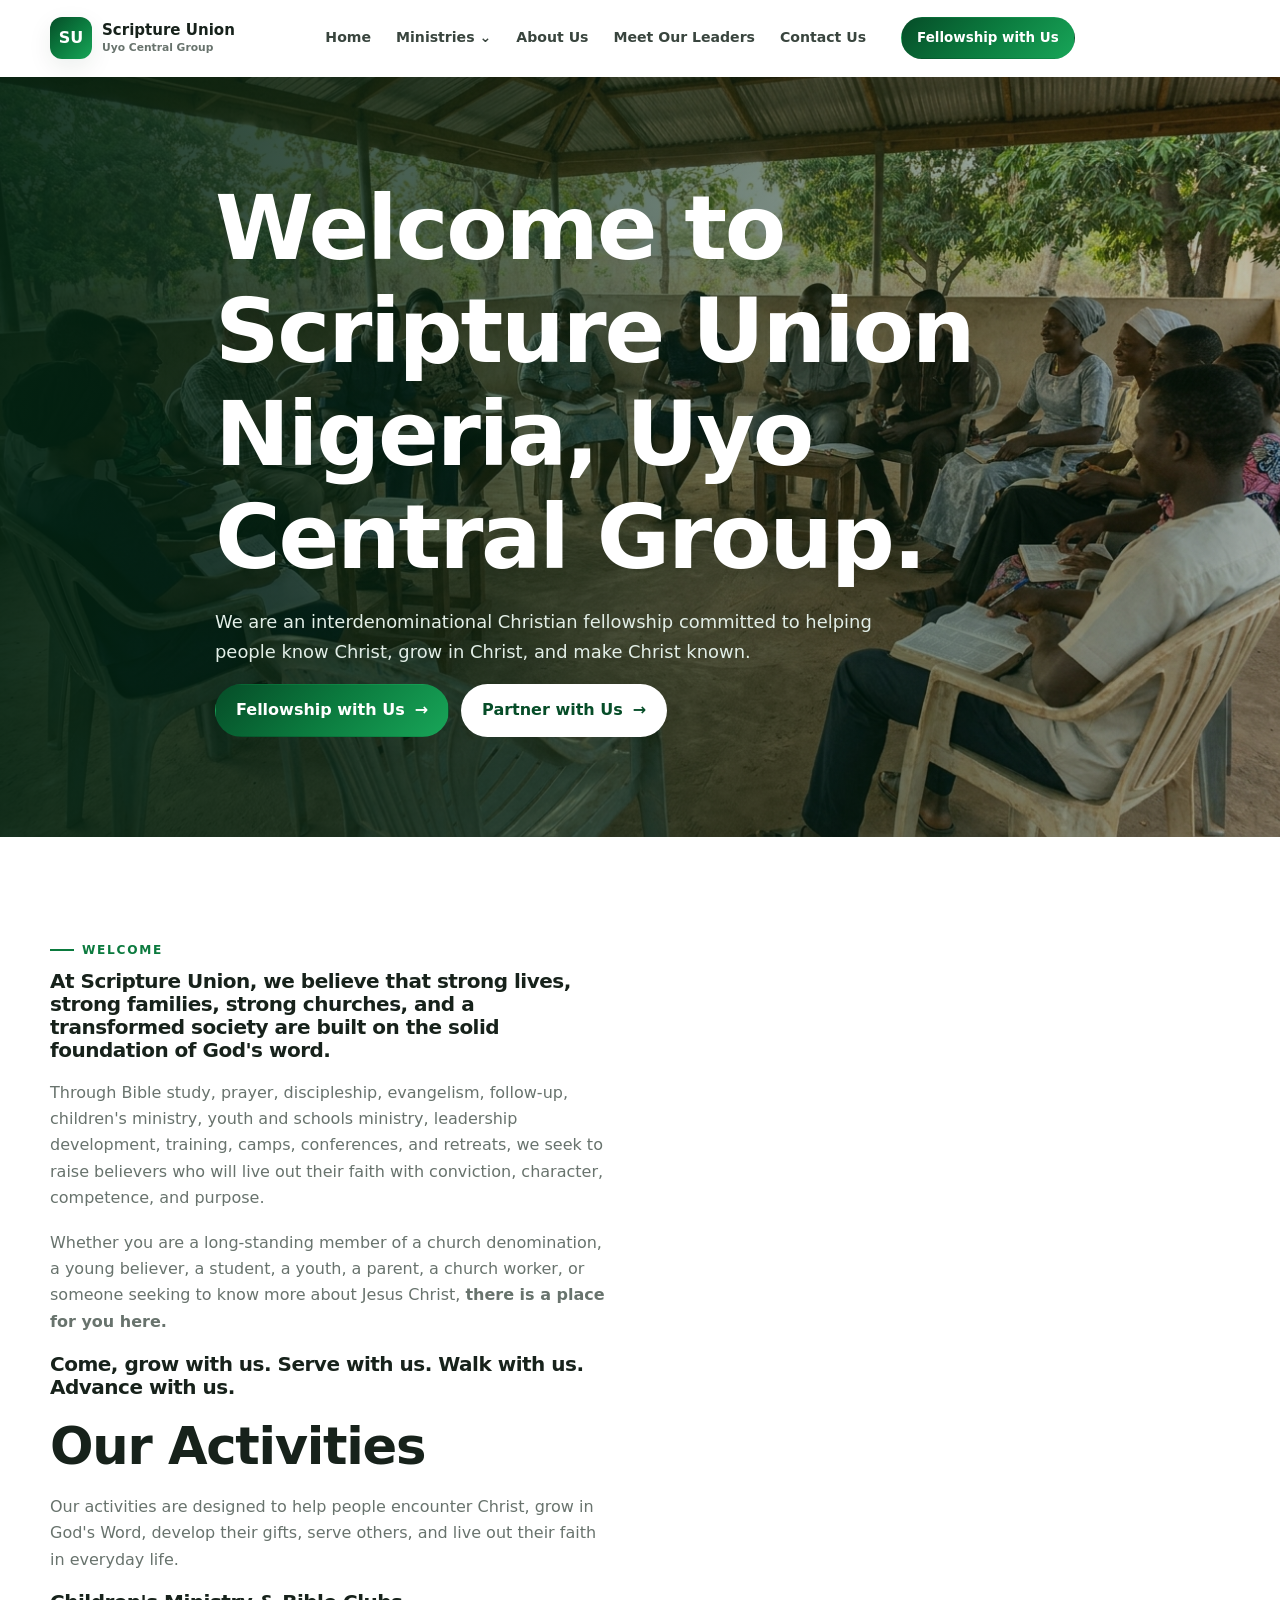
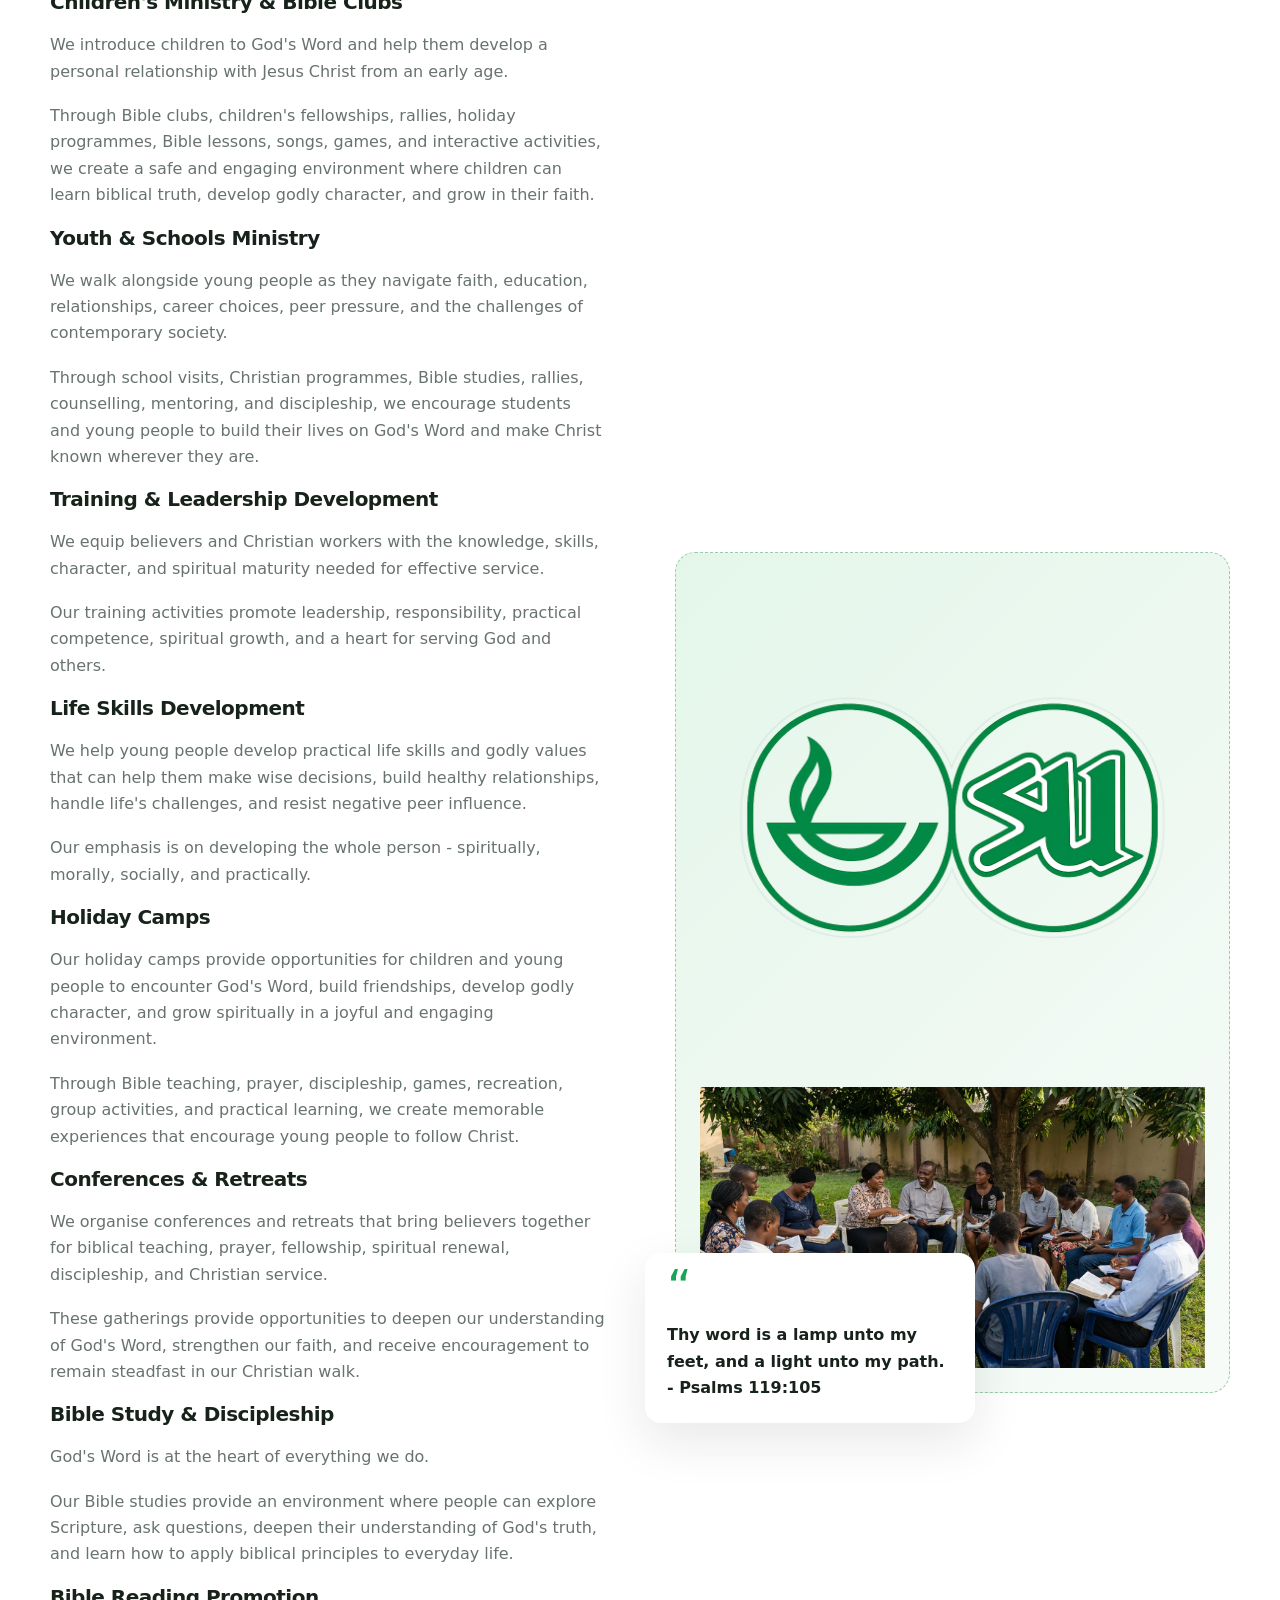
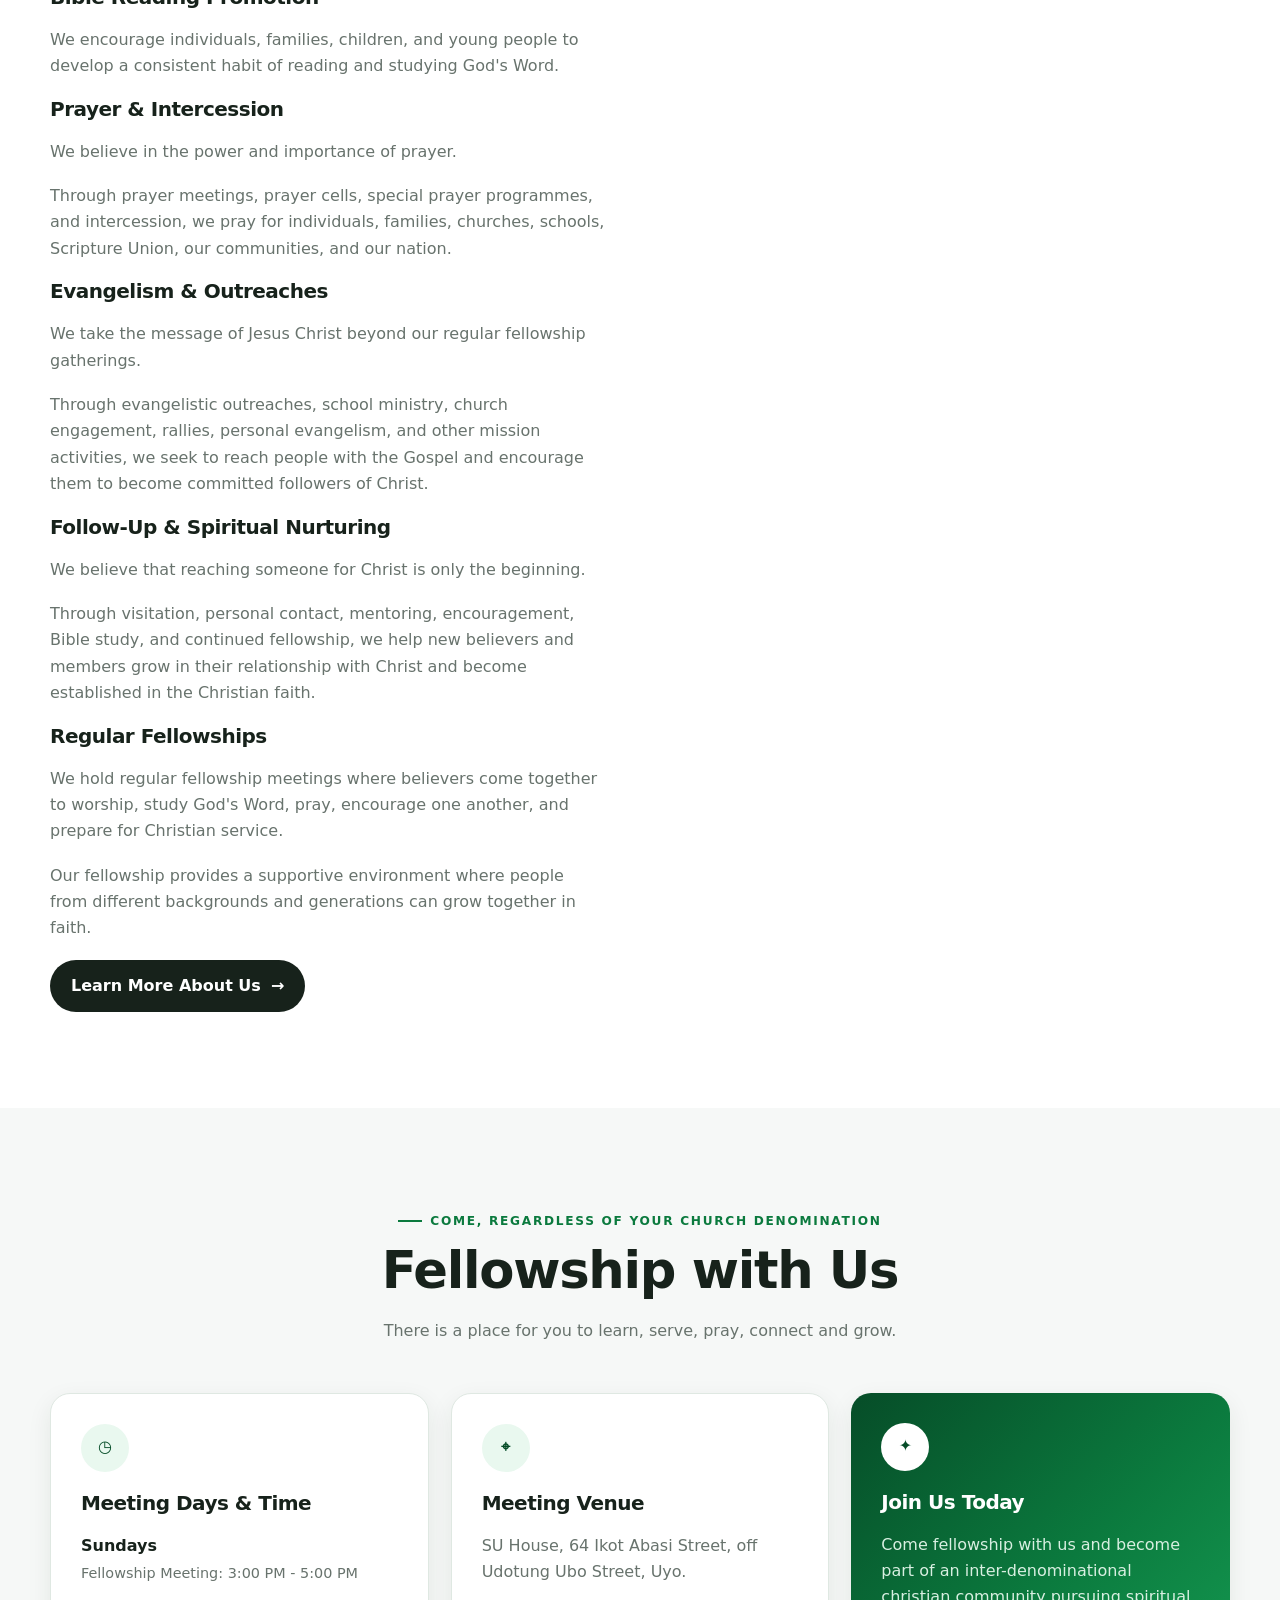
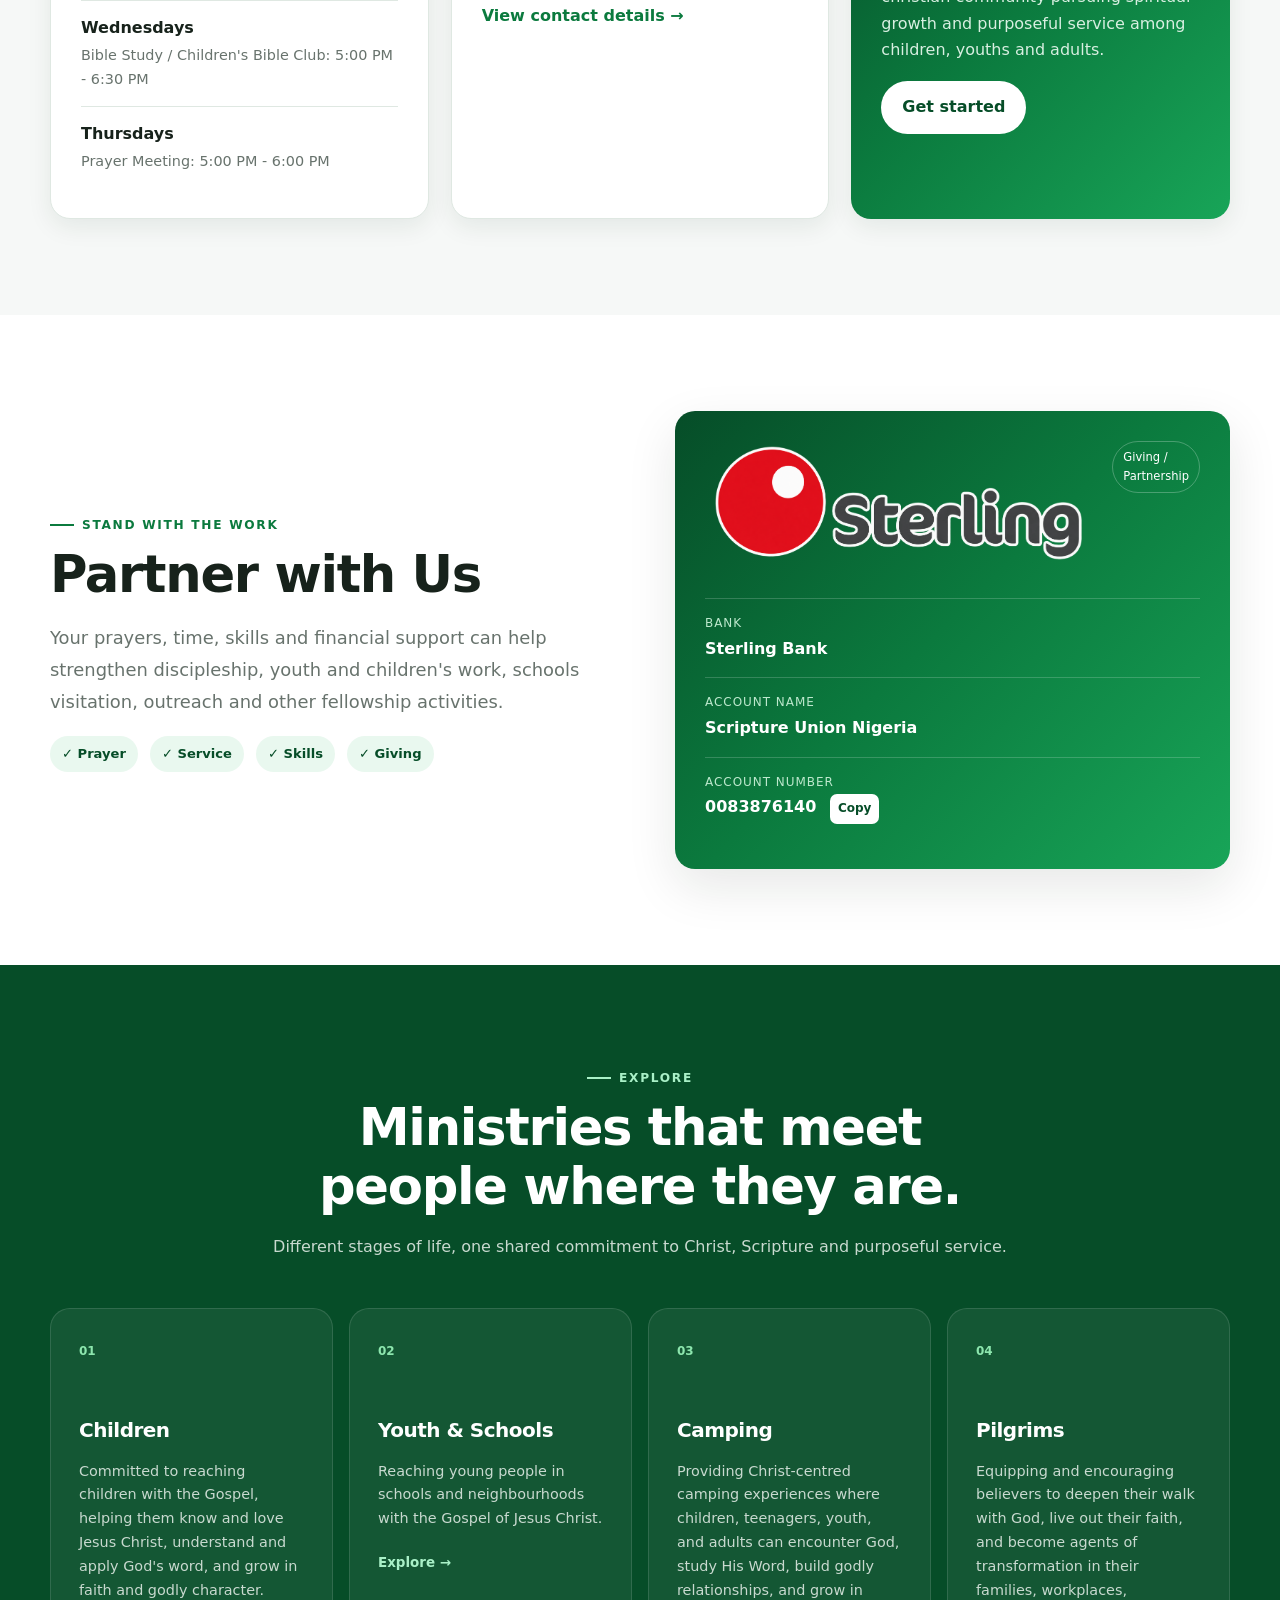
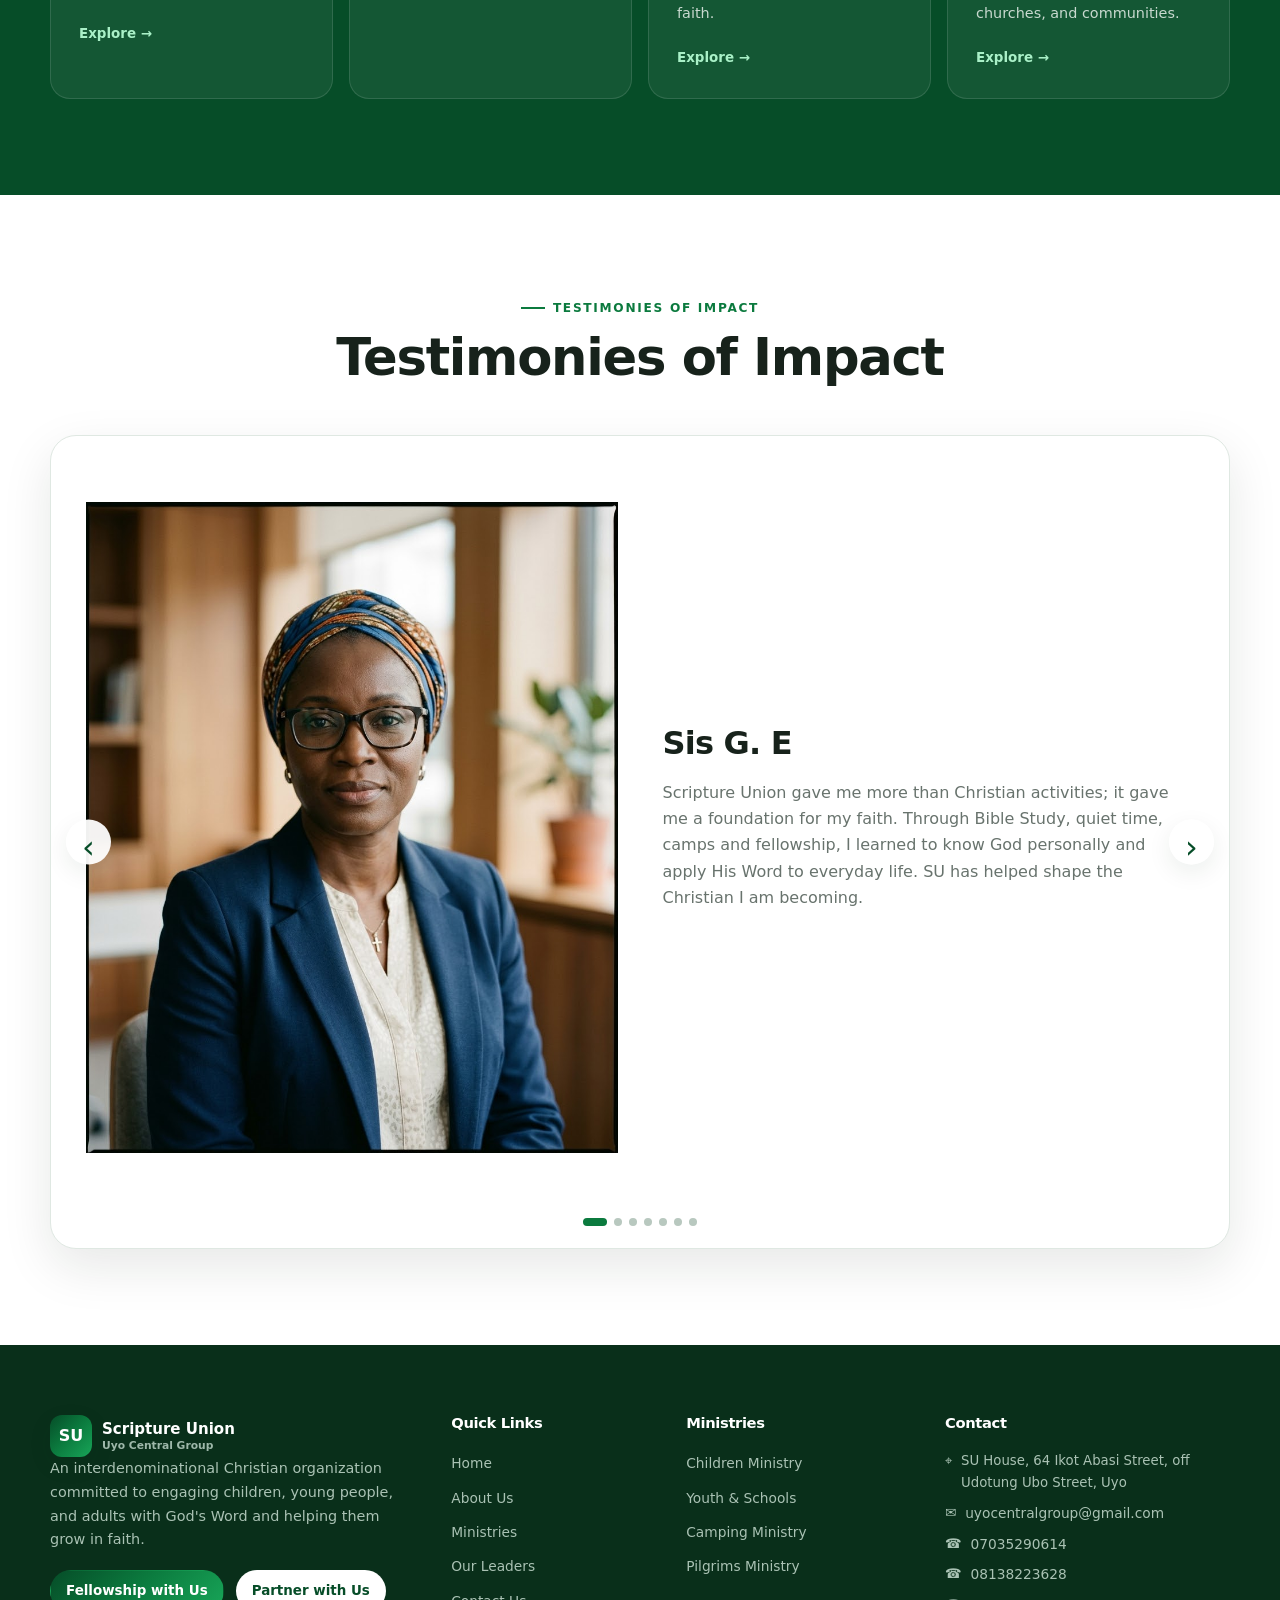
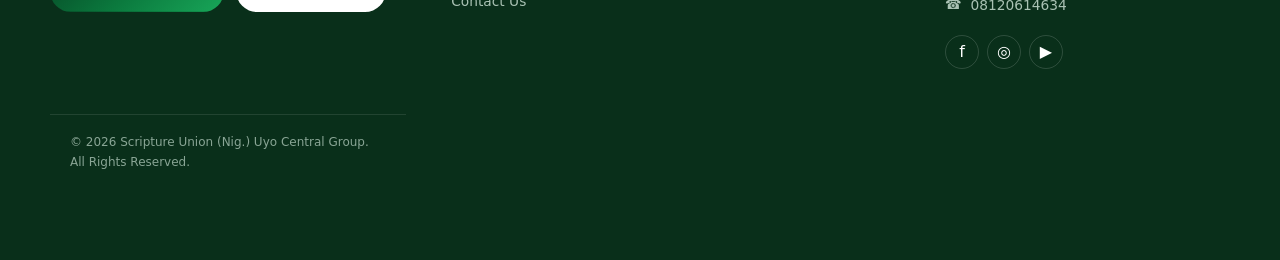
<file: index.html>
<!doctype html>
<html lang="en-NG">
<head>
  <meta charset="utf-8">
  <meta name="viewport" content="width=device-width, initial-scale=1">
  <title>Home | Scripture Union (Nig.) Uyo Central Group</title>
  <meta name="description" content="Welcome to Scripture Union (Nig.) Uyo Central Group - an interdenominational Christian organization committed to engaging children, young people, and adults with God's Word and helping them grow in faith.">
  <meta name="theme-color" content="#0b7a3e">
  <meta property="og:title" content="Home | Scripture Union (Nig.) Uyo Central Group">
  <meta property="og:description" content="Welcome to Scripture Union (Nig.) Uyo Central Group — a Bible-based, Christ-centred fellowship for spiritual growth, service and community.">
  <meta property="og:type" content="website">
  <link rel="stylesheet" href="css/style.css">
    <link rel="shortcut icon" href="./assets/icon.png" type="image/x-icon">
</head>
<body class="home-page">

<header class="site-header" id="site-header">
  <nav class="navbar container" aria-label="Main navigation">
    <a class="brand" href="index.html" aria-label="Scripture Union Uyo Central Group home">
      <span class="brand-mark" aria-hidden="true">SU</span>
      <span class="brand-text"><strong>Scripture Union</strong><small>Uyo Central Group</small></span>
    </a>
    <button class="menu-toggle" type="button" aria-expanded="false" aria-controls="primary-menu" aria-label="Open navigation menu">
      <span></span><span></span><span></span>
    </button>
    <div class="nav-panel" id="primary-menu">
      <ul class="nav-links">
        <li><a href="index.html">Home</a></li>
        <li class="has-dropdown">
          <button class="dropdown-toggle" type="button" aria-expanded="false">Ministries <span aria-hidden="true">⌄</span></button>
          <ul class="dropdown-menu">
            <li><a href="children-ministry.html">Children Ministry</a></li>
            <li><a href="youth-schools-ministry.html">Youth &amp; Schools Ministry</a></li>
            <li><a href="camping-ministry.html">Camping Ministry</a></li>
            <li><a href="pilgrims-ministry.html">Pilgrims Ministry</a></li>
          </ul>
        </li>
        <li><a href="about.html">About Us</a></li>
        <li><a href="leaders.html">Meet Our Leaders</a></li>
        <li><a href="contact.html">Contact Us</a></li>
      </ul>
      <div class="nav-actions">
        <a class="btn btn-primary btn-sm" href="index.html#fellowship">Fellowship with Us</a>
        <a class="btn btn-outline btn-sm" href="index.html#partner">Partner with Us</a>
      </div>
    </div>
  </nav>
</header>

<main>

<section class="hero hero-home">
  <div class="hero-bg" aria-hidden="true"></div>
  <div class="hero-overlay"></div>
  <div class="container hero-content reveal">
    <h1>Welcome to Scripture Union Nigeria, Uyo Central Group.</h1>
    <p>We are an interdenominational Christian fellowship committed to helping people know Christ, grow in Christ, and make Christ known.</p>
    <div class="hero-actions">
      <a class="btn btn-primary" href="#fellowship">Fellowship with Us <span>→</span></a>
      <a class="btn btn-light" href="#partner">Partner with Us <span>→</span></a>
    </div>
  </div>
  <div class="hero-scroll" aria-hidden="true"></div>
</section>

<section class="section intro-section">
  <div class="container two-col align-center">
    <div class="reveal-left">
      <span class="section-kicker">Welcome</span>
      <h3>At Scripture Union, we believe that strong lives, strong families, strong churches, and a transformed society are built on the solid foundation of God's word.</h3>
      <p>
                Through Bible study, prayer, discipleship, evangelism, follow-up,
                children's ministry, youth and schools ministry, leadership
                development, training, camps, conferences, and retreats, we seek
                to raise believers who will live out their faith with conviction,
                character, competence, and purpose.
            </p>

            <p>
                Whether you are a long-standing member of a church denomination,
                a young believer, a student, a youth, a parent, a church worker,
                or someone seeking to know more about Jesus Christ,
                <strong>there is a place for you here.</strong>
            </p>

             <h3>
                Come, grow with us. Serve with us. Walk with us.
                Advance with us.
            </h3>

             <h2>Our Activities</h2>

                <p>
                    Our activities are designed to help people encounter Christ,
                    grow in God's Word, develop their gifts, serve others, and
                    live out their faith in everyday life.
                </p>
            
                    <h3>Children's Ministry &amp; Bible Clubs</h3>

                    <p>
                        We introduce children to God's Word and help them develop
                        a personal relationship with Jesus Christ from an early age.
                    </p>

                    <p>
                        Through Bible clubs, children's fellowships, rallies,
                        holiday programmes, Bible lessons, songs, games, and
                        interactive activities, we create a safe and engaging
                        environment where children can learn biblical truth,
                        develop godly character, and grow in their faith.
                    </p>
                    <h3>Youth &amp; Schools Ministry</h3>

                    <p>
                        We walk alongside young people as they navigate faith,
                        education, relationships, career choices, peer pressure,
                        and the challenges of contemporary society.
                    </p>

                    <p>
                        Through school visits, Christian programmes, Bible studies,
                        rallies, counselling, mentoring, and discipleship, we
                        encourage students and young people to build their lives
                        on God's Word and make Christ known wherever they are.
                    </p>

                    
                    <h3>Training &amp; Leadership Development</h3>

                    <p>
                        We equip believers and Christian workers with the
                        knowledge, skills, character, and spiritual maturity
                        needed for effective service.
                    </p>
                    <p>
                        Our training activities promote leadership, responsibility, practical competence, spiritual
                        growth, and a heart for serving God and others.
                    </p>
                    <h3>Life Skills Development</h3>
                    <p>
                        We help young people develop practical life skills and
                        godly values that can help them make wise decisions,
                        build healthy relationships, handle life's challenges,
                        and resist negative peer influence.
                    </p>
                    <p>
                        Our emphasis is on developing the whole person -
                        spiritually, morally, socially, and practically.
                    </p>
                    <h3>Holiday Camps</h3>
                    <p>
                        Our holiday camps provide opportunities for children and
                        young people to encounter God's Word, build friendships,
                        develop godly character, and grow spiritually in a joyful
                        and engaging environment.
                    </p>
                    <p>
                        Through Bible teaching, prayer, discipleship, games,
                        recreation, group activities, and practical learning,
                        we create memorable experiences that encourage young
                        people to follow Christ.
                    </p>
                    <h3>Conferences &amp; Retreats</h3>
                    <p>
                        We organise conferences and retreats that bring believers
                        together for biblical teaching, prayer, fellowship,
                        spiritual renewal, discipleship, and Christian service.
                    </p>
                    <p>
                        These gatherings provide opportunities to deepen our
                        understanding of God's Word, strengthen our faith, and
                        receive encouragement to remain steadfast in our
                        Christian walk.
                    </p>
                     <h3>Bible Study &amp; Discipleship</h3>
                    <p>
                        God's Word is at the heart of everything we do.
                    </p>
                    <p>
                        Our Bible studies provide an environment where people
                        can explore Scripture, ask questions, deepen their
                        understanding of God's truth, and learn how to apply
                        biblical principles to everyday life.
                    </p>
                     <h3>Bible Reading Promotion</h3>
                    <p>
                        We encourage individuals, families, children, and young
                        people to develop a consistent habit of reading and
                        studying God's Word.
                    </p>
                    <h3>Prayer &amp; Intercession</h3>
                    <p>
                        We believe in the power and importance of prayer.
                    </p>
                    <p>
                        Through prayer meetings, prayer cells, special prayer
                        programmes, and intercession, we pray for individuals,
                        families, churches, schools, Scripture Union, our
                        communities, and our nation.
                    </p>
                    <h3>Evangelism &amp; Outreaches</h3>
                    <p>
                        We take the message of Jesus Christ beyond our regular
                        fellowship gatherings.
                    </p>
                    <p>
                        Through evangelistic outreaches, school ministry,
                        church engagement, rallies, personal evangelism,
                        and other mission activities, we seek to reach people
                        with the Gospel and encourage them to become committed
                        followers of Christ.
                    </p>
                    <h3>Follow-Up &amp; Spiritual Nurturing</h3>
                    <p>
                        We believe that reaching someone for Christ is only
                        the beginning.
                    </p>
                    <p>
                        Through visitation, personal contact, mentoring,
                        encouragement, Bible study, and continued fellowship,
                        we help new believers and members grow in their
                        relationship with Christ and become established in
                        the Christian faith.
                    </p>
             
                    <h3>Regular Fellowships</h3>
                    <p>
                        We hold regular fellowship meetings where believers
                        come together to worship, study God's Word, pray,
                        encourage one another, and prepare for Christian service.
                    </p>
                    <p>
                        Our fellowship provides a supportive environment where
                        people from different backgrounds and generations can
                        grow together in faith.
                    </p>

      <a class="btn btn-dark" href="about.html">Learn More About Us <span>→</span></a>
    </div>
    <div class="intro-card reveal-right">
      <div class="image-placeholder image-placeholder-large"> <img src="./images/hero/logoA.png" alt="logoA"> <img src="./images/hero/biblestudy.jpg" alt="Bible Study"> </div>
      <div class="quote-card"><span>“</span><p>Thy word is a lamp unto my feet, and a light unto my path. - Psalms 119:105 </p></div>
    </div>
  </div>
</section>

<section class="section section-soft" id="fellowship">
  <div class="container">
    <div class="section-heading centered reveal">
      <span class="section-kicker">Come, regardless of your church denomination</span>
      <h2>Fellowship with Us</h2>
      <p>There is a place for you to learn, serve, pray, connect and grow.</p>
    </div>
    <div class="info-grid">
      <article class="info-card reveal">
        <div class="icon-circle">◷</div><h3>Meeting Days &amp; Time</h3>
        <ul class="clean-list">
          <li><strong>Sundays</strong><span>Fellowship Meeting: 3:00 PM - 5:00 PM</span></li>
          <li><strong>Wednesdays</strong><span>Bible Study / Children's Bible Club: 5:00 PM - 6:30 PM</span></li>
          <li><strong>Thursdays</strong><span>Prayer Meeting: 5:00 PM - 6:00 PM</span></li>
        </ul>
      </article>
      <article class="info-card reveal">
        <div class="icon-circle">⌖</div><h3>Meeting Venue</h3>
        <p>SU House, 64 Ikot Abasi Street, off Udotung Ubo Street, Uyo.</p>
        <a class="text-link" href="contact.html">View contact details →</a>
      </article>
      <article class="info-card highlight-card reveal">
        <div class="icon-circle icon-white">✦</div><h3>Join Us Today</h3>
        <p>Come fellowship with us and become part of an inter-denominational christian community pursuing spiritual growth and purposeful service among children, youths and adults.</p>
        <a class="btn btn-light" href="contact.html">Get started</a>
      </article>
    </div>
  </div>
</section>

<section class="section" id="partner">
  <div class="container two-col align-center">
    <div class="reveal-left">
      <span class="section-kicker">Stand with the work</span>
      <h2>Partner with Us</h2>
      <p class="lead">Your prayers, time, skills and financial support can help strengthen discipleship, youth and children's work, schools visitation, outreach and other fellowship activities.</p>
      <div class="partner-points"><span>✓ Prayer</span><span>✓ Service</span><span>✓ Skills</span><span>✓ Giving</span></div>
    </div>
    <div class="bank-card reveal-right">
      <div class="bank-header"><div class="bank-logo"> <img src="./assets/sterlinglogo.png"
     alt="Sterling Bank" class="sterling-logo"> </small></div><span>Giving / Partnership</span></div>
      <dl>
        <div><dt>Bank</dt><dd>Sterling Bank</dd></div>
        <div><dt>Account Name</dt><dd>Scripture Union Nigeria</dd></div>
        <div><dt>Account Number</dt><dd><span id="account-number">0083876140</span> <button class="copy-btn" type="button" data-copy="0083876140">Copy</button></dd></div>
      </dl>
  </div>
</section>

<section class="section section-dark">
  <div class="container">
    <div class="section-heading centered reveal">
      <span class="section-kicker light">Explore</span><h2>Ministries that meet people where they are.</h2>
      <p>Different stages of life, one shared commitment to Christ, Scripture and purposeful service.</p>
    </div>
    <div class="mini-ministry-grid">
      <a class="mini-card reveal" href="children-ministry.html"><span>01</span><h3>Children</h3><p>Committed to reaching children with the Gospel, helping them know and love Jesus Christ, understand and apply God's word, and grow in faith and godly character.</p><b>Explore →</b></a>
      <a class="mini-card reveal" href="youth-schools-ministry.html"><span>02</span><h3>Youth &amp; Schools</h3><p>Reaching young people in schools and neighbourhoods with the Gospel of Jesus Christ.</p><b>Explore →</b></a>
      <a class="mini-card reveal" href="camping-ministry.html"><span>03</span><h3>Camping</h3><p>Providing Christ-centred camping experiences where children, teenagers, youth, and adults can encounter God, study His Word, build godly relationships, and grow in faith.</p><b>Explore →</b></a>
      <a class="mini-card reveal" href="pilgrims-ministry.html"><span>04</span><h3>Pilgrims</h3><p>Equipping and encouraging believers to deepen their walk with God, live out their faith, and become agents of transformation in their families, workplaces, churches, and communities.</p><b>Explore →</b></a>
    </div>
  </div>
</section>

<section class="section impact-section">
  <div class="container">
    <div class="section-heading centered reveal">
      <span class="section-kicker">Testimonies of impact</span><h2>Testimonies of Impact</h2>
    </div>
    <div class="carousel reveal" data-carousel>
      <div class="carousel-track">
        <article class="impact-slide"><div class="image-placeholde"><span> </span><small><img src="./images/impact-stories/impact1Glory.jpg" alt=""></small></div><div><h3> Sis G. E</h3><p>Scripture Union gave me more than Christian activities; it gave me a foundation for my faith. Through Bible Study, quiet time, camps and fellowship, I learned to know God personally and apply His Word to everyday life. SU has helped shape the Christian I am becoming.</p></div></article>

        <article class="impact-slide"><div class="image-placeholde"><span> </span><small><img src="./images/impact-stories/impact2estherita.jpg" alt="EstherIta"></small></div><div><h3>Sis Esther Ita</h3><p>Scripture Union has been a major instrument of God's mercy in my life. Since my first SU camp in July 2006, Bible Studies, camps, fellowship, and God's Word have nurtured my faith and taught me to pray and walk closely with Christ.<br> Through SUCF and the leadership responsibilities, entrusted to me, I have also learned patience, sacrifice, empathy, resilience, and accountability.<br> Above all, Scripture Union taught me that Christianity is not merely about church attendance or knowing Bible verses, but about a living relationship with Jesus Christ. I am deeply grateful for everyone God has used to lead me to Christ and help me grow in Him. My greatest desire is to remain faithful to Christ until the end and spend eternity with Him.</p></div></article>

        <article class="impact-slide"><div class="image-placeholde"> <small><img src="./images/impact-stories/impact3Peter.jpg" alt="PeterSolomon"></small></div><div><h3>Bro P. S </h3><p>Before Scripture Union, my understanding of Christianity was largely about going to church. SU helped me discover the joy of studying God's Word, praying, sharing my faith and walking with Christ daily. The lessons and relationships I gained through SU continue to guide me today.</p></div></article>

        <article class="impact-slide"><div class="image-placeholde"> <small><img src="./images/impact-stories/impact4Obot.jpg" alt="obotlivingstone"></small></div><div><h3>Bro O. L </h3><p>Scripture Union became a family where I found people who encouraged me, prayed with me and challenged me to grow. Through fellowship and follow-up studies, I discovered that following Christ is easier when we walk together. SU has strengthened both my faith and my commitment to serve God.</p></div></article>

        <article class="impact-slide"><div class="image-placeholde"> <small><img src="./images/impact-stories/impact5Patricia.jpg" alt="patukpong"></small></div><div><h3>Sis P. U </h3><p>Scripture Union gave me opportunities to serve long before I fully understood the value of leadership. Through different responsibilities, I learned humility, accountability, sacrifice and servant leadership. SU prepared me not only for ministry but for life.</p></div></article>

        <article class="impact-slide"><div class="image-placeholde"> <small><img src="./images/impact-stories/impact6ProfJoy.jpg" alt="joyanwana"></small></div><div><h3>Dr. J. A</h3><p>One of the greatest gifts Scripture Union gave me is a love for God's Word. Bible Studies and personal quiet time taught me to search the Scriptures, ask questions and allow God's Word to shape my decisions. SU helped transform the Bible from a book I read into a Word I live by.</p></div></article>

        <article class="impact-slide"><div class="image-placeholde"> <small><img src="./images/impact-stories/impact7EngrUbong.jpg" alt=""></small></div><div><h3>Engr. U. M </h3><p>Scripture Union taught me that Christian faith should go beyond the fellowship meeting. Through schools work, evangelism, outreach, prayer and practical service, I learned to represent Christ wherever I am. The values I received in SU continue to influence my choices, relationships and desire to make a difference for Christ.</p></div></article>
      </div>
      <button class="carousel-btn prev" type="button" aria-label="Previous impact story">‹</button>
      <button class="carousel-btn next" type="button" aria-label="Next impact story">›</button>
      <div class="carousel-dots" aria-label="Impact story navigation"></div>
    </div>
  </div>
</section>

</main>

<footer class="site-footer">
  <div class="container footer-grid">
    <div class="footer-about">
      <a class="brand brand-footer" href="index.html">
        <span class="brand-mark" aria-hidden="true">SU</span>
        <span class="brand-text"><strong>Scripture Union</strong><small>Uyo Central Group</small></span>
      </a>
      <p>An interdenominational Christian organization committed to engaging children, young people, and adults with God's Word and helping them grow in faith.</p>
      <div class="footer-actions">
        <a class="btn btn-primary btn-sm" href="index.html#fellowship">Fellowship with Us</a>
        <a class="btn btn-light btn-sm" href="index.html#partner">Partner with Us</a>
      </div>
    </div>
    <div>
      <h3>Quick Links</h3>
      <ul class="footer-links">
        <li><a href="index.html">Home</a></li><li><a href="about.html">About Us</a></li>
        <li><a href="ministries.html">Ministries</a></li><li><a href="leaders.html">Our Leaders</a></li>
        <li><a href="contact.html">Contact Us</a></li>
      </ul>
    </div>
    <div>
      <h3>Ministries</h3>
      <ul class="footer-links">
        <li><a href="children-ministry.html">Children Ministry</a></li>
        <li><a href="youth-schools-ministry.html">Youth &amp; Schools</a></li>
        <li><a href="camping-ministry.html">Camping Ministry</a></li>
        <li><a href="pilgrims-ministry.html">Pilgrims Ministry</a></li>
      </ul>
    </div>
    <div>
      <h3>Contact</h3>
      <ul class="footer-contact">
        <li><span aria-hidden="true">⌖</span> SU House, 64 Ikot Abasi Street, off Udotung Ubo Street, Uyo</li>
        <li><span aria-hidden="true">✉</span> <a href="mailto:uyocentralgroup@gmail.com">uyocentralgroup@gmail.com</a></li>
        <li><span aria-hidden="true">☎</span> <a href="tel:07035290614">07035290614</a></li>
        <li><span aria-hidden="true">☎</span> <a href="tel:08138223628">08138223628</a></li>
        <li><span aria-hidden="true">☎</span> <a href="tel:08120614634">08120614634</a></li>
      </ul>
<div class="social-links" aria-label="Social media links">
  <a href="https://fb.me/SUCentralGroup" target="_blank" rel="noopener noreferrer" aria-label="Facebook">f</a>
  <a href="https://fb.me/SUCentralGroup" target="_blank" rel="noopener noreferrer" aria-label="Instagram">◎</a>
  <a href="https://youtube.com/@sunigeria?si=aLF_Bhg58W1Huy8t" target="_blank" rel="noopener noreferrer" aria-label="YouTube">▶</a>
</div>
  </div>
  <div class="footer-bottom">
    <div class="container"><p>&copy; <span id="current-year">2026</span> Scripture Union (Nig.) Uyo Central Group. All Rights Reserved.</p> </div>
  </div>
</footer>
<div class="toast" id="toast" role="status" aria-live="polite"></div>

<script src="js/script.js" defer></script>
</body>
</html>
</file>
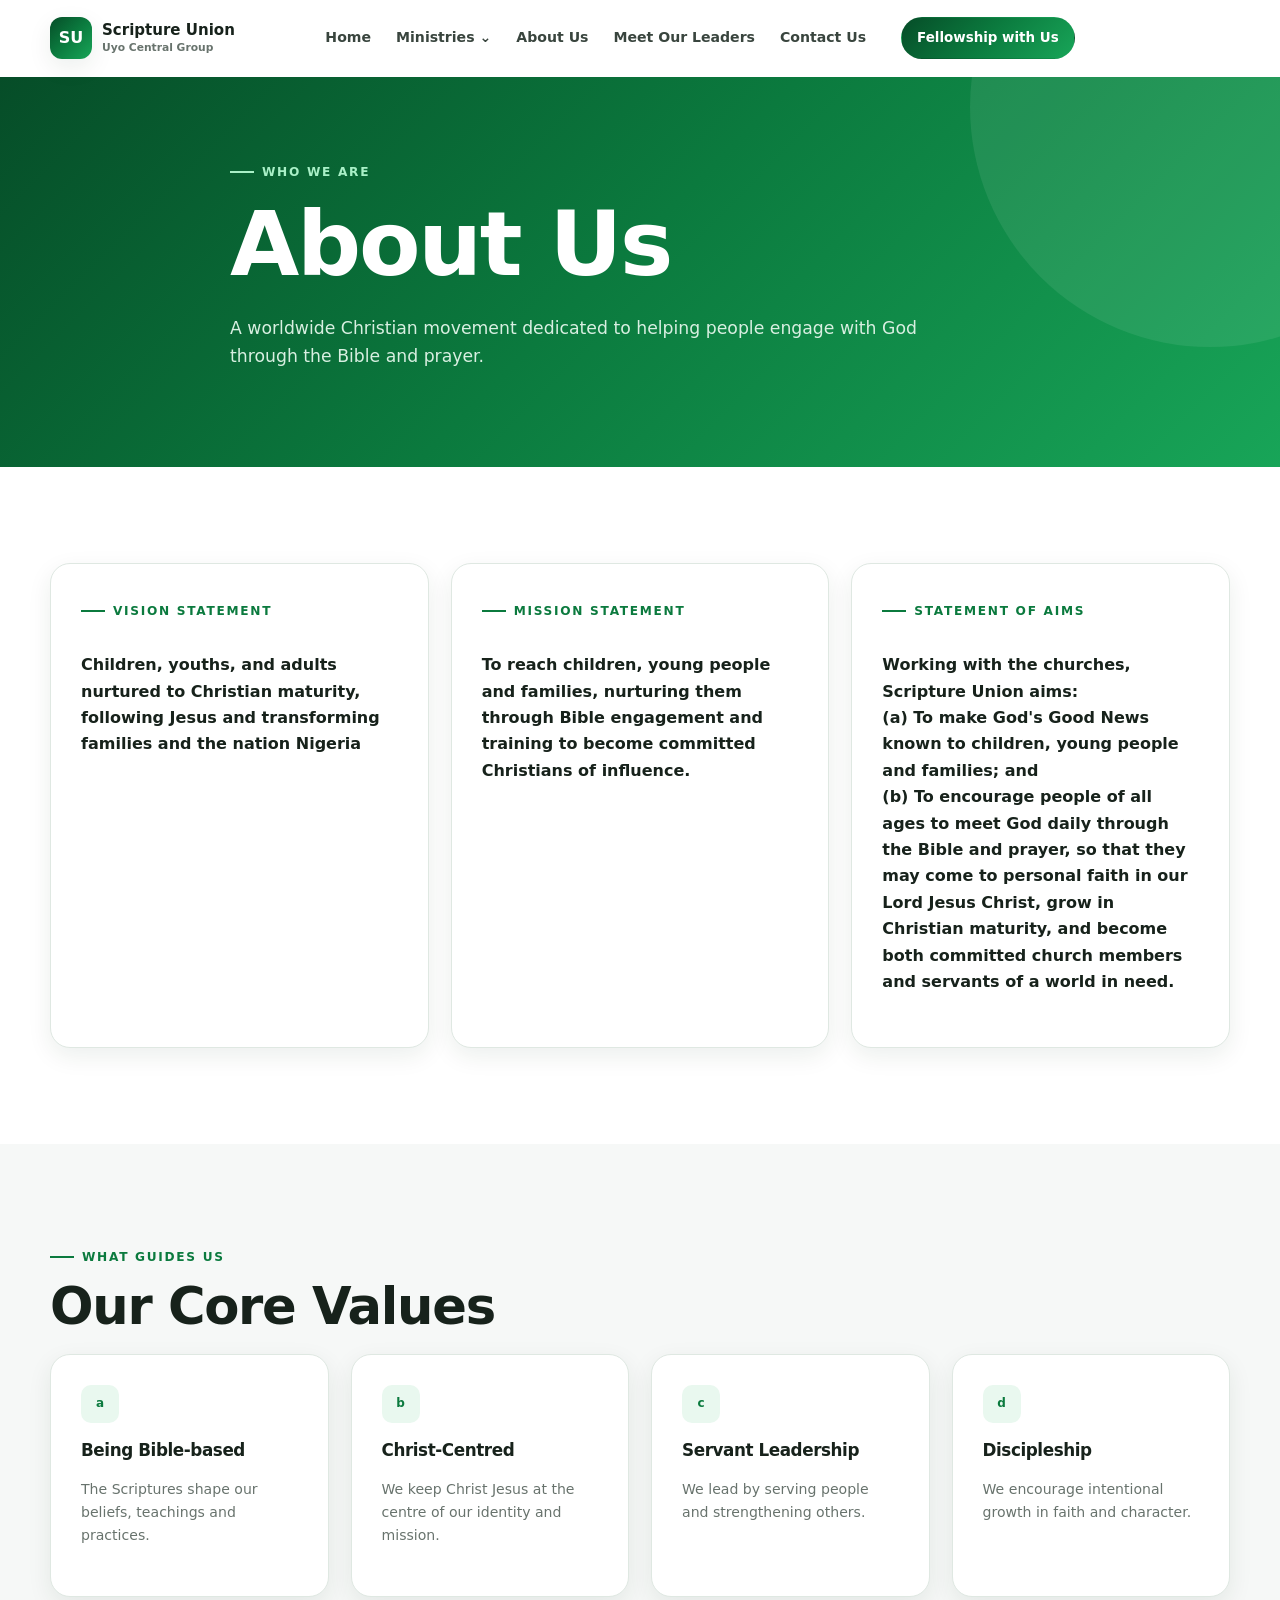
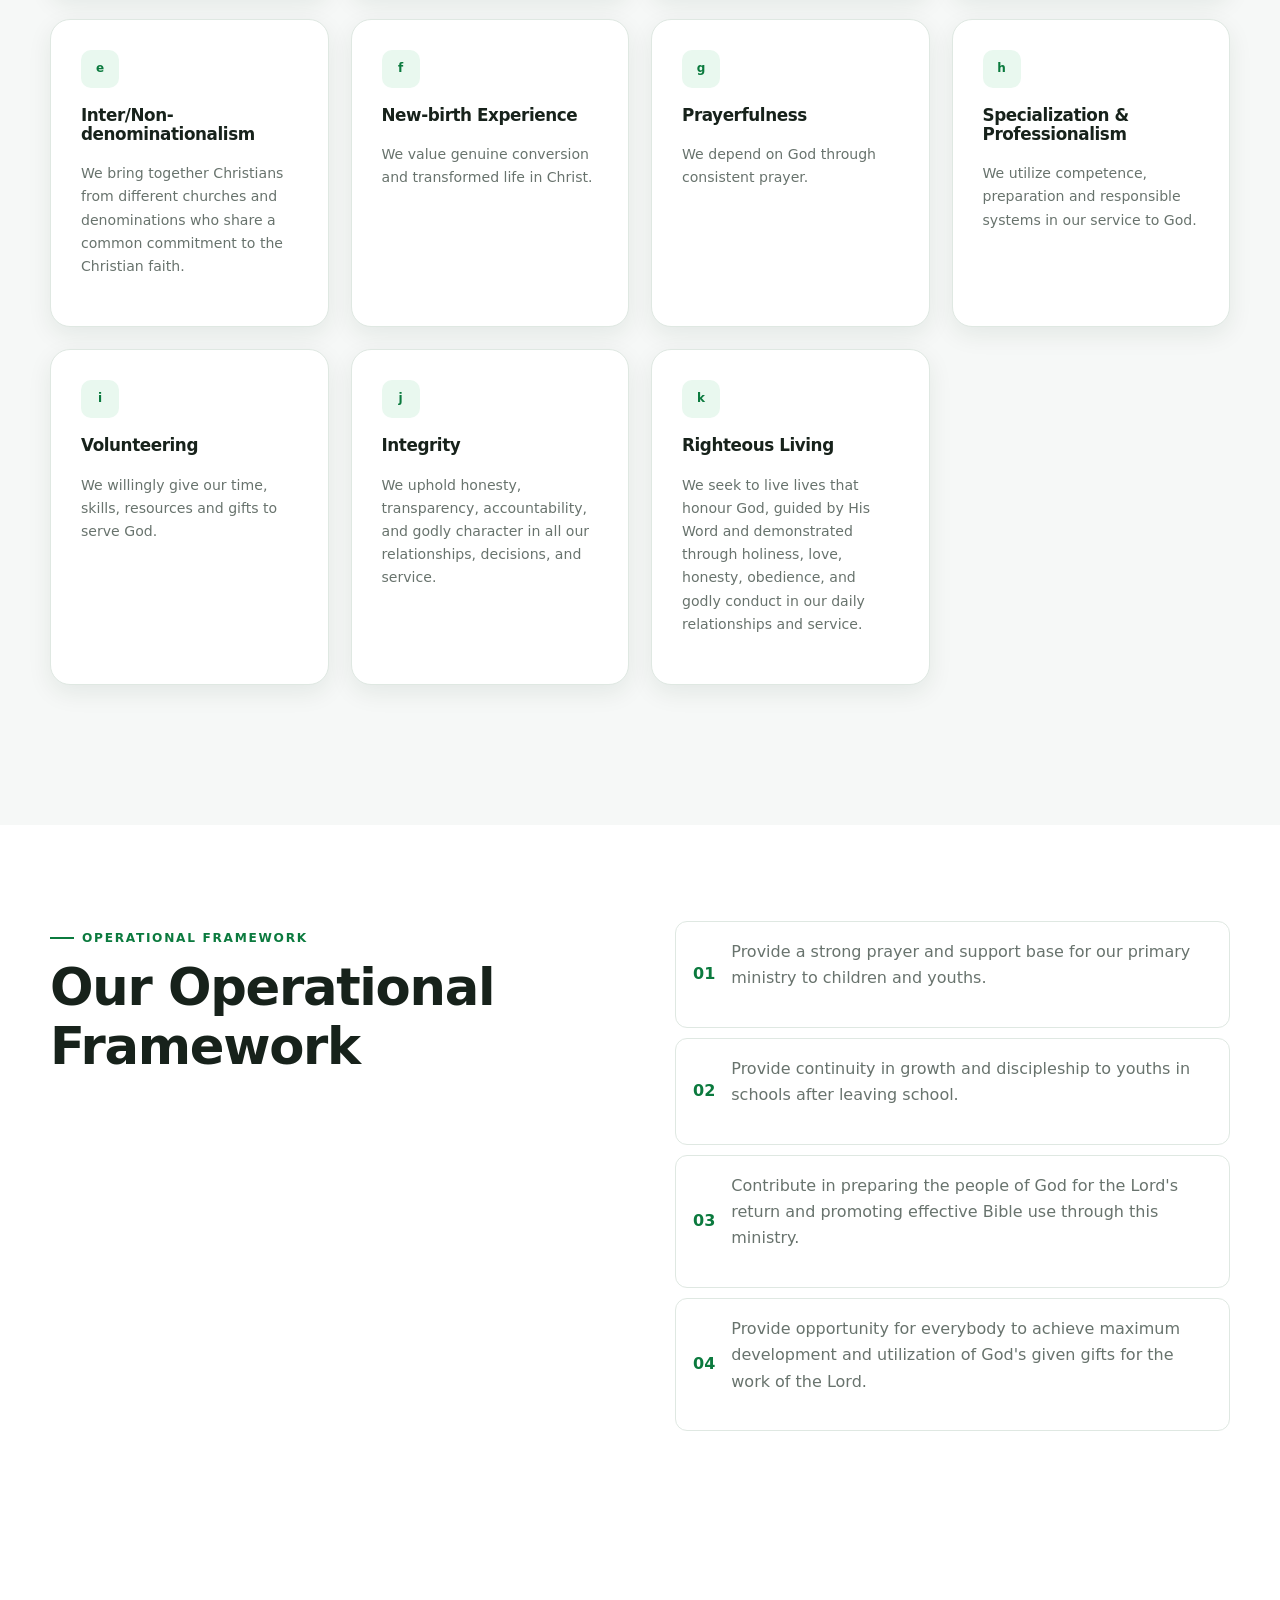
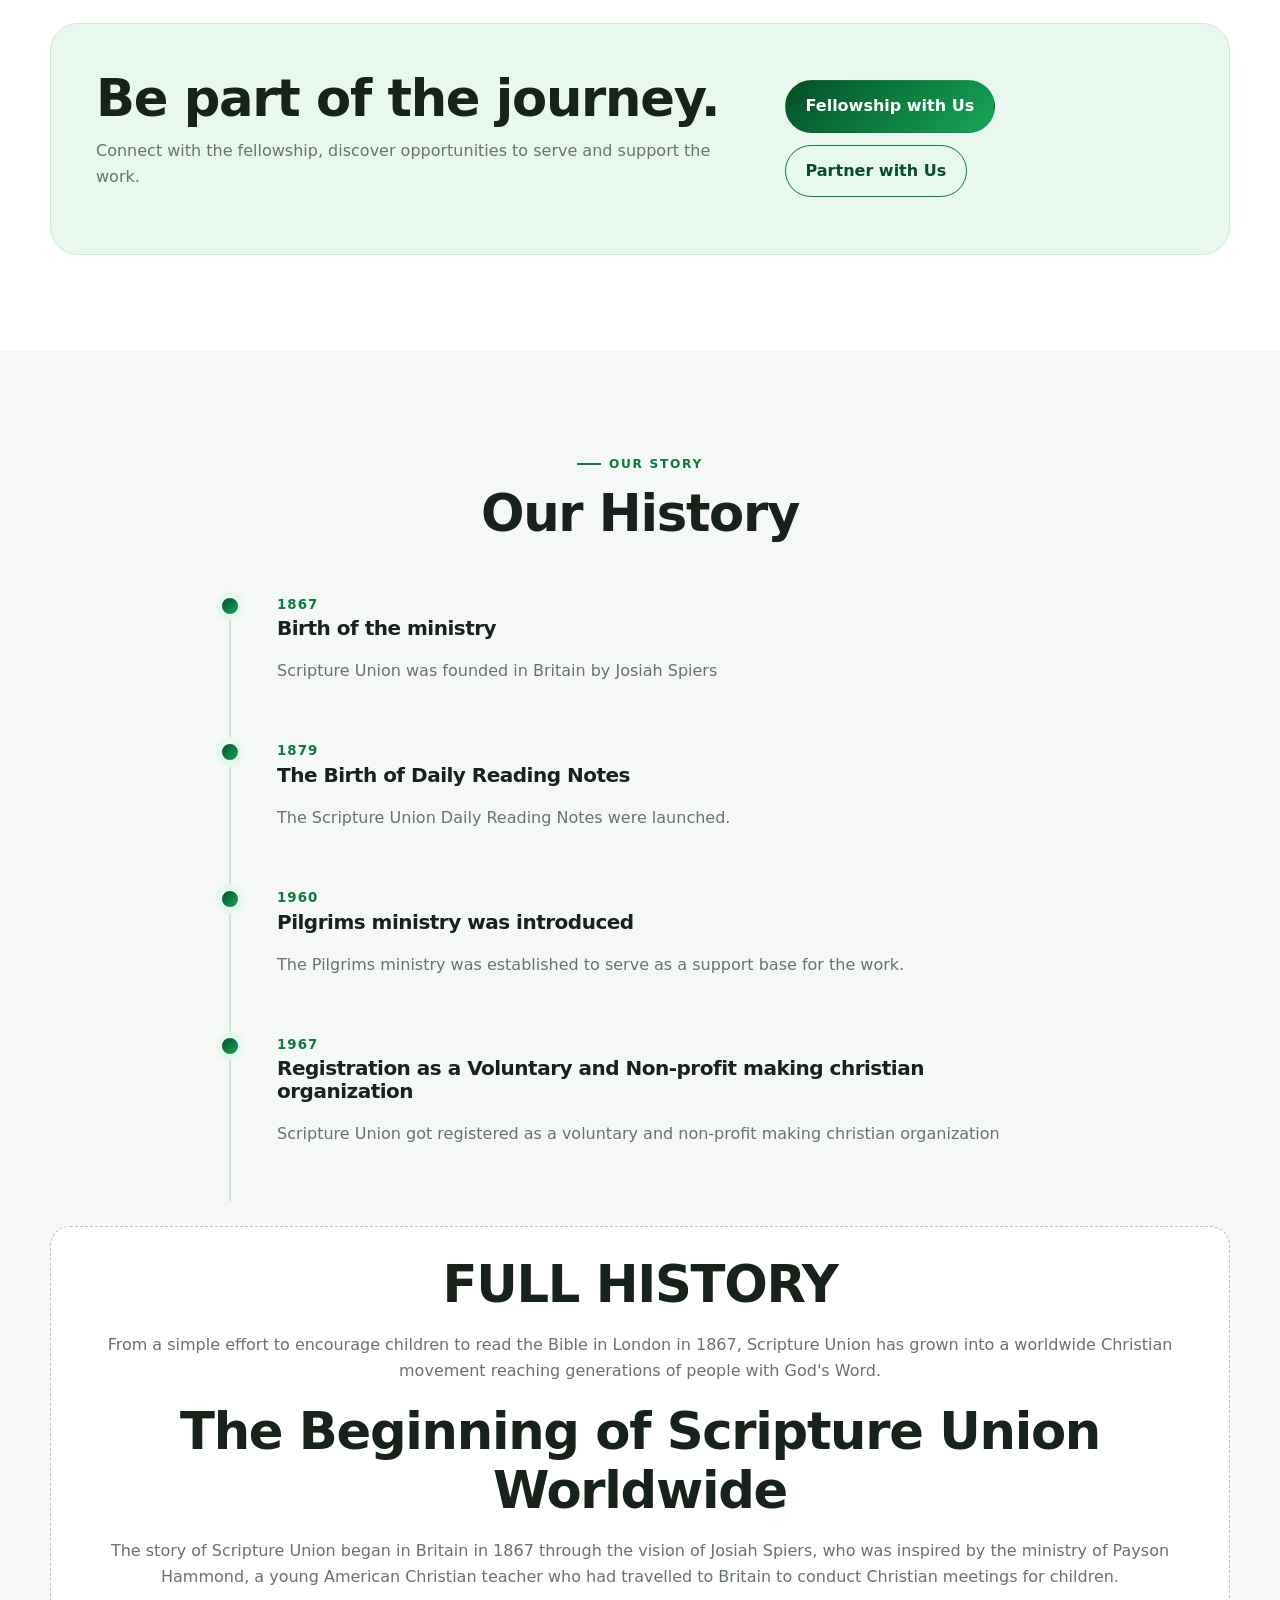
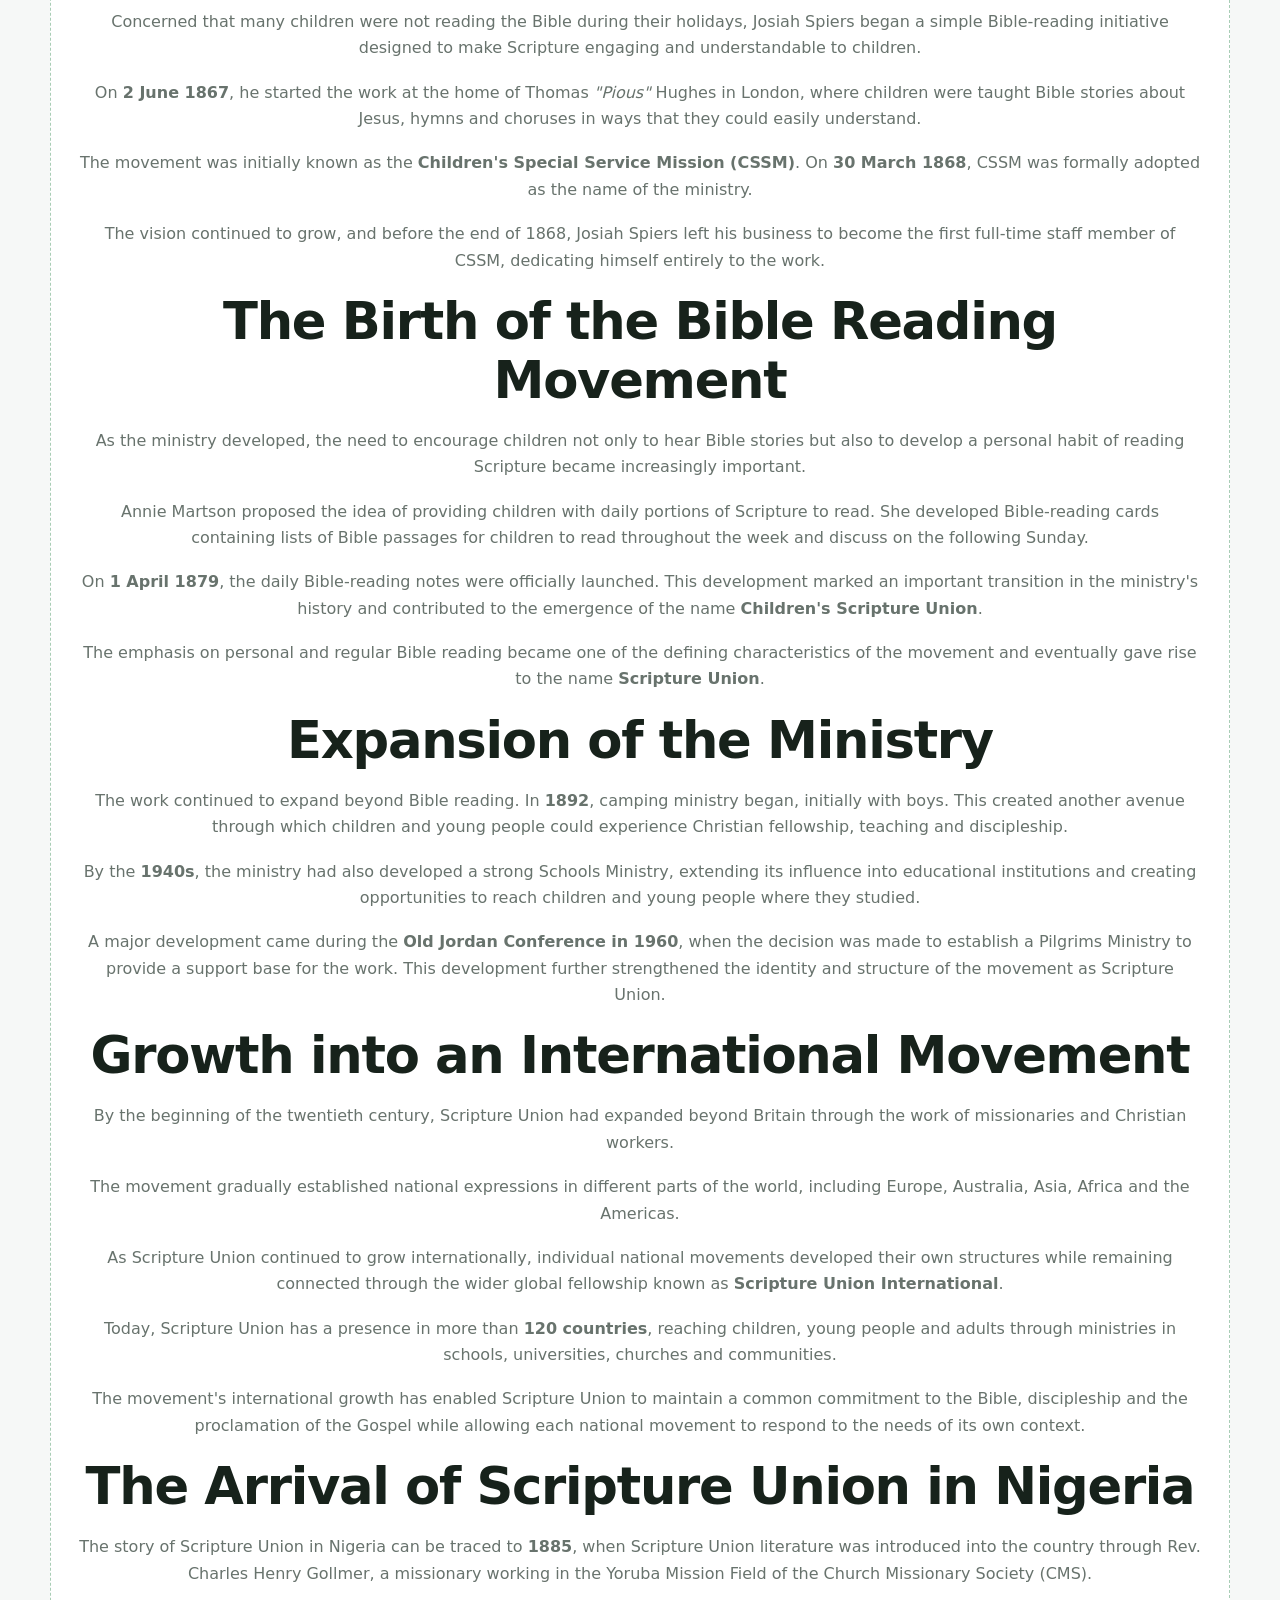
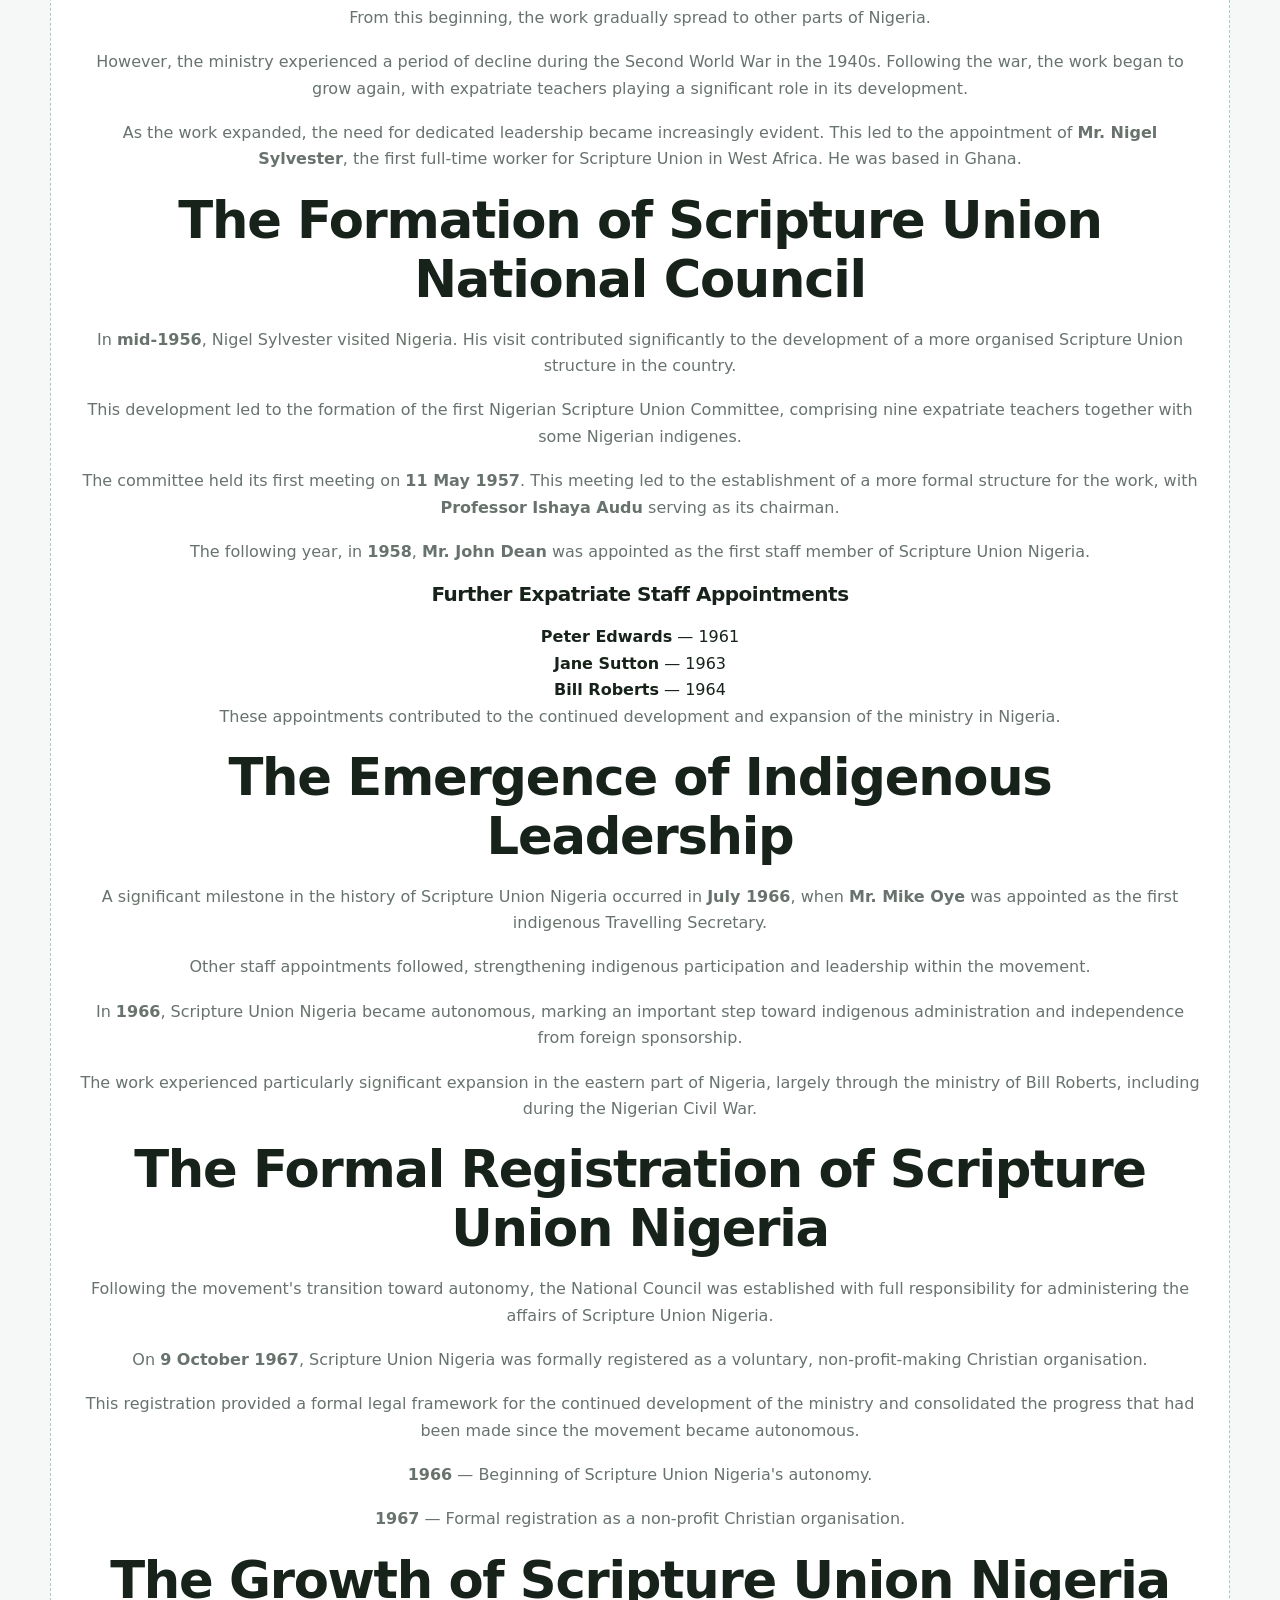
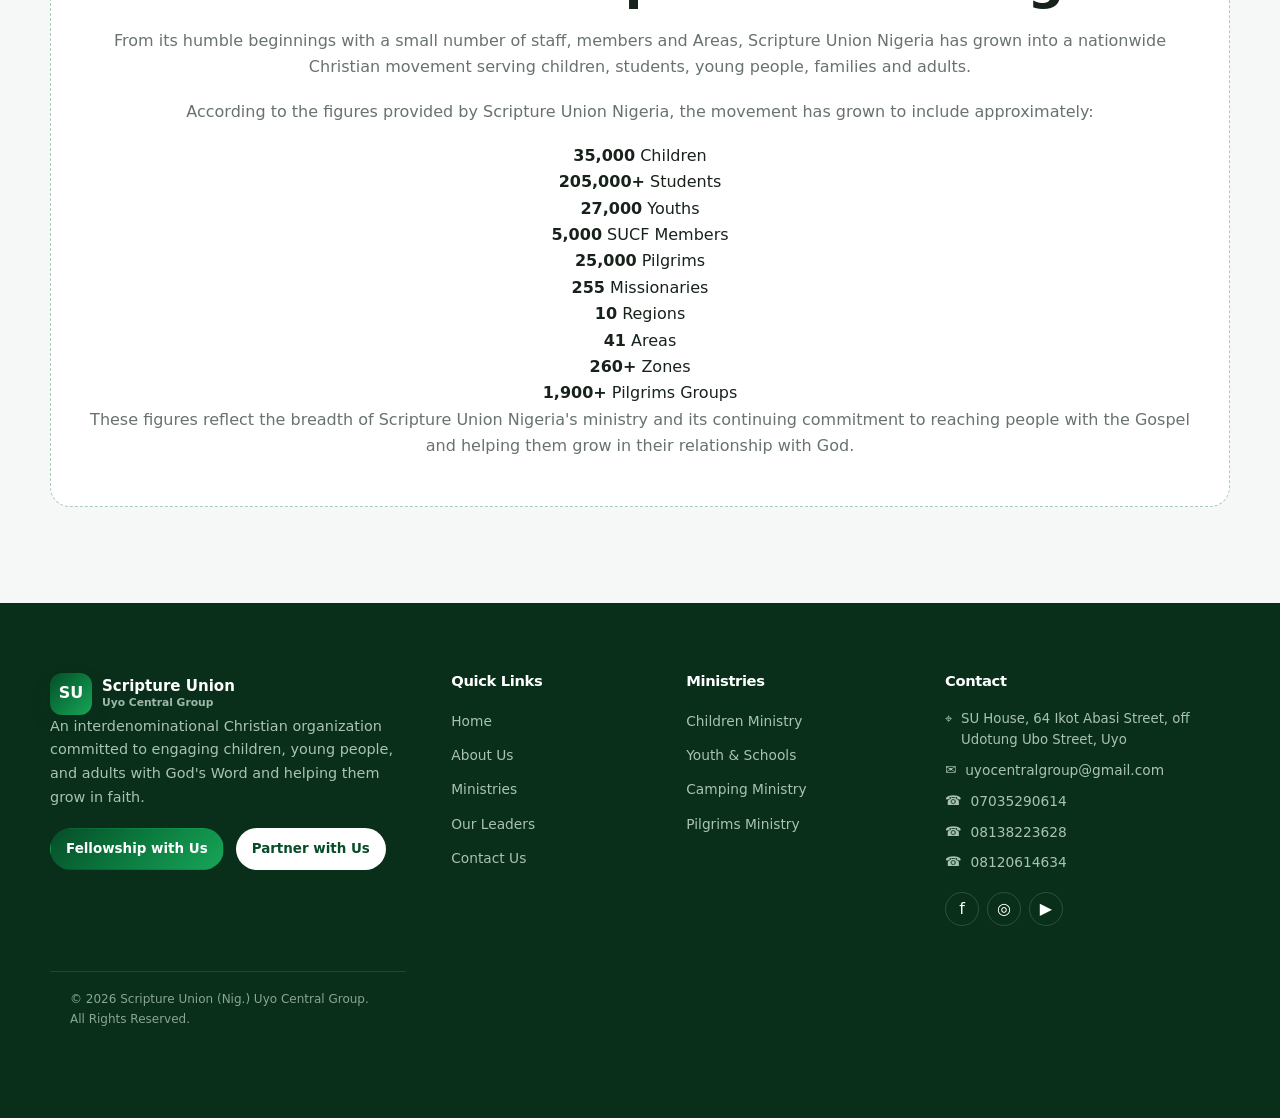
<file: about.html>
<!doctype html>
<html lang="en-NG">
<head>
  <meta charset="utf-8">
  <meta name="viewport" content="width=device-width, initial-scale=1">
  <title>About Us | Scripture Union (Nig.) Uyo Central Group</title>
  <meta name="description" content="Learn about the vision, mission, values, operational principles and history of Scripture Union Uyo Central Group.">
  <meta name="theme-color" content="#0b7a3e">
  <meta property="og:title" content="About Us | Scripture Union (Nig.) Uyo Central Group">
  <meta property="og:description" content="Learn about the vision, mission, values, operational principles and history of Scripture Union Uyo Central Group.">
  <meta property="og:type" content="website">
  <link rel="stylesheet" href="css/style.css">
</head>
<body class="">

<header class="site-header" id="site-header">
  <nav class="navbar container" aria-label="Main navigation">
    <a class="brand" href="index.html" aria-label="Scripture Union Uyo Central Group home">
      <span class="brand-mark" aria-hidden="true">SU</span>
      <span class="brand-text"><strong>Scripture Union</strong><small>Uyo Central Group</small></span>
    </a>
    <button class="menu-toggle" type="button" aria-expanded="false" aria-controls="primary-menu" aria-label="Open navigation menu">
      <span></span><span></span><span></span>
    </button>
    <div class="nav-panel" id="primary-menu">
      <ul class="nav-links">
        <li><a href="index.html">Home</a></li>
        <li class="has-dropdown">
          <button class="dropdown-toggle" type="button" aria-expanded="false">Ministries <span aria-hidden="true">⌄</span></button>
          <ul class="dropdown-menu">
            <li><a href="children-ministry.html">Children Ministry</a></li>
            <li><a href="youth-schools-ministry.html">Youth &amp; Schools Ministry</a></li>
            <li><a href="camping-ministry.html">Camping Ministry</a></li>
            <li><a href="pilgrims-ministry.html">Pilgrims Ministry</a></li>
          </ul>
        </li>
        <li><a href="about.html">About Us</a></li>
        <li><a href="leaders.html">Meet Our Leaders</a></li>
        <li><a href="contact.html">Contact Us</a></li>
      </ul>
      <div class="nav-actions">
        <a class="btn btn-primary btn-sm" href="index.html#fellowship">Fellowship with Us</a>
        <a class="btn btn-outline btn-sm" href="index.html#partner">Partner with Us</a>
      </div>
    </div>
  </nav>
</header>
<main>
<section class="page-hero"><div class="container page-hero-content reveal"><span class="section-kicker light">Who we are</span><h1>About Us</h1><p>A worldwide Christian movement dedicated to helping people engage with God through the Bible and prayer.</p></div></section>

<section class="section"><div class="container statement-grid">
  <article class="statement-card reveal"><span class="section-kicker">Vision Statement</span><h4>Children, youths, and adults nurtured to Christian maturity, following Jesus and transforming families and the nation Nigeria</h4> </article>

  <article class="statement-card reveal"><span class="section-kicker">Mission Statement</span><h4>To reach children, young people and families, nurturing them through Bible engagement and training to become committed Christians of influence.</h4> </article>

  <article class="statement-card reveal"><span class="section-kicker">Statement of Aims</span><h4>Working with the churches, Scripture Union aims:
    <br>
    (a) To make God's Good News known to children, young people and families; and
    <br>
    (b) To encourage people of all ages to meet God daily through the Bible and prayer, so that they may come to personal faith in our Lord Jesus Christ, grow in Christian maturity, and become both committed church members and servants of a world in need. </h4> </article>
</div></section>

<section class="section section-soft"><div class="container"><div class="section-heading reveal"><span class="section-kicker">What guides us</span><h2>Our Core Values</h2>
  <div class="values-grid">

  <article class="value-card reveal"><b>a</b><h3>Being Bible-based</h3><p> The Scriptures shape our beliefs, teachings and practices.</p></article>
  <article class="value-card reveal"><b>b</b><h3>Christ-Centred</h3><p> We keep Christ Jesus at the centre of our identity and mission.</p></article>

  <article class="value-card reveal"><b>c</b><h3>Servant Leadership</h3><p> We lead by serving people and strengthening others.</p></article>

  <article class="value-card reveal"><b>d</b><h3>Discipleship</h3><p> We encourage intentional growth in faith and character.</p></article>

  <article class="value-card reveal"><b>e</b><h3>Inter/Non-denominationalism</h3><p> We bring together Christians from different churches and denominations who share a common commitment to the Christian faith.</p></article>

  <article class="value-card reveal"><b>f</b><h3>New-birth Experience</h3><p> We value genuine conversion and transformed life in Christ.</p></article>

  <article class="value-card reveal"><b>g</b><h3>Prayerfulness</h3><p> We depend on God through consistent prayer.</p></article>

  <article class="value-card reveal"><b>h</b><h3>Specialization &amp; Professionalism</h3><p>We utilize competence, preparation and responsible systems in our service to God.</p></article>

  <article class="value-card reveal"><b>i</b><h3>Volunteering</h3><p> We willingly give our time, skills, resources and gifts to serve God.</p></article>

  <article class="value-card reveal"><b>j</b><h3>Integrity</h3><p> We uphold honesty, transparency, accountability, and godly character in all our relationships, decisions, and service.</p></article>

  <article class="value-card reveal"><b>k</b><h3>Righteous Living</h3><p>We seek to live lives that honour God, guided by His Word and demonstrated through holiness, love, honesty, obedience, and godly conduct in our daily relationships and service.</p></article>

</div></div></section>
<section class="section"><div class="container two-col"><div class="reveal-left"><span class="section-kicker"> Operational Framework</span><h2>Our Operational Framework </h2> </div><div class="principles-list reveal-right"><div><span>01</span><p>Provide a strong prayer and support base for our primary ministry to children and youths.</p></div><div><span>02</span><p>Provide continuity in growth and discipleship to youths in schools after leaving school.</p></div><div><span>03</span><p>Contribute in preparing the people of God for the Lord's return and promoting effective Bible use through this ministry.</p></div><div><span>04</span><p> Provide opportunity for everybody to achieve maximum development and utilization of God's given gifts for the work of the Lord.</p></div></div></div></section>

<section class="section"><div class="container cta-band reveal"><div><h2>Be part of the journey.</h2><p>Connect with the fellowship, discover opportunities to serve and support the work.</p></div><div class="hero-actions"><a class="btn btn-primary" href="index.html#fellowship">Fellowship with Us</a><a class="btn btn-outline-dark" href="index.html#partner">Partner with Us</a></div></div></section>

<section class="section section-soft"><div class="container"><div class="section-heading centered reveal"><span class="section-kicker">Our story</span><h2>Our History</h2>
</div><div class="timeline">

  <article class="timeline-item reveal"><span class="timeline-dot"></span><div><small>1867</small><h3>Birth of the ministry</h3><p>Scripture Union was founded in Britain by Josiah Spiers</p></div></article>
  <article class="timeline-item reveal"><span class="timeline-dot"></span><div><small>1879</small><h3>The Birth of Daily Reading Notes</h3><p> The Scripture Union Daily Reading Notes were launched.</p></div></article>

  <article class="timeline-item reveal"><span class="timeline-dot"></span><div><small>1960</small><h3>Pilgrims ministry was introduced</h3><p>The Pilgrims ministry was established to serve as a support base for the work.</p></div></article>
  
  <article class="timeline-item reveal"><span class="timeline-dot"></span><div><small>1967</small><h3>Registration as a Voluntary and Non-profit making christian organization</h3><p>Scripture Union got registered as a voluntary and non-profit making christian organization </p></div></article>
</div><div class="history-placeholder reveal">
 <h2> FULL HISTORY</h2>
  <p>From a simple effort to encourage children to read the Bible in London in 1867, Scripture Union has grown into a worldwide Christian movement reaching generations of people with God's Word.</p>

        <h2>The Beginning of Scripture Union Worldwide</h2>

        <p>The story of Scripture Union began in Britain in 1867 through the vision of Josiah Spiers, who was inspired by the ministry of Payson Hammond, a young American Christian teacher who had travelled to Britain to conduct Christian meetings for children.</p>

        <p>Concerned that many children were not reading the Bible during their holidays, Josiah Spiers began a simple Bible-reading initiative designed to make Scripture engaging and understandable to children.</p>

        <p>On <strong>2 June 1867</strong>, he started the work at the home of Thomas <em>"Pious"</em> Hughes in London, where children were taught Bible stories about Jesus, hymns and choruses in ways that they could easily understand.</p>

        <p>The movement was initially known as the <strong>Children's Special Service Mission (CSSM)</strong>. On <strong>30 March 1868</strong>, CSSM was formally adopted as the name of the ministry.</p>

        <p>The vision continued to grow, and before the end of 1868, Josiah Spiers left his business to become the first full-time staff member of CSSM, dedicating himself entirely to the work.</p>

        <h2>The Birth of the Bible Reading Movement</h2>

        <p>As the ministry developed, the need to encourage children not only to hear Bible stories but also to develop a personal habit of reading Scripture became increasingly important.</p>

        <p>Annie Martson proposed the idea of providing children with daily portions of Scripture to read. She developed Bible-reading cards containing lists of Bible passages for children to read throughout the week and discuss on the following Sunday.</p>

        <p>On <strong>1 April 1879</strong>, the daily Bible-reading notes were officially launched. This development marked an important transition in the ministry's history and contributed to the emergence of the name <strong>Children's Scripture Union</strong>.</p>

        <p>The emphasis on personal and regular Bible reading became one of the defining characteristics of the movement and eventually gave rise to the name <strong>Scripture Union</strong>.</p>

        <h2>Expansion of the Ministry</h2>

        <p>The work continued to expand beyond Bible reading. In <strong>1892</strong>, camping ministry began, initially with boys. This created another avenue through which children and young people could experience Christian fellowship, teaching and discipleship.</p>

        <p>By the <strong>1940s</strong>, the ministry had also developed a strong Schools Ministry, extending its influence into educational institutions and creating opportunities to reach children and young people where they studied.</p>

        <p>A major development came during the <strong>Old Jordan Conference in 1960</strong>, when the decision was made to establish a Pilgrims Ministry to provide a support base for the work. This development further strengthened the identity and structure of the movement as Scripture Union.</p>

        <h2>Growth into an International Movement</h2>

        <p>By the beginning of the twentieth century, Scripture Union had expanded beyond Britain through the work of missionaries and Christian workers.</p>

        <p>The movement gradually established national expressions in different parts of the world, including Europe, Australia, Asia, Africa and the Americas.</p>

        <p>As Scripture Union continued to grow internationally, individual national movements developed their own structures while remaining connected through the wider global fellowship known as <strong>Scripture Union International</strong>.</p>

        <p>Today, Scripture Union has a presence in more than <strong>120 countries</strong>, reaching children, young people and adults through ministries in schools, universities, churches and communities.</p>

        <p>The movement's international growth has enabled Scripture Union to maintain a common commitment to the Bible, discipleship and the proclamation of the Gospel while allowing each national movement to respond to the needs of its own context.</p>

        <h2>The Arrival of Scripture Union in Nigeria</h2>

        <p>The story of Scripture Union in Nigeria can be traced to <strong>1885</strong>, when Scripture Union literature was introduced into the country through Rev. Charles Henry Gollmer, a missionary working in the Yoruba Mission Field of the Church Missionary Society (CMS).</p>

        <p>From this beginning, the work gradually spread to other parts of Nigeria.</p>

        <p>However, the ministry experienced a period of decline during the Second World War in the 1940s. Following the war, the work began to grow again, with expatriate teachers playing a significant role in its development.</p>

        <p>As the work expanded, the need for dedicated leadership became increasingly evident. This led to the appointment of <strong>Mr. Nigel Sylvester</strong>, the first full-time worker for Scripture Union in West Africa. He was based in Ghana.</p>

        <h2>The Formation of Scripture Union National Council</h2>

        <p>In <strong>mid-1956</strong>, Nigel Sylvester visited Nigeria. His visit contributed significantly to the development of a more organised Scripture Union structure in the country.</p>

        <p>This development led to the formation of the first Nigerian Scripture Union Committee, comprising nine expatriate teachers together with some Nigerian indigenes.</p>

        <p>The committee held its first meeting on <strong>11 May 1957</strong>. This meeting led to the establishment of a more formal structure for the work, with <strong>Professor Ishaya Audu</strong> serving as its chairman.</p>

        <p>The following year, in <strong>1958</strong>, <strong>Mr. John Dean</strong> was appointed as the first staff member of Scripture Union Nigeria.</p>

        <h3>Further Expatriate Staff Appointments</h3>
                <strong>Peter Edwards</strong> — 1961
                <br>
                <strong>Jane Sutton</strong> — 1963
                <br>
                <strong>Bill Roberts</strong> — 1964

        <p>These appointments contributed to the continued development and expansion of the ministry in Nigeria.</p>

        <h2>The Emergence of Indigenous Leadership</h2>

        <p>A significant milestone in the history of Scripture Union Nigeria occurred in <strong>July 1966</strong>, when <strong>Mr. Mike Oye</strong> was appointed as the first indigenous Travelling Secretary.</p>

        <p>Other staff appointments followed, strengthening indigenous participation and leadership within the movement.</p>

        <p>In <strong>1966</strong>, Scripture Union Nigeria became autonomous, marking an important step toward indigenous administration and independence from foreign sponsorship.</p>
        <p>The work experienced particularly significant expansion in the eastern part of Nigeria, largely through the ministry of Bill Roberts, including during the Nigerian Civil War.</p>
        <h2>The Formal Registration of Scripture Union Nigeria</h2>

        <p>Following the movement's transition toward autonomy, the National Council was established with full responsibility for administering the affairs of Scripture Union Nigeria.</p>

        <p>On <strong>9 October 1967</strong>, Scripture Union Nigeria was formally registered as a voluntary, non-profit-making Christian organisation.</p>

        <p>This registration provided a formal legal framework for the continued development of the ministry and consolidated the progress that had been made since the movement became autonomous.</p>
        
        <div class="history-highlight">
            <p><strong>1966</strong> — Beginning of Scripture Union Nigeria's autonomy.</p>

            <p><strong>1967</strong> — Formal registration as a non-profit Christian organisation.</p>

        </div>

        <h2>The Growth of Scripture Union Nigeria</h2>

        <p>From its humble beginnings with a small number of staff, members and Areas, Scripture Union Nigeria has grown into a nationwide Christian movement serving children, students, young people, families and adults.</p>

        <p>According to the figures provided by Scripture Union Nigeria, the movement has grown to include approximately:</p>

        <div class="growth-grid">
            <div class="growth-card">
                <strong>35,000</strong>
                <span>Children</span>
            </div>

            <div class="growth-card">
                <strong>205,000+</strong>
                <span>Students</span>
            </div>

            <div class="growth-card">
                <strong>27,000</strong>
                <span>Youths</span>
            </div>

            <div class="growth-card">
                <strong>5,000</strong>
                <span>SUCF Members</span>
            </div>

            <div class="growth-card">
                <strong>25,000</strong>
                <span>Pilgrims</span>
            </div>

            <div class="growth-card">
                <strong>255</strong>
                <span>Missionaries</span>
            </div>

            <div class="growth-card">
                <strong>10</strong>
                <span>Regions</span>
            </div>

            <div class="growth-card">
                <strong>41</strong>
                <span>Areas</span>
            </div>

            <div class="growth-card">
                <strong>260+</strong>
                <span>Zones</span>
            </div>

            <div class="growth-card">
                <strong>1,900+</strong>
                <span>Pilgrims Groups</span>
            </div>
        </div>
        <p>These figures reflect the breadth of Scripture Union Nigeria's ministry and its continuing commitment to reaching people with the Gospel and helping them grow in their relationship with God.</p>
    </section>
<footer class="site-footer">
  <div class="container footer-grid">
    <div class="footer-about">
      <a class="brand brand-footer" href="index.html">
        <span class="brand-mark" aria-hidden="true">SU</span>
        <span class="brand-text"><strong>Scripture Union</strong><small>Uyo Central Group</small></span>
      </a>
      <p>An interdenominational Christian organization committed to engaging children, young people, and adults with God's Word and helping them grow in faith.</p>
      <div class="footer-actions">
        <a class="btn btn-primary btn-sm" href="index.html#fellowship">Fellowship with Us</a>
        <a class="btn btn-light btn-sm" href="index.html#partner">Partner with Us</a>
      </div>
    </div>
    <div>
      <h3>Quick Links</h3>
      <ul class="footer-links">
        <li><a href="index.html">Home</a></li><li><a href="about.html">About Us</a></li>
        <li><a href="ministries.html">Ministries</a></li><li><a href="leaders.html">Our Leaders</a></li>
        <li><a href="contact.html">Contact Us</a></li>
      </ul>
    </div>
    <div>
      <h3>Ministries</h3>
      <ul class="footer-links">
        <li><a href="children-ministry.html">Children Ministry</a></li>
        <li><a href="youth-schools-ministry.html">Youth &amp; Schools</a></li>
        <li><a href="camping-ministry.html">Camping Ministry</a></li>
        <li><a href="pilgrims-ministry.html">Pilgrims Ministry</a></li>
      </ul>
    </div>
    <div>
      <h3>Contact</h3>
      <ul class="footer-contact">
        <li><span aria-hidden="true">⌖</span> SU House, 64 Ikot Abasi Street, off Udotung Ubo Street, Uyo</li>
        <li><span aria-hidden="true">✉</span> <a href="mailto:uyocentralgroup@gmail.com">uyocentralgroup@gmail.com</a></li>
        <li><span aria-hidden="true">☎</span> <a href="tel:07035290614">07035290614</a></li>
        <li><span aria-hidden="true">☎</span> <a href="tel:08138223628">08138223628</a></li>
        <li><span aria-hidden="true">☎</span> <a href="tel:08120614634">08120614634</a></li>
      </ul>
      <div class="social-links" aria-label="Social media links">
  <a href="https://fb.me/SUCentralGroup" target="_blank" rel="noopener noreferrer" aria-label="Facebook">f</a>
  <a href="https://fb.me/SUCentralGroup" target="_blank" rel="noopener noreferrer" aria-label="Instagram">◎</a>
  <a href="https://youtube.com/@sunigeria?si=aLF_Bhg58W1Huy8t" target="_blank" rel="noopener noreferrer" aria-label="YouTube">▶</a>
    </div>
  </div>
  <div class="footer-bottom">
    <div class="container"><p>&copy; <span id="current-year">2026</span> Scripture Union (Nig.) Uyo Central Group. All Rights Reserved.</p></div>
  </div>
</footer>
<div class="toast" id="toast" role="status" aria-live="polite"></div>

<script src="js/script.js" defer></script>
</body>
</html>
</file>
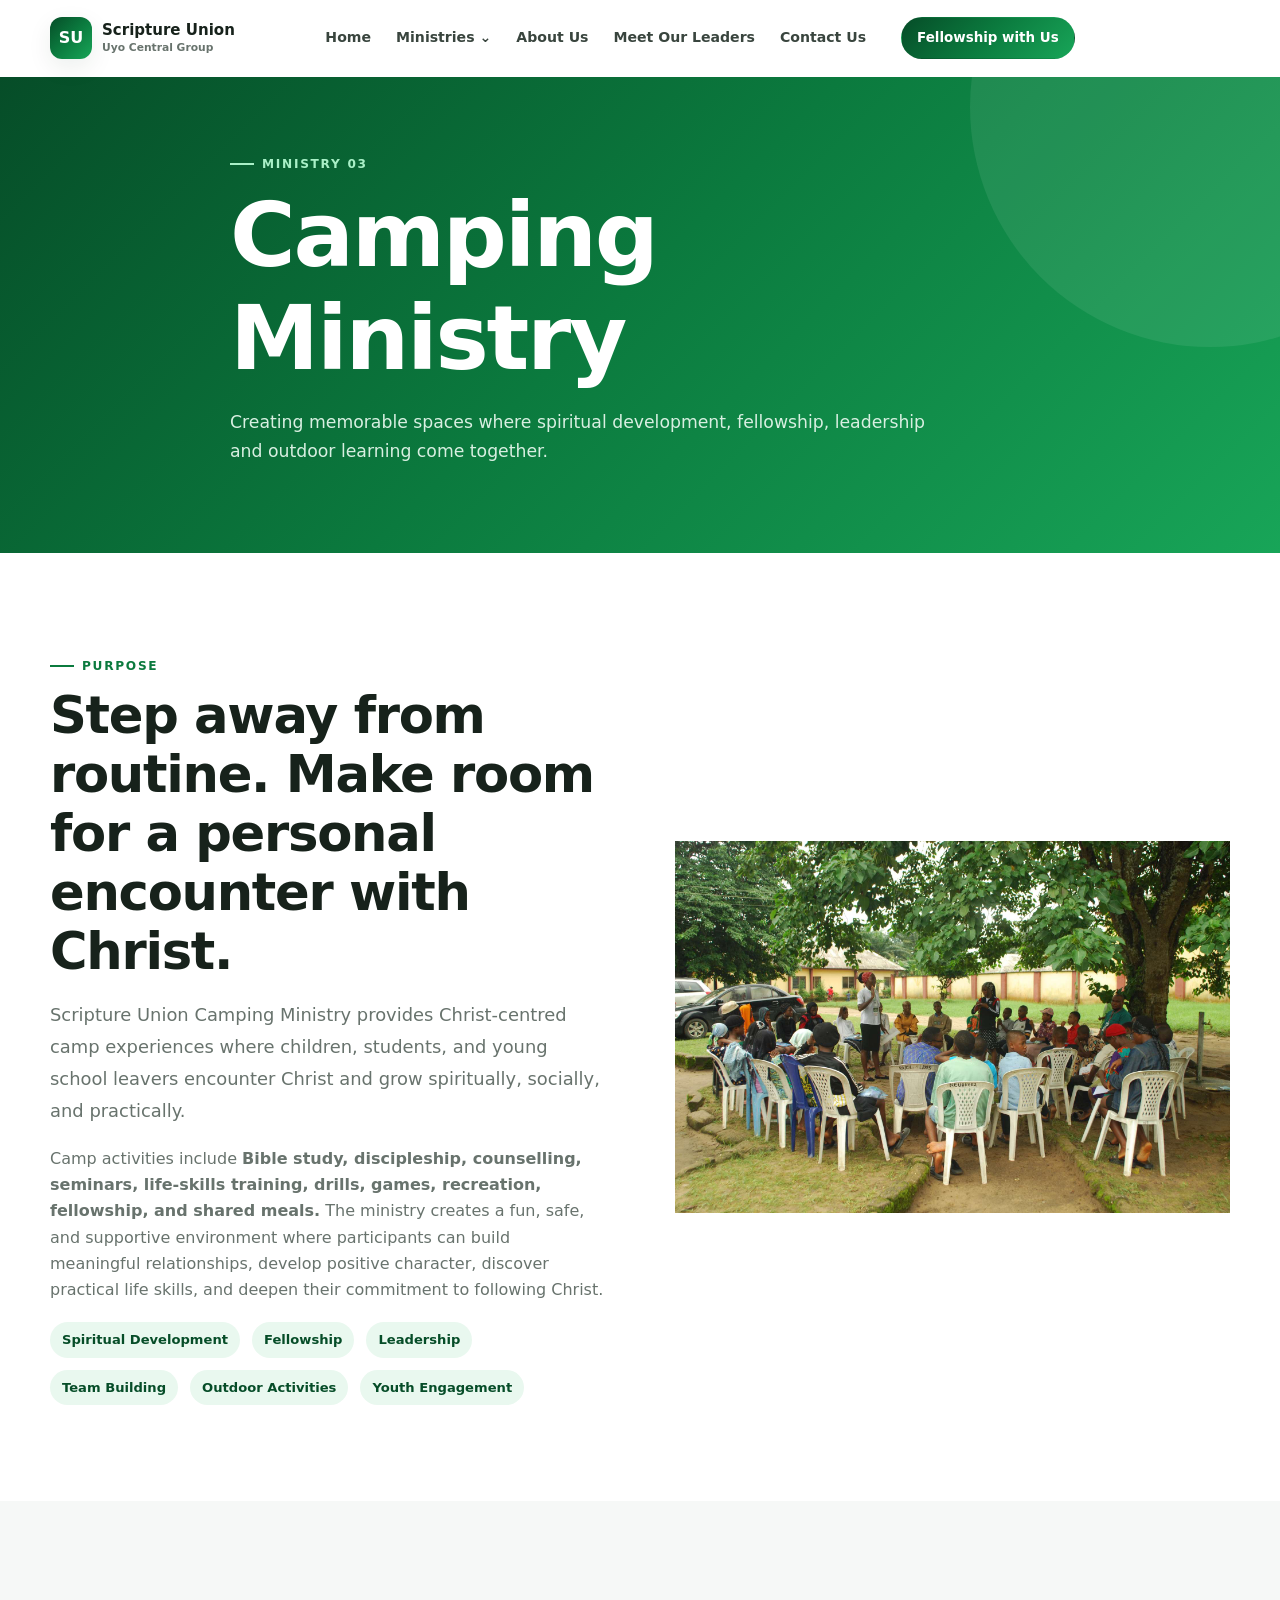
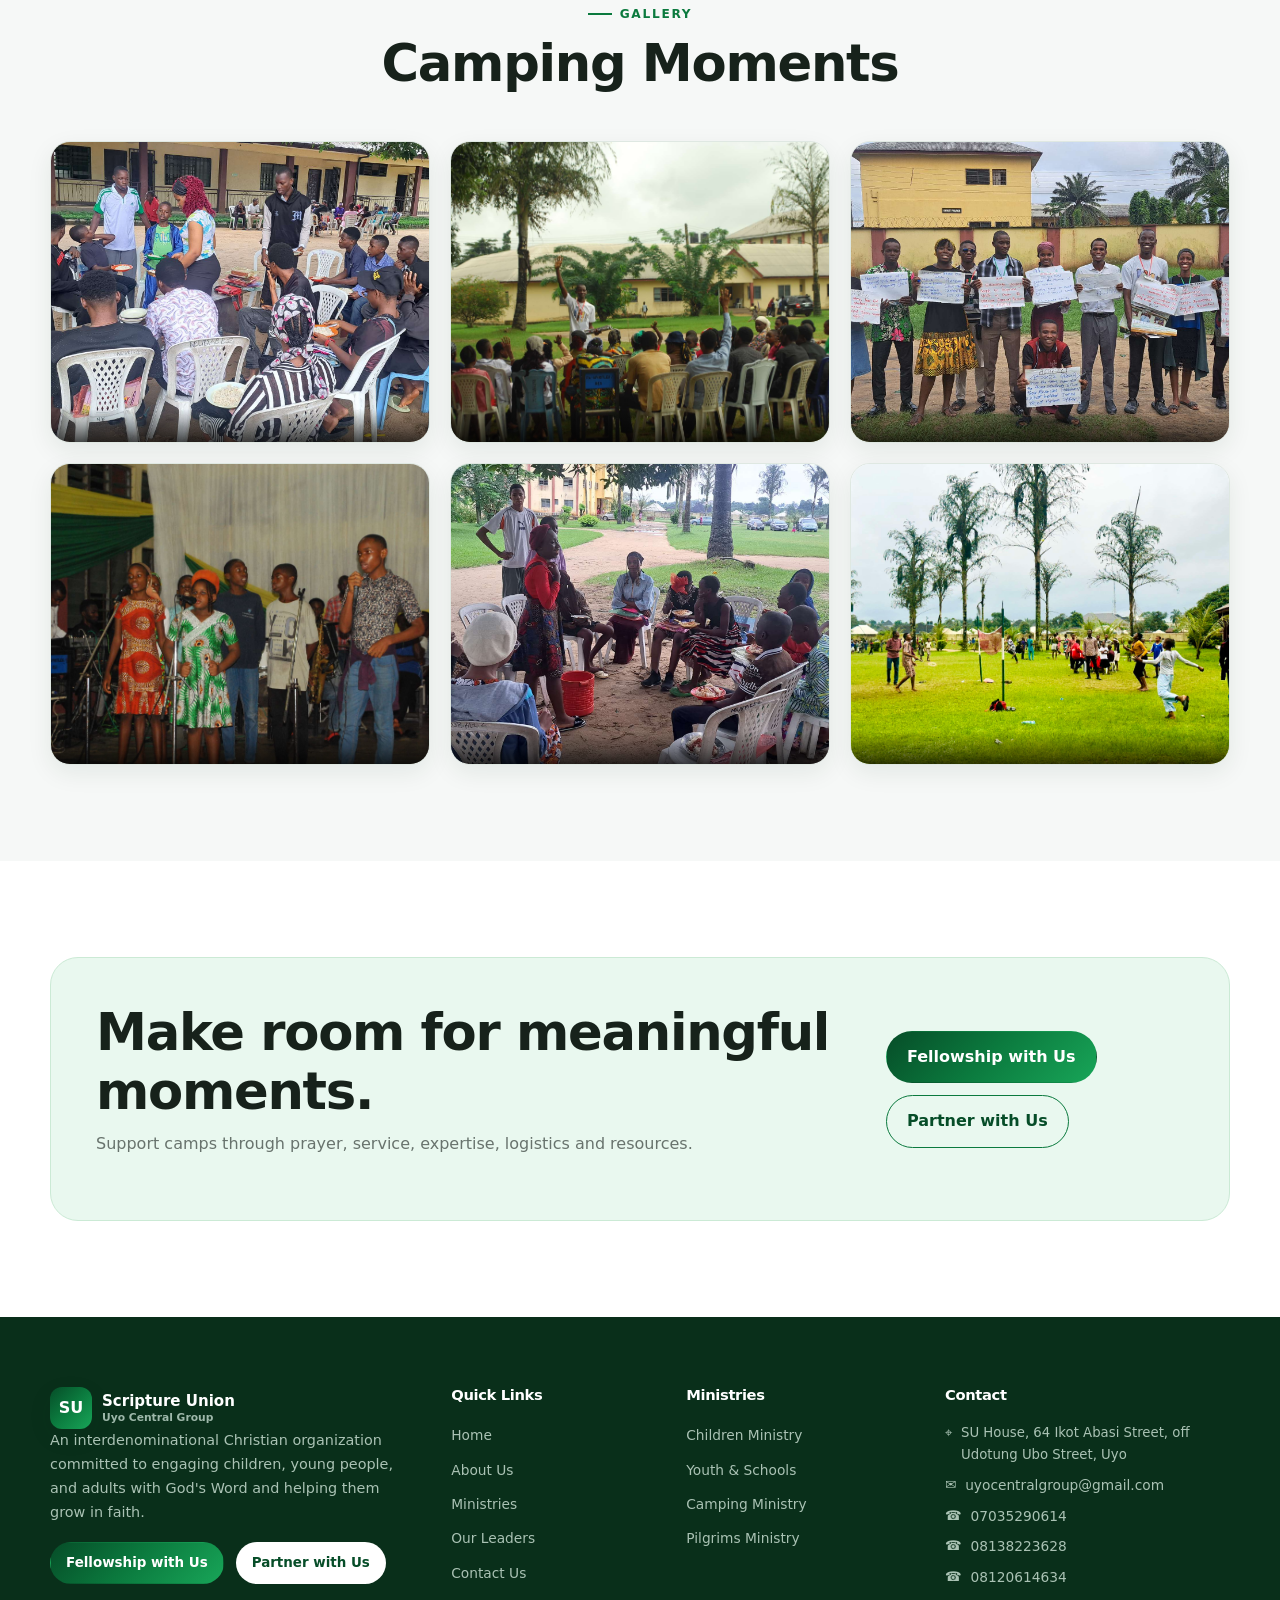
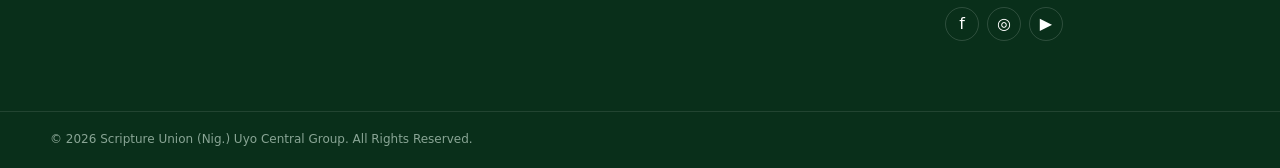
<file: camping-ministry.html>
<!doctype html>
<html lang="en-NG">
<head>
  <meta charset="utf-8">
  <meta name="viewport" content="width=device-width, initial-scale=1">
  <title>Camping Ministry | Scripture Union (Nig.) Uyo Central Group</title>
  <meta name="description" content="Discover the Camping Ministry and its focus on spiritual development, fellowship and leadership.">
  <meta name="theme-color" content="#0b7a3e">
  <meta property="og:title" content="Camping Ministry | Scripture Union (Nig.) Uyo Central Group">
  <meta property="og:description" content="Discover the Camping Ministry and its focus on spiritual development, fellowship and leadership.">
  <meta property="og:type" content="website">
  <link rel="stylesheet" href="css/style.css">
</head>
<body class="">

<header class="site-header" id="site-header">
  <nav class="navbar container" aria-label="Main navigation">
    <a class="brand" href="index.html" aria-label="Scripture Union Uyo Central Group home">
      <span class="brand-mark" aria-hidden="true">SU</span>
      <span class="brand-text"><strong>Scripture Union</strong><small>Uyo Central Group</small></span>
    </a>
    <button class="menu-toggle" type="button" aria-expanded="false" aria-controls="primary-menu" aria-label="Open navigation menu">
      <span></span><span></span><span></span>
    </button>
    <div class="nav-panel" id="primary-menu">
      <ul class="nav-links">
        <li><a href="index.html">Home</a></li>
        <li class="has-dropdown">
          <button class="dropdown-toggle" type="button" aria-expanded="false">Ministries <span aria-hidden="true">⌄</span></button>
          <ul class="dropdown-menu">
            <li><a href="children-ministry.html">Children Ministry</a></li>
            <li><a href="youth-schools-ministry.html">Youth &amp; Schools Ministry</a></li>
            <li><a href="camping-ministry.html">Camping Ministry</a></li>
            <li><a href="pilgrims-ministry.html">Pilgrims Ministry</a></li>
          </ul>
        </li>
        <li><a href="about.html">About Us</a></li>
        <li><a href="leaders.html">Meet Our Leaders</a></li>
        <li><a href="contact.html">Contact Us</a></li>
      </ul>
      <div class="nav-actions">
        <a class="btn btn-primary btn-sm" href="index.html#fellowship">Fellowship with Us</a>
        <a class="btn btn-outline btn-sm" href="index.html#partner">Partner with Us</a>
      </div>
    </div>
  </nav>
</header>

<main>

<section class="page-hero ministry-hero"><div class="container page-hero-content reveal"><span class="section-kicker light">Ministry 03</span><h1>Camping Ministry</h1><p>Creating memorable spaces where spiritual development, fellowship, leadership and outdoor learning come together.</p></div></section>
<section class="section"><div class="container two-col align-center"><div class="reveal-left"><span class="section-kicker">Purpose</span><h2>Step away from routine. Make room for a personal encounter with Christ.</h2>
<p class="lead">Scripture Union Camping Ministry provides Christ-centred camp experiences where children, students, and young school leavers encounter Christ and grow spiritually, socially, and practically.</p>
<p>Camp activities include <strong>Bible study, discipleship, counselling, seminars, life-skills training, drills, games, recreation, fellowship, and shared meals.</strong> The ministry creates a fun, safe, and supportive environment where participants can build meaningful relationships, develop positive character, discover practical life skills, and deepen their commitment to following Christ.</p>

<div class="tag-list"><span>Spiritual Development</span><span>Fellowship</span><span>Leadership</span><span>Team Building</span><span>Outdoor Activities</span><span>Youth Engagement</span></div></div> <img src="./images/camping/campingA.jpg" alt="campingA"> </div></div></section>

<section class="section section-soft"><div class="container"><div class="section-heading centered reveal"><span class="section-kicker">Gallery</span><h2>Camping Moments</h2> </div>
<div class="camp-gallery">

  <figure class="camp-photo reveal" data-alt="images/ministries/camping-1-alt.jpg"><div class="photo-placeholder" style="--photo:url('../images/ministries/camping-1.jpg');--photo-alt:url('../images/ministries/camping-1-alt.jpg');"> </div><figcaption> </figcaption></figure>

  <figure class="camp-photo reveal" data-alt="images/ministries/camping-2-alt.jpg"><div class="photo-placeholder" style="--photo:url('../images/ministries/camping-2.jpg');--photo-alt:url('../images/ministries/camping-2-alt.jpg');"> </div><figcaption> </figcaption></figure>

  <figure class="camp-photo reveal" data-alt="images/ministries/camping-3-alt.jpg"><div class="photo-placeholder" style="--photo:url('../images/ministries/camping-3.jpg');--photo-alt:url('../images/ministries/camping-3-alt.jpg');"> </div><figcaption> </figcaption></figure>

  <figure class="camp-photo reveal" data-alt="images/ministries/camping-4-alt.jpg"><div class="photo-placeholder" style="--photo:url('../images/ministries/camping-4.jpg');--photo-alt:url('../images/ministries/camping-4-alt.jpg');"> </div><figcaption> </figcaption></figure>

  <figure class="camp-photo reveal" data-alt="images/ministries/camping-5-alt.jpg"><div class="photo-placeholder" style="--photo:url('../images/ministries/camping-5.jpg');--photo-alt:url('../images/ministries/camping-5-alt.jpg');"> </div><figcaption> </figcaption></figure>
  
  <figure class="camp-photo reveal" data-alt="images/ministries/camping-6-alt.jpg"><div class="photo-placeholder" style="--photo:url('../images/ministries/camping-6.jpg');--photo-alt:url('../images/ministries/camping-6-alt.jpg');"> </div><figcaption> </figcaption></figure>
</div></div></section>
<section class="section"><div class="container cta-band reveal"><div><h2>Make room for meaningful moments.</h2><p>Support camps through prayer, service, expertise, logistics and resources.</p></div><div class="hero-actions"><a class="btn btn-primary" href="index.html#fellowship">Fellowship with Us</a><a class="btn btn-outline-dark" href="index.html#partner">Partner with Us</a></div></div></section>

</main>

<footer class="site-footer">
  <div class="container footer-grid">
    <div class="footer-about">
      <a class="brand brand-footer" href="index.html">
        <span class="brand-mark" aria-hidden="true">SU</span>
        <span class="brand-text"><strong>Scripture Union</strong><small>Uyo Central Group</small></span>
      </a>
      <p>An interdenominational Christian organization committed to engaging children, young people, and adults with God's Word and helping them grow in faith.</p>
      <div class="footer-actions">
        <a class="btn btn-primary btn-sm" href="index.html#fellowship">Fellowship with Us</a>
        <a class="btn btn-light btn-sm" href="index.html#partner">Partner with Us</a>
      </div>
    </div>
    <div>
      <h3>Quick Links</h3>
      <ul class="footer-links">
        <li><a href="index.html">Home</a></li><li><a href="about.html">About Us</a></li>
        <li><a href="ministries.html">Ministries</a></li><li><a href="leaders.html">Our Leaders</a></li>
        <li><a href="contact.html">Contact Us</a></li>
      </ul>
    </div>
    <div>
      <h3>Ministries</h3>
      <ul class="footer-links">
        <li><a href="children-ministry.html">Children Ministry</a></li>
        <li><a href="youth-schools-ministry.html">Youth &amp; Schools</a></li>
        <li><a href="camping-ministry.html">Camping Ministry</a></li>
        <li><a href="pilgrims-ministry.html">Pilgrims Ministry</a></li>
      </ul>
    </div>
    <div>
      <h3>Contact</h3>
      <ul class="footer-contact">
        <li><span aria-hidden="true">⌖</span> SU House, 64 Ikot Abasi Street, off Udotung Ubo Street, Uyo</li>
        <li><span aria-hidden="true">✉</span> <a href="mailto:uyocentralgroup@gmail.com">uyocentralgroup@gmail.com</a></li>
        <li><span aria-hidden="true">☎</span> <a href="tel:07035290614">07035290614</a></li>
        <li><span aria-hidden="true">☎</span> <a href="tel:08138223628">08138223628</a></li>
        <li><span aria-hidden="true">☎</span> <a href="tel:08120614634">08120614634</a></li>
      </ul>
      <div class="social-links" aria-label="Social media links">
        <a href="#" aria-label="Facebook placeholder">f</a><a href="#" aria-label="Instagram placeholder">◎</a><a href="#" aria-label="YouTube placeholder">▶</a>
      </div>
    </div>
  </div>
  <div class="footer-bottom">
    <div class="container"><p>&copy; <span id="2026">2026</span> Scripture Union (Nig.) Uyo Central Group. All Rights Reserved.</p></div>
  </div>
</footer>
<div class="toast" id="toast" role="status" aria-live="polite"></div>

<script src="js/script.js" defer></script>
</body>
</html>
</file>
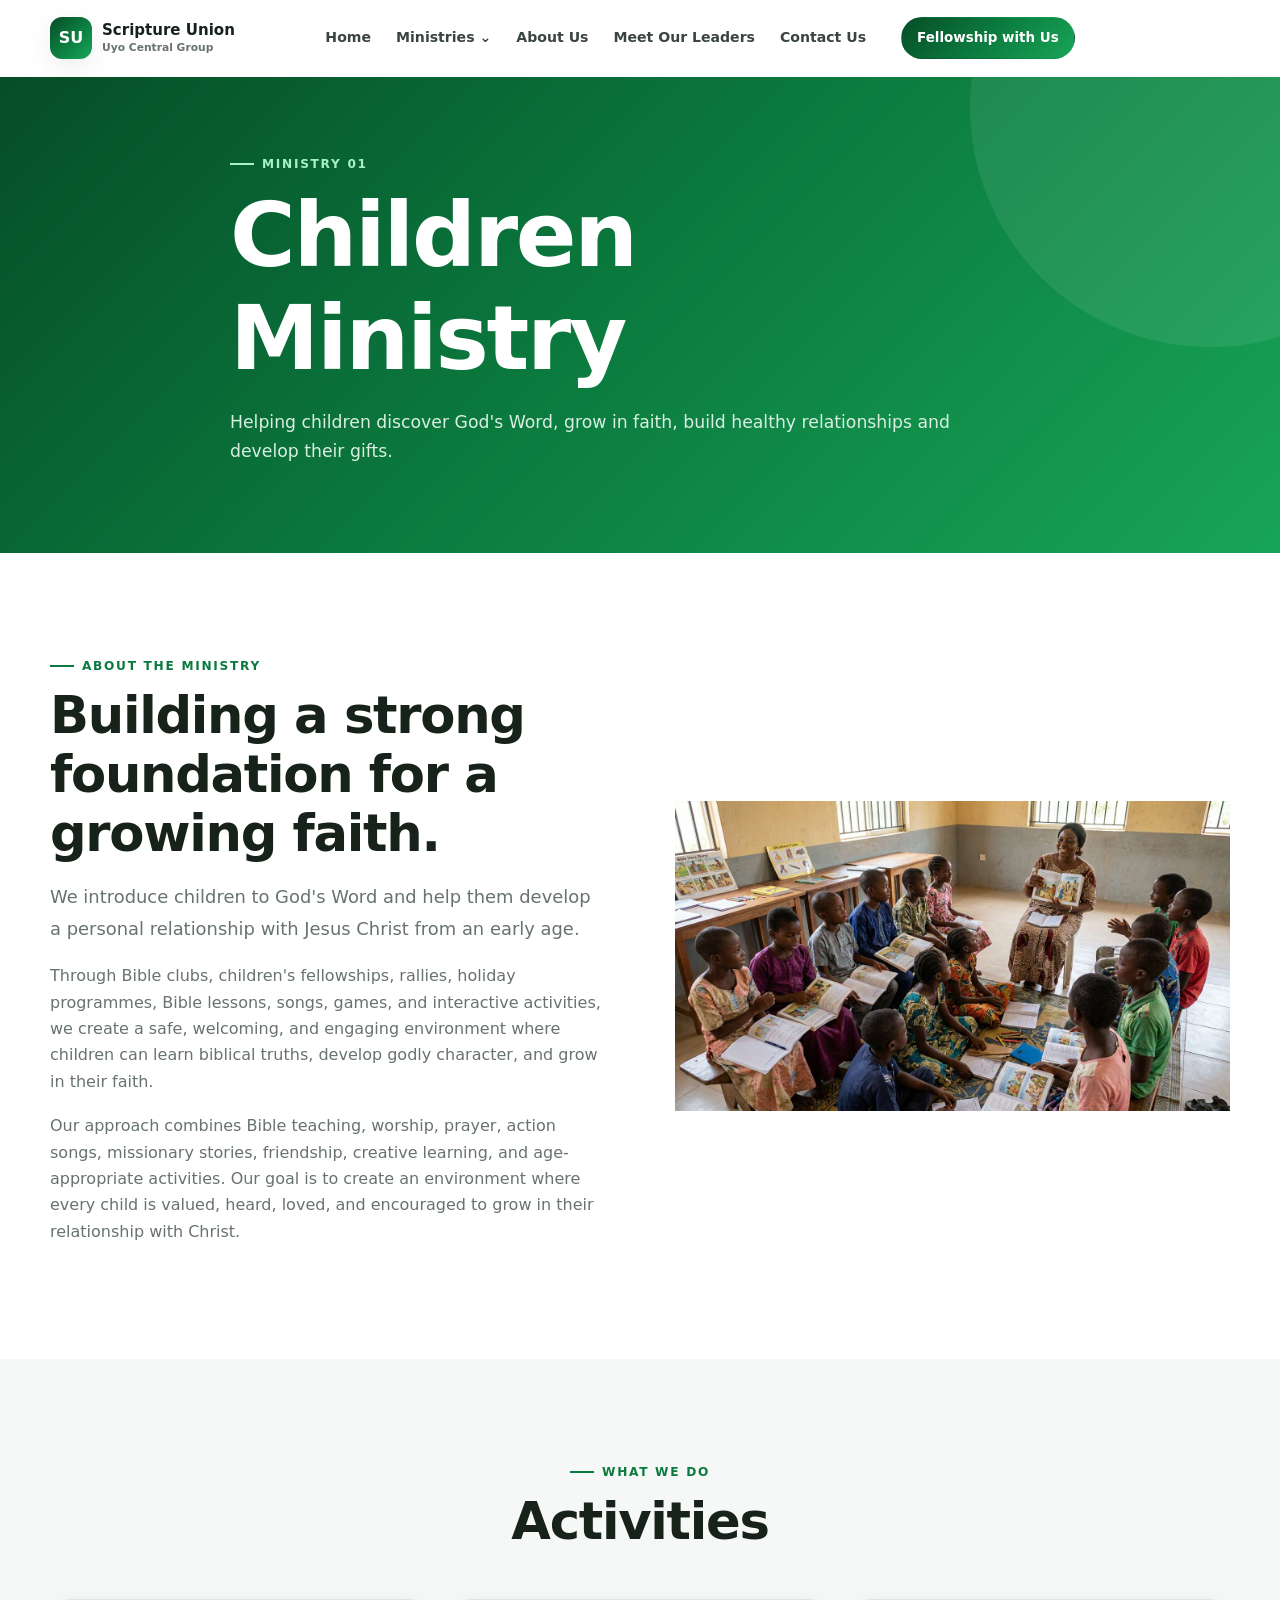
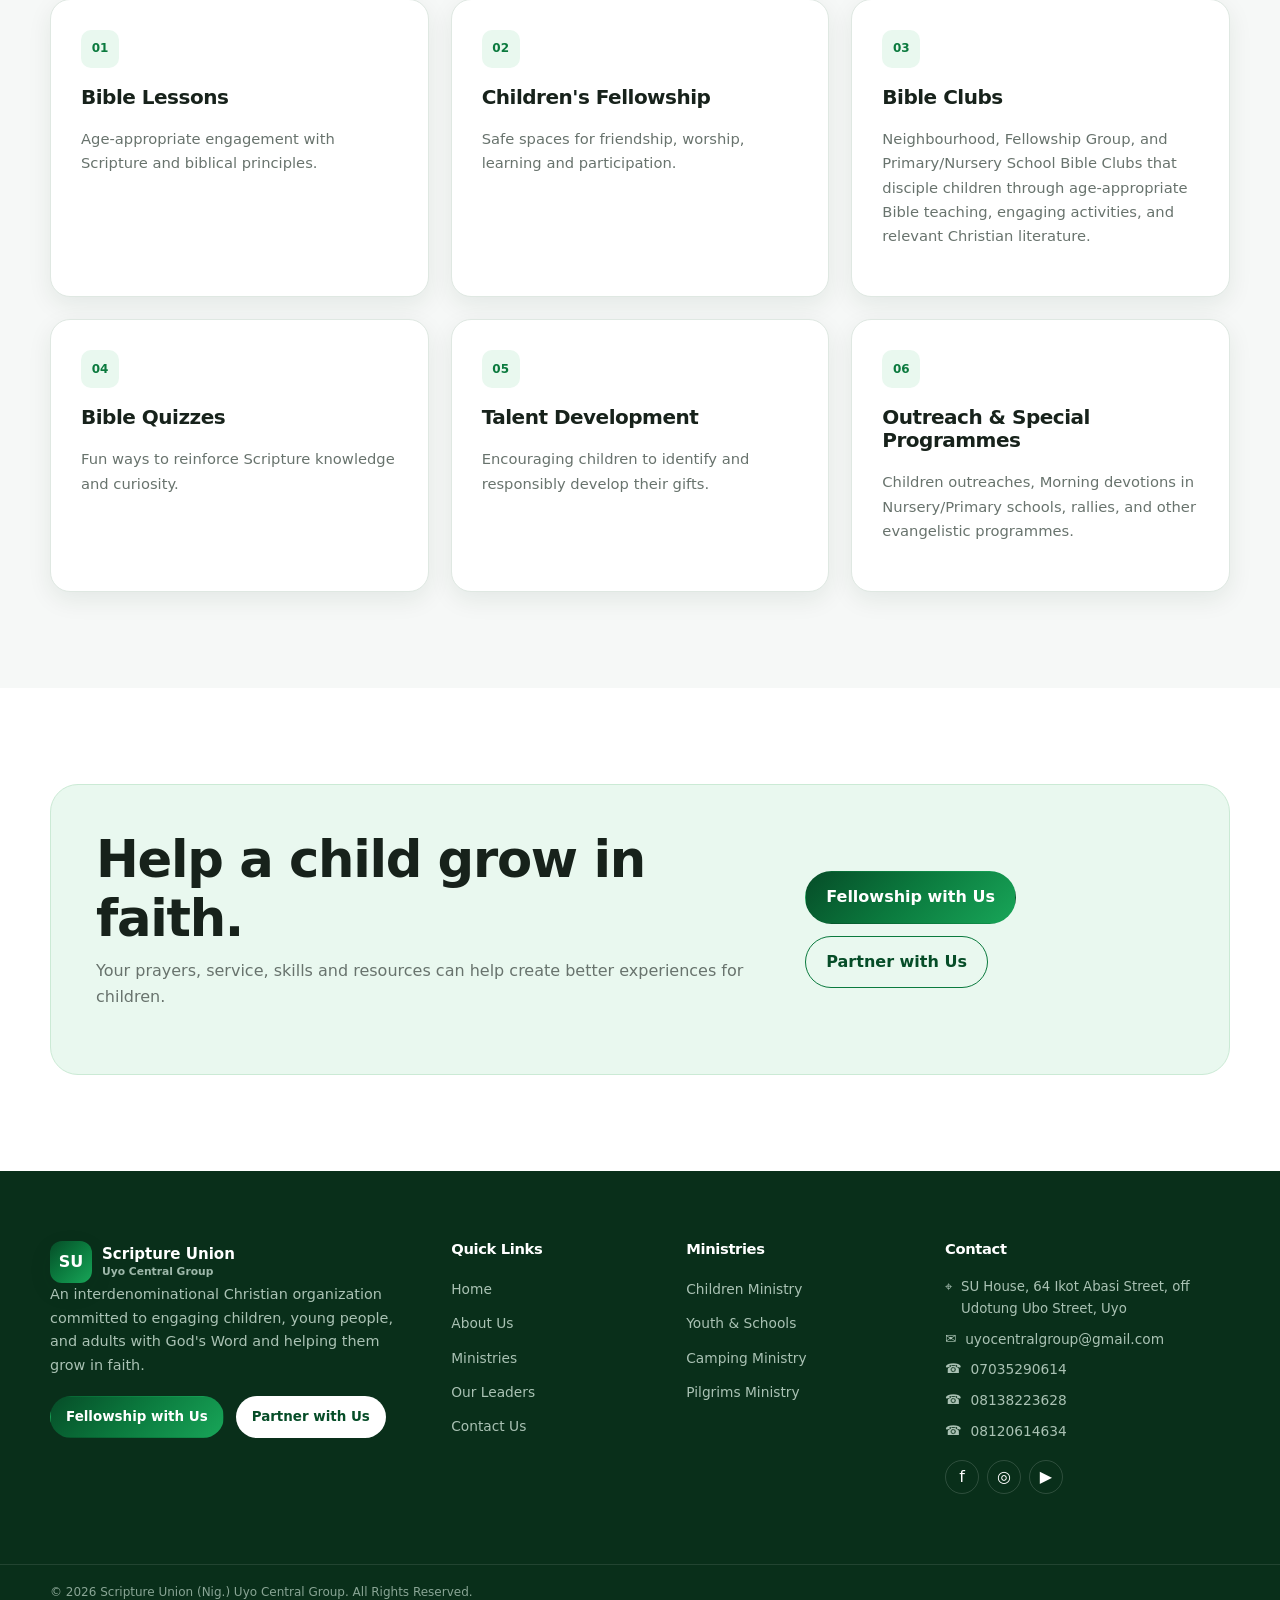
<file: children-ministry.html>
<!doctype html>
<html lang="en-NG">
<head>
  <meta charset="utf-8">
  <meta name="viewport" content="width=device-width, initial-scale=1">
  <title>Children Ministry | Scripture Union (Nig.) Uyo Central Group</title>
  <meta name="description" content="Learn about the Children Ministry of Scripture Union Uyo Central Group.">
  <meta name="theme-color" content="#0b7a3e">
  <meta property="og:title" content="Children Ministry | Scripture Union (Nig.) Uyo Central Group">
  <meta property="og:description" content="Learn about the Children Ministry of Scripture Union Uyo Central Group.">
  <meta property="og:type" content="website">
  <link rel="stylesheet" href="css/style.css">
</head>
<body class="">

<header class="site-header" id="site-header">
  <nav class="navbar container" aria-label="Main navigation">
    <a class="brand" href="index.html" aria-label="Scripture Union Uyo Central Group home">
      <span class="brand-mark" aria-hidden="true">SU</span>
      <span class="brand-text"><strong>Scripture Union</strong><small>Uyo Central Group</small></span>
    </a>
    <button class="menu-toggle" type="button" aria-expanded="false" aria-controls="primary-menu" aria-label="Open navigation menu">
      <span></span><span></span><span></span>
    </button>
    <div class="nav-panel" id="primary-menu">
      <ul class="nav-links">
        <li><a href="index.html">Home</a></li>
        <li class="has-dropdown">
          <button class="dropdown-toggle" type="button" aria-expanded="false">Ministries <span aria-hidden="true">⌄</span></button>
          <ul class="dropdown-menu">
            <li><a href="children-ministry.html">Children Ministry</a></li>
            <li><a href="youth-schools-ministry.html">Youth &amp; Schools Ministry</a></li>
            <li><a href="camping-ministry.html">Camping Ministry</a></li>
            <li><a href="pilgrims-ministry.html">Pilgrims Ministry</a></li>
          </ul>
        </li>
        <li><a href="about.html">About Us</a></li>
        <li><a href="leaders.html">Meet Our Leaders</a></li>
        <li><a href="contact.html">Contact Us</a></li>
      </ul>
      <div class="nav-actions">
        <a class="btn btn-primary btn-sm" href="index.html#fellowship">Fellowship with Us</a>
        <a class="btn btn-outline btn-sm" href="index.html#partner">Partner with Us</a>
      </div>
    </div>
  </nav>
</header>

<main>

<section class="page-hero ministry-hero"><div class="container page-hero-content reveal"><span class="section-kicker light">Ministry 01</span><h1>Children Ministry</h1><p>Helping children discover God's Word, grow in faith, build healthy relationships and develop their gifts.</p></div></section>
<section class="section"><div class="container two-col align-center"><div class="reveal-left"><span class="section-kicker">About the Ministry</span><h2>Building a strong foundation for a growing faith.</h2><p class="lead">We introduce children to God's Word and help them develop a personal relationship with Jesus Christ from an early age.</p>
<p>Through Bible clubs, children's fellowships, rallies, holiday programmes, Bible lessons, songs, games, and interactive activities, we create a safe, welcoming, and engaging environment where children can learn biblical truths, develop godly character, and grow in their faith.</p>
<p>Our approach combines Bible teaching, worship, prayer, action songs, missionary stories, friendship, creative learning, and age-appropriate activities. Our goal is to create an environment where every child is valued, heard, loved, and encouraged to grow in their relationship with Christ.</p></div> <img src="./images/children/children.jpg" alt="Children"> </div></div></section>
<section class="section section-soft"><div class="container"><div class="section-heading centered reveal"><span class="section-kicker">What we do</span><h2>Activities</h2></div><div class="feature-grid">
  <article class="feature-card reveal"><span>01</span><h3>Bible Lessons</h3><p>Age-appropriate engagement with Scripture and biblical principles.</p></article>
  <article class="feature-card reveal"><span>02</span><h3>Children's Fellowship</h3><p>Safe spaces for friendship, worship, learning and participation.</p></article>
  <article class="feature-card reveal"><span>03</span><h3>Bible Clubs</h3><p>Neighbourhood, Fellowship Group, and Primary/Nursery School Bible Clubs that disciple children through age-appropriate Bible teaching, engaging activities, and relevant Christian literature.</p></article>
  <article class="feature-card reveal"><span>04</span><h3>Bible Quizzes</h3><p>Fun ways to reinforce Scripture knowledge and curiosity.</p></article>
  <article class="feature-card reveal"><span>05</span><h3>Talent Development</h3><p>Encouraging children to identify and responsibly develop their gifts.</p></article>
  <article class="feature-card reveal"><span>06</span><h3>Outreach &amp; Special Programmes</h3><p>Children outreaches, Morning devotions in Nursery/Primary schools, rallies, and other evangelistic programmes.</p></article>
</div></div></section>
<section class="section"><div class="container cta-band reveal"><div><h2>Help a child grow in faith.</h2><p>Your prayers, service, skills and resources can help create better experiences for children.</p></div><div class="hero-actions"><a class="btn btn-primary" href="index.html#fellowship">Fellowship with Us</a><a class="btn btn-outline-dark" href="index.html#partner">Partner with Us</a></div></div></section>

</main>

<footer class="site-footer">
  <div class="container footer-grid">
    <div class="footer-about">
      <a class="brand brand-footer" href="index.html">
        <span class="brand-mark" aria-hidden="true">SU</span>
        <span class="brand-text"><strong>Scripture Union</strong><small>Uyo Central Group</small></span>
      </a>
      <p>An interdenominational Christian organization committed to engaging children, young people, and adults with God's Word and helping them grow in faith.</p>
      <div class="footer-actions">
        <a class="btn btn-primary btn-sm" href="index.html#fellowship">Fellowship with Us</a>
        <a class="btn btn-light btn-sm" href="index.html#partner">Partner with Us</a>
      </div>
    </div>
    <div>
      <h3>Quick Links</h3>
      <ul class="footer-links">
        <li><a href="index.html">Home</a></li><li><a href="about.html">About Us</a></li>
        <li><a href="ministries.html">Ministries</a></li><li><a href="leaders.html">Our Leaders</a></li>
        <li><a href="contact.html">Contact Us</a></li>
      </ul>
    </div>
    <div>
      <h3>Ministries</h3>
      <ul class="footer-links">
        <li><a href="children-ministry.html">Children Ministry</a></li>
        <li><a href="youth-schools-ministry.html">Youth &amp; Schools</a></li>
        <li><a href="camping-ministry.html">Camping Ministry</a></li>
        <li><a href="pilgrims-ministry.html">Pilgrims Ministry</a></li>
      </ul>
    </div>
    <div>
      <h3>Contact</h3>
      <ul class="footer-contact">
        <li><span aria-hidden="true">⌖</span> SU House, 64 Ikot Abasi Street, off Udotung Ubo Street, Uyo</li>
        <li><span aria-hidden="true">✉</span> <a href="mailto:uyocentralgroup@gmail.com">uyocentralgroup@gmail.com</a></li>
        <li><span aria-hidden="true">☎</span> <a href="tel:07035290614">07035290614</a></li>
        <li><span aria-hidden="true">☎</span> <a href="tel:08138223628">08138223628</a></li>
        <li><span aria-hidden="true">☎</span> <a href="tel:08120614634">08120614634</a></li>
      </ul>
      <div class="social-links" aria-label="Social media links">
        <a href="#" aria-label="Facebook placeholder">f</a><a href="#" aria-label="Instagram placeholder">◎</a><a href="#" aria-label="YouTube placeholder">▶</a>
      </div>
    </div>
  </div>
  <div class="footer-bottom">
    <div class="container"><p>&copy; <span id="current-year">2026</span> Scripture Union (Nig.) Uyo Central Group. All Rights Reserved.</p> </div>
  </div>
</footer>
<div class="toast" id="toast" role="status" aria-live="polite"></div>

<script src="js/script.js" defer></script>
</body>
</html>
</file>
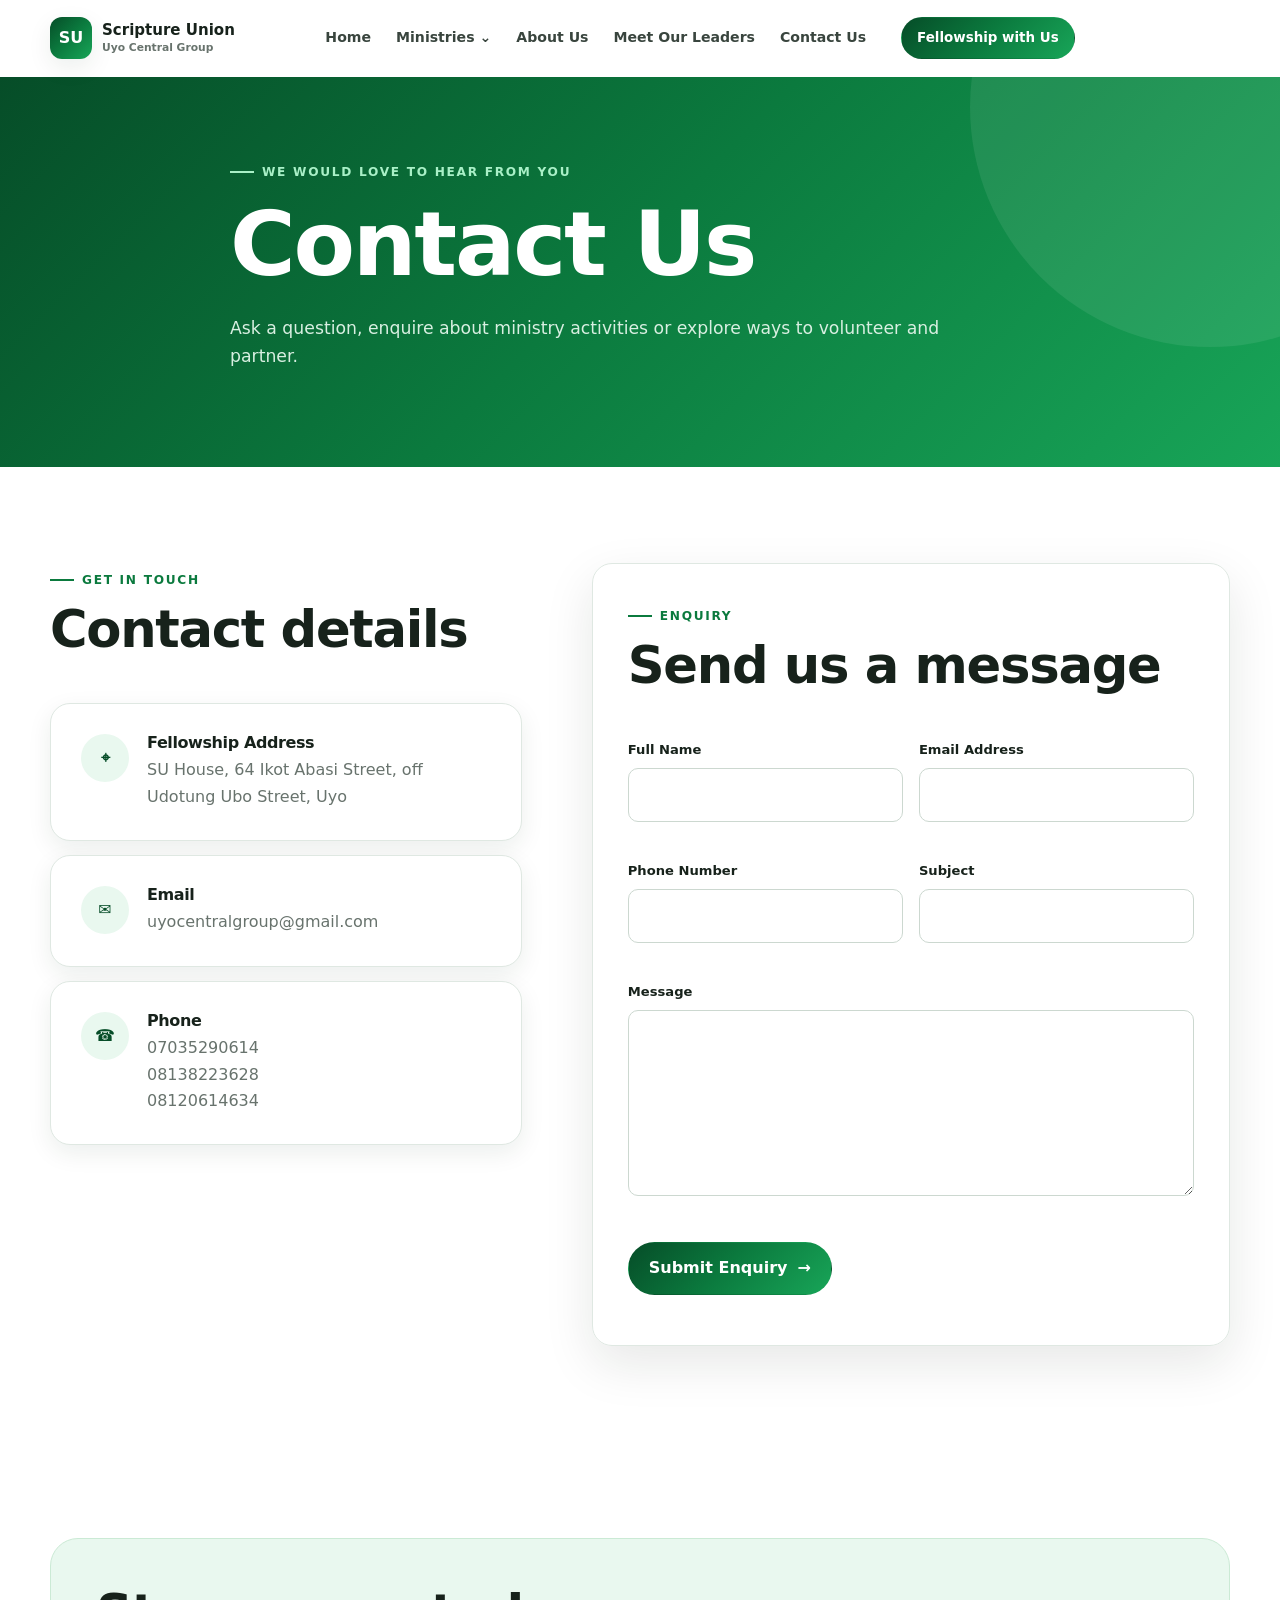
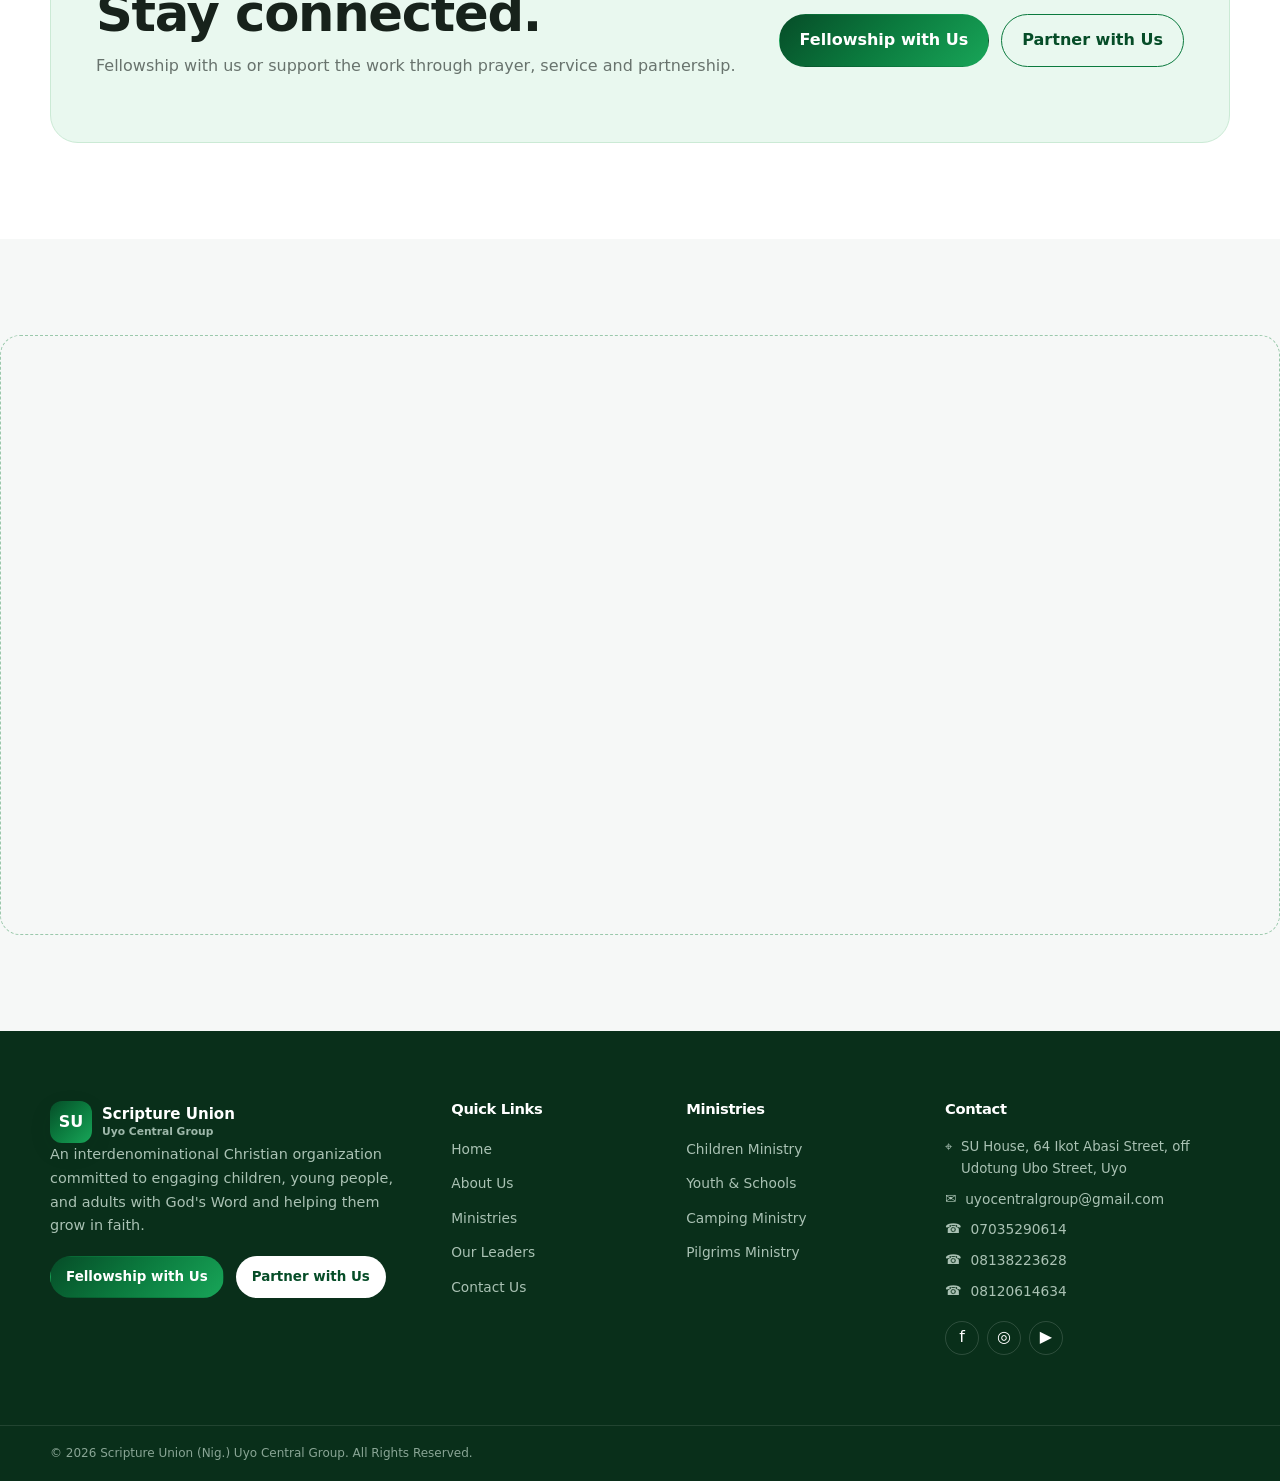
<file: contact.html>
<!doctype html>
<html lang="en-NG">
<head>
  <meta charset="utf-8">
  <meta name="viewport" content="width=device-width, initial-scale=1">
  <title>Contact Us | Scripture Union (Nig.) Uyo Central Group</title>
  <meta name="description" content="Contact Scripture Union Uyo Central Group by email, phone or enquiry form.">
  <meta name="theme-color" content="#0b7a3e">
  <meta property="og:title" content="Contact Us | Scripture Union (Nig.) Uyo Central Group">
  <meta property="og:description" content="Contact Scripture Union Uyo Central Group by email, phone or enquiry form.">
  <meta property="og:type" content="website">
  <link rel="stylesheet" href="css/style.css">
</head>
<body class="">

<header class="site-header" id="site-header">
  <nav class="navbar container" aria-label="Main navigation">
    <a class="brand" href="index.html" aria-label="Scripture Union Uyo Central Group home">
      <span class="brand-mark" aria-hidden="true">SU</span>
      <span class="brand-text"><strong>Scripture Union</strong><small>Uyo Central Group</small></span>
    </a>
    <button class="menu-toggle" type="button" aria-expanded="false" aria-controls="primary-menu" aria-label="Open navigation menu">
      <span></span><span></span><span></span>
    </button>
    <div class="nav-panel" id="primary-menu">
      <ul class="nav-links">
        <li><a href="index.html">Home</a></li>
        <li class="has-dropdown">
          <button class="dropdown-toggle" type="button" aria-expanded="false">Ministries <span aria-hidden="true">⌄</span></button>
          <ul class="dropdown-menu">
            <li><a href="children-ministry.html">Children Ministry</a></li>
            <li><a href="youth-schools-ministry.html">Youth &amp; Schools Ministry</a></li>
            <li><a href="camping-ministry.html">Camping Ministry</a></li>
            <li><a href="pilgrims-ministry.html">Pilgrims Ministry</a></li>
          </ul>
        </li>
        <li><a href="about.html">About Us</a></li>
        <li><a href="leaders.html">Meet Our Leaders</a></li>
        <li><a href="contact.html">Contact Us</a></li>
      </ul>
      <div class="nav-actions">
        <a class="btn btn-primary btn-sm" href="index.html#fellowship">Fellowship with Us</a>
        <a class="btn btn-outline btn-sm" href="index.html#partner">Partner with Us</a>
      </div>
    </div>
  </nav>
</header>

<main>

<section class="page-hero"><div class="container page-hero-content reveal"><span class="section-kicker light">We would love to hear from you</span><h1>Contact Us</h1><p>Ask a question, enquire about ministry activities or explore ways to volunteer and partner.</p></div></section>
<section class="section"><div class="container contact-grid">
  <div>
    <div class="section-heading reveal"><span class="section-kicker">Get in touch</span><h2>Contact details</h2> </div>
    <div class="contact-cards">
      <article class="contact-card reveal"><span class="icon-circle">⌖</span><div><h3>Fellowship Address</h3><p>SU House, 64 Ikot Abasi Street, off Udotung Ubo Street, Uyo</p></div></article>
      <article class="contact-card reveal"><span class="icon-circle">✉</span><div><h3>Email</h3><a href="mailto:uyocentralgroup@gmail.com">uyocentralgroup@gmail.com</a></div></article>
      <article class="contact-card reveal"><span class="icon-circle">☎</span><div><h3>Phone</h3><p><a href="tel:07035290614">07035290614</a><br><a href="tel:08138223628">08138223628</a><br><a href="tel:08120614634">08120614634</a></p></div></article>
    </div>
  </div>
 <div class="form-card reveal-right">
  <div class="section-heading">
    <span class="section-kicker">Enquiry</span>
    <h2>Send us a message</h2>
  </div>
  <form id="contact-form" action="https://api.web3forms.com/submit" method="POST">
  <!-- Insert your Web3Forms Access Key here -->
  <input type="hidden" name="access_key" value="601bd68e-00dc-49ca-911b-5ec246a737ef">

  <!-- Optional: Subject line for incoming emails -->
  <input type="hidden" name="subject" value="New Website Contact Enquiry">

  <div class="form-row">
    <div class="form-group">
      <label for="full-name">Full Name</label>
      <input id="full-name" name="name" type="text" required>
      <small class="field-error"></small>
    </div>
    <div class="form-group">
      <label for="email">Email Address</label>
      <input id="email" name="email" type="email" required>
      <small class="field-error"></small>
    </div>
  </div>

  <div class="form-row">
    <div class="form-group">
      <label for="phone">Phone Number</label>
      <input id="phone" name="phone" type="tel" required>
      <small class="field-error"></small>
    </div>
    <div class="form-group">
      <label for="subject">Subject</label>
      <input id="subject" name="custom_subject" type="text" required>
      <small class="field-error"></small>
    </div>
  </div>

  <div class="form-group">
    <label for="message">Message</label>
    <textarea id="message" name="message" rows="6" required></textarea>
    <small class="field-error"></small>
  </div>

  <button class="btn btn-primary" type="submit">Submit Enquiry <span>→</span></button>
  <div class="form-status" id="form-status" role="status" aria-live="polite"></div>
</form>
</div>
</div>
</section>

<section class="section">
    <div class="container cta-band reveal">
        <div>
            <h2>Stay connected.</h2>
            <p>
                Fellowship with us or support the work through prayer,
                service and partnership.
            </p>
        </div>

        <div class="hero-actions">
            <a class="btn btn-primary" href="index.html#fellowship">
                Fellowship with Us
            </a>
            <a class="btn btn-outline-dark" href="index.html#partner">
                Partner with Us
            </a>
        </div>
    </div>
</section>
<section class="section section-soft">
    <div class="map-placeholder reveal">
        <a
            href="https://www.google.com/maps/search/?api=1&query=Scripture+Union+Uyo+Central+Group,+64+Ikot+Abasi+Street,+Uyo,+Akwa+Ibom"
            target="_blank"
            rel="noopener noreferrer"
            aria-label="Open Scripture Union Uyo Central Group on Google Maps"
        >
            <iframe
                src="https://www.google.com/maps/embed?pb=!1m18!1m12!1m3!1d3974.4843024745583!2d7.932130273548175!3d5.024909494951624!2m3!1f0!2f0!3f0!3m2!1i1024!2i768!4f13.1!3m3!1m2!1s0x105d5700457e7995%3A0xd9ad2aa16fac4234!2sScripture%20Union%20Uyo%20Central%20Group!5e0!3m2!1sen!2sng!4v1790675608374!5m2!1sen!2sng"
                loading="lazy"
                referrerpolicy="strict-origin-when-cross-origin">
            </iframe>
        </a>
    </div>
</section>
</main>

<footer class="site-footer">
  <div class="container footer-grid">
    <div class="footer-about">
      <a class="brand brand-footer" href="index.html">
        <span class="brand-mark" aria-hidden="true">SU</span>
        <span class="brand-text"><strong>Scripture Union</strong><small>Uyo Central Group</small></span>
      </a>
      <p>An interdenominational Christian organization committed to engaging children, young people, and adults with God's Word and helping them grow in faith.</p>
      <div class="footer-actions">
        <a class="btn btn-primary btn-sm" href="index.html#fellowship">Fellowship with Us</a>
        <a class="btn btn-light btn-sm" href="index.html#partner">Partner with Us</a>
      </div>
    </div>
    <div>
      <h3>Quick Links</h3>
      <ul class="footer-links">
        <li><a href="index.html">Home</a></li><li><a href="about.html">About Us</a></li>
        <li><a href="ministries.html">Ministries</a></li><li><a href="leaders.html">Our Leaders</a></li>
        <li><a href="contact.html">Contact Us</a></li>
      </ul>
    </div>
    <div>
      <h3>Ministries</h3>
      <ul class="footer-links">
        <li><a href="children-ministry.html">Children Ministry</a></li>
        <li><a href="youth-schools-ministry.html">Youth &amp; Schools</a></li>
        <li><a href="camping-ministry.html">Camping Ministry</a></li>
        <li><a href="pilgrims-ministry.html">Pilgrims Ministry</a></li>
      </ul>
    </div>
    <div>
      <h3>Contact</h3>
      <ul class="footer-contact">
        <li><span aria-hidden="true">⌖</span> SU House, 64 Ikot Abasi Street, off Udotung Ubo Street, Uyo</li>
        <li><span aria-hidden="true">✉</span> <a href="mailto:uyocentralgroup@gmail.com">uyocentralgroup@gmail.com</a></li>
        <li><span aria-hidden="true">☎</span> <a href="tel:07035290614">07035290614</a></li>
        <li><span aria-hidden="true">☎</span> <a href="tel:08138223628">08138223628</a></li>
        <li><span aria-hidden="true">☎</span> <a href="tel:08120614634">08120614634</a></li>
      </ul>
<div class="social-links" aria-label="Social media links">
  <a href="https://fb.me/SUCentralGroup" target="_blank" rel="noopener noreferrer" aria-label="Facebook">f</a>

  <a href="https://fb.me/SUCentralGroup" target="_blank" rel="noopener noreferrer" aria-label="Instagram">◎</a>

  <a href="https://youtube.com/@sunigeria?si=aLF_Bhg58W1Huy8t" target="_blank" rel="noopener noreferrer" aria-label="YouTube">▶</a>
</div>
    </div>
  </div>
  <div class="footer-bottom">
    <div class="container"><p>&copy; <span id="2026">2026</span> Scripture Union (Nig.) Uyo Central Group. All Rights Reserved.</p> </div>
  </div>
</footer>
<div class="toast" id="toast" role="status" aria-live="polite"></div>

<script src="js/script.js" defer></script>
</body>
</html>
</file>
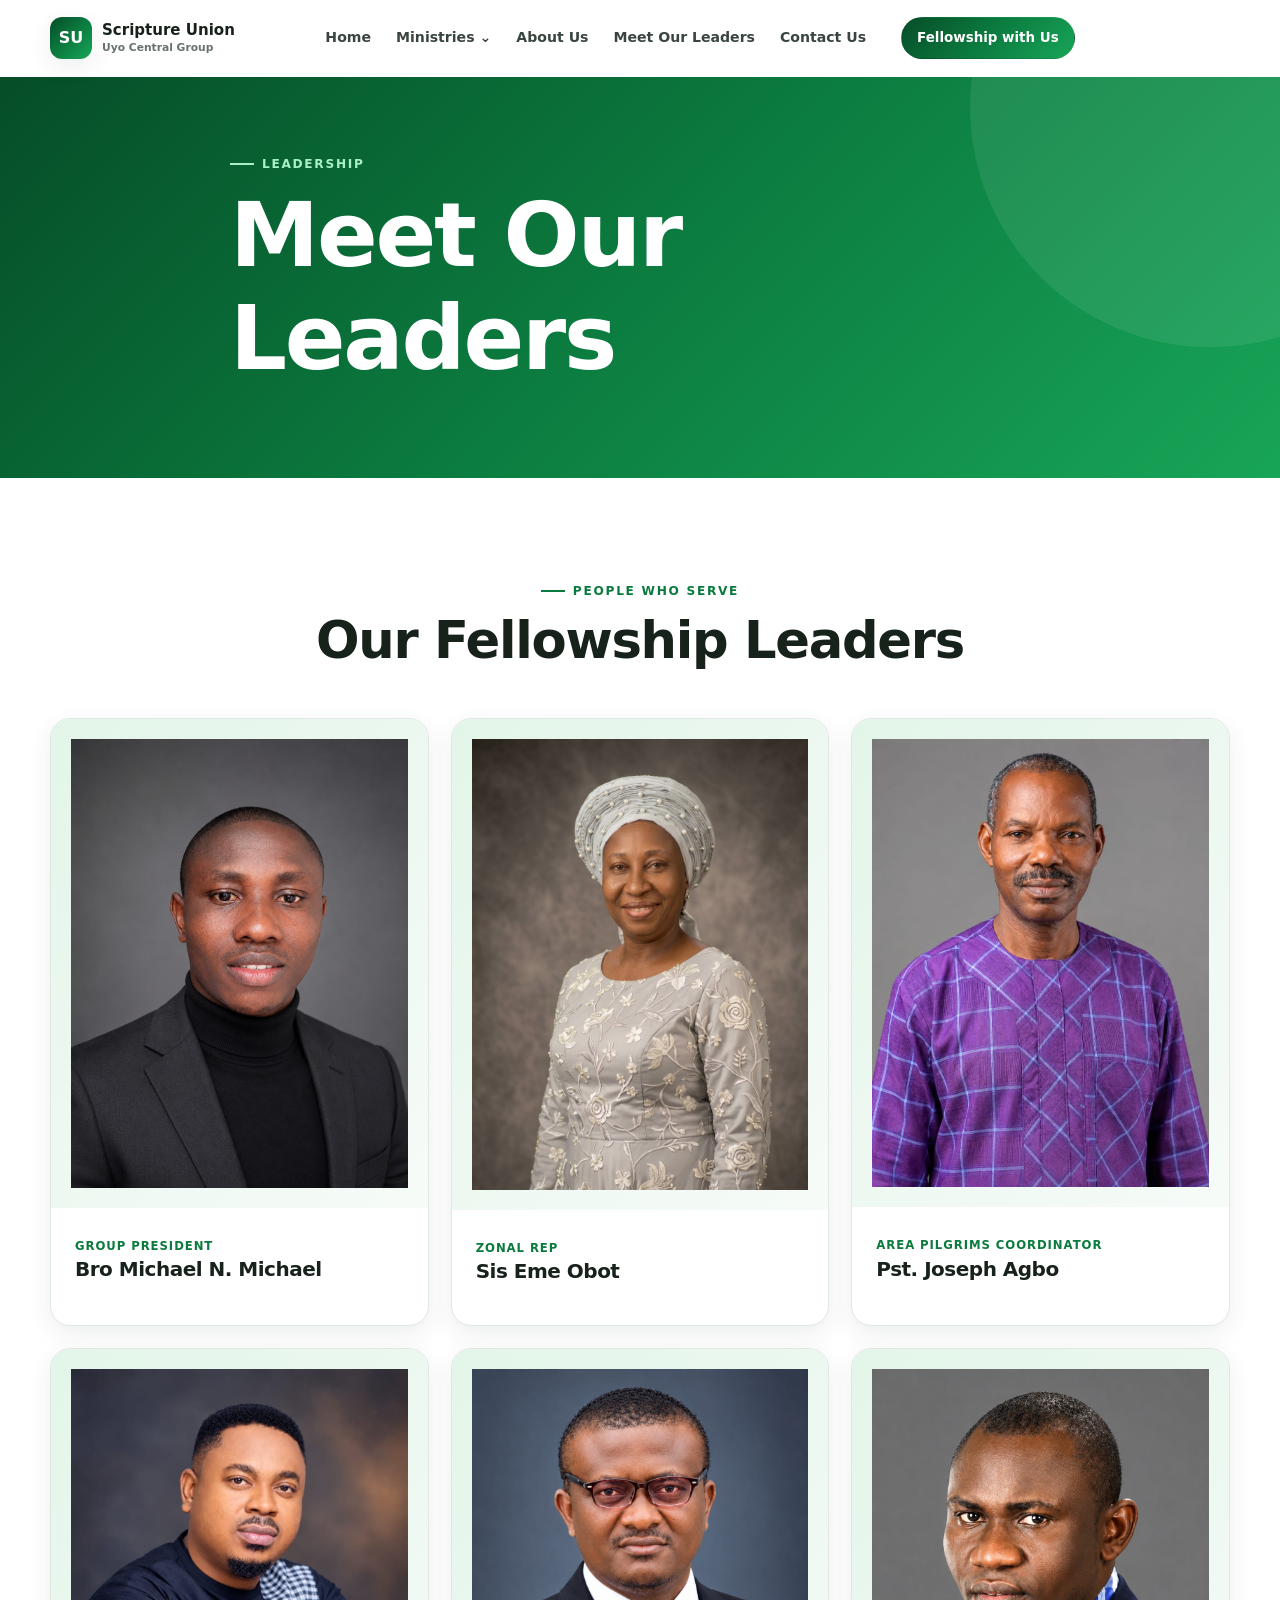
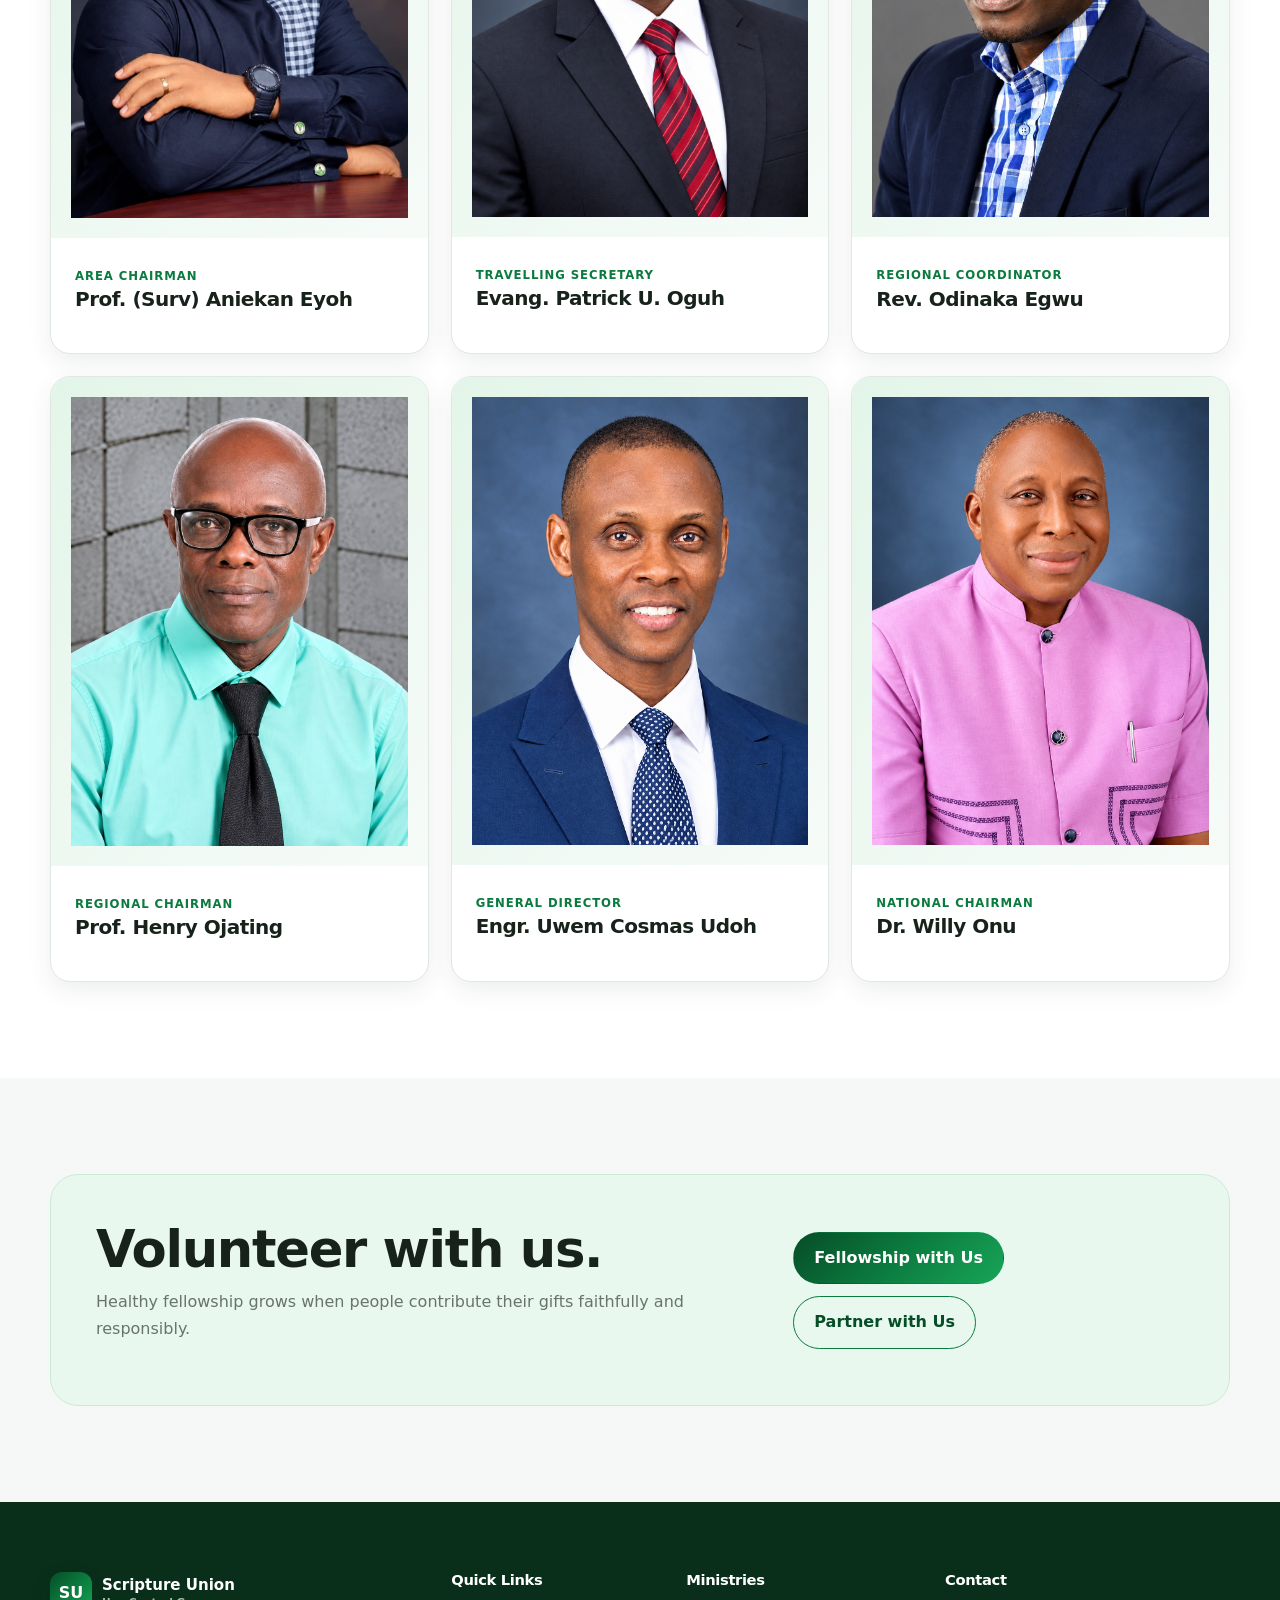
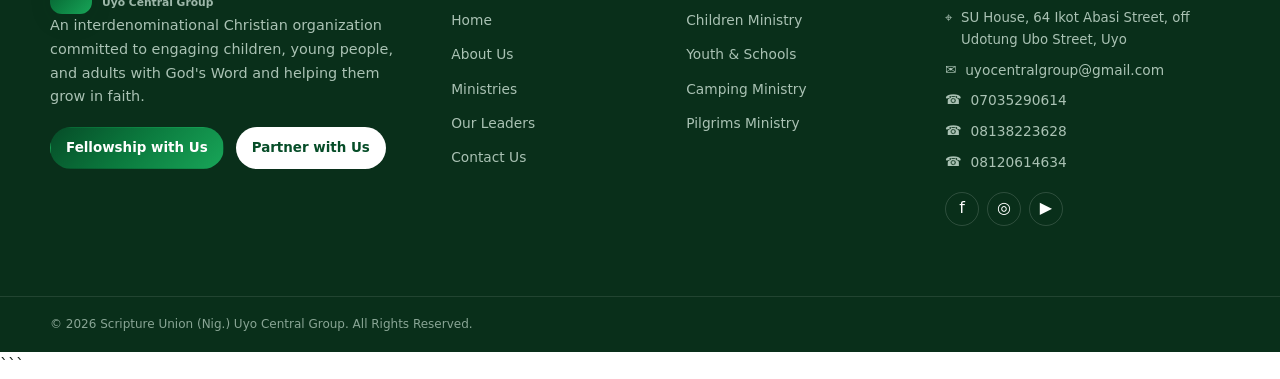
<file: leaders.html>
<!doctype html>
<html lang="en-NG">
<head>
  <meta charset="utf-8">
  <meta name="viewport" content="width=device-width, initial-scale=1">
  <title>Meet Our Leaders | Scripture Union (Nig.) Uyo Central Group</title>
  <meta name="description" content="Meet the leadership team of Scripture Union Uyo Central Group.">
  <meta name="theme-color" content="#0b7a3e">
  <meta property="og:title" content="Meet Our Leaders | Scripture Union (Nig.) Uyo Central Group">
  <meta property="og:description" content="Meet the leadership team of Scripture Union Uyo Central Group.">
  <meta property="og:type" content="website">
  <link rel="stylesheet" href="css/style.css">
</head>

<body>

  <header class="site-header" id="site-header">
    <nav class="navbar container" aria-label="Main navigation">

      <a class="brand" href="index.html" aria-label="Scripture Union Uyo Central Group home">
        <span class="brand-mark" aria-hidden="true">SU</span>
        <span class="brand-text">
          <strong>Scripture Union</strong>
          <small>Uyo Central Group</small>
        </span>
      </a>

      <button class="menu-toggle" type="button" aria-expanded="false" aria-controls="primary-menu" aria-label="Open navigation menu">
        <span></span>
        <span></span>
        <span></span>
      </button>

      <div class="nav-panel" id="primary-menu">
        <ul class="nav-links">
          <li>
            <a href="index.html">Home</a>
          </li>

          <li class="has-dropdown">
            <button class="dropdown-toggle" type="button" aria-expanded="false">
              Ministries <span aria-hidden="true">⌄</span>
            </button>

            <ul class="dropdown-menu">
              <li><a href="children-ministry.html">Children Ministry</a></li>
              <li><a href="youth-schools-ministry.html">Youth &amp; Schools Ministry</a></li>
              <li><a href="camping-ministry.html">Camping Ministry</a></li>
              <li><a href="pilgrims-ministry.html">Pilgrims Ministry</a></li>
            </ul>
          </li>

          <li>
            <a href="about.html">About Us</a>
          </li>

          <li>
            <a href="leaders.html" aria-current="page">Meet Our Leaders</a>
          </li>

          <li>
            <a href="contact.html">Contact Us</a>
          </li>
        </ul>

        <div class="nav-actions">
          <a class="btn btn-primary btn-sm" href="index.html#fellowship">Fellowship with Us</a>
          <a class="btn btn-outline btn-sm" href="index.html#partner">Partner with Us</a>
        </div>
      </div>

    </nav>
  </header>

  <main>

    <section class="page-hero">
      <div class="container page-hero-content reveal">
        <span class="section-kicker light">Leadership</span>
        <h1>Meet Our Leaders</h1>
      </div>
    </section>

    <section class="section">
      <div class="container">

        <div class="section-heading centered reveal">
          <span class="section-kicker">People who serve</span>
          <h2>Our Fellowship Leaders</h2>
        </div>

        <div class="leaders-grid">

          <article class="leader-card reveal">
            <div class="leader-photo">
              <img src="./images/leaders/president.jpg" alt="Bro Michael N. Michael, Group President">
            </div>
            <div class="leader-info">
              <span>Group President</span>
              <h3>Bro Michael N. Michael</h3>
            </div>
          </article>

          <article class="leader-card reveal">
            <div class="leader-photo">
              <img src="./images/leaders/EmeObot.jpg" alt="Sis Eme Obot, Zonal Rep.">
            </div>
            <div class="leader-info">
              <span>Zonal Rep</span>
              <h3>Sis Eme Obot</h3>
            </div>
          </article>

          <article class="leader-card reveal">
            <div class="leader-photo">
              <img src="./images/leaders/JosephAgbo.jpg" alt="APC">
            </div>
            <div class="leader-info">
              <span>Area Pilgrims Coordinator</span>
              <h3>Pst. Joseph Agbo</h3>
            </div>
          </article>

          <article class="leader-card reveal">
            <div class="leader-photo">
              <img src="./images/leaders/AniekanEyoh.jpg" alt="Area Chairman">
            </div>
            <div class="leader-info">
              <span>Area Chairman</span>
              <h3>Prof. (Surv) Aniekan Eyoh</h3>
            </div>
          </article>

          <article class="leader-card reveal">
            <div class="leader-photo">
              <img src="./images/leaders/PatrickOguh.jpg" alt="TS">
            </div>
            <div class="leader-info">
              <span>Travelling Secretary</span>
              <h3>Evang. Patrick U. Oguh</h3>
            </div>
          </article>

          <article class="leader-card reveal">
            <div class="leader-photo">
              <img src="./images/leaders/OdinakaEgwu.jpg" alt="RC">
            </div>
            <div class="leader-info">
              <span>Regional Coordinator</span>
              <h3>Rev. Odinaka Egwu </h3>
            </div>
          </article>

          <article class="leader-card reveal">
            <div class="leader-photo">
              <img src="./images/leaders/HenryOjating.jpg" alt="Regional Chairman">
            </div>
            <div class="leader-info">
              <span>Regional Chairman</span>
              <h3>Prof. Henry Ojating</h3>
            </div>
          </article>

          <article class="leader-card reveal">
            <div class="leader-photo">
              <img src="./images/leaders/UwemCosmas.jpg" alt="GD">
            </div>
            <div class="leader-info">
              <span>General Director</span>
              <h3>Engr. Uwem Cosmas Udoh</h3>
            </div>
          </article>

          <article class="leader-card reveal">
            <div class="leader-photo">
              <img src="./images/leaders/WillyOnu.jpg" alt="National Chairman">
            </div>
            <div class="leader-info">
              <span>National Chairman</span>
              <h3>Dr. Willy Onu</h3>
            </div>
          </article>

        </div>
      </div>
    </section>

    <section class="section section-soft">
      <div class="container cta-band reveal">
        <div>
          <h2>Volunteer with us.</h2>
          <p>Healthy fellowship grows when people contribute their gifts faithfully and responsibly.</p>
        </div>

        <div class="hero-actions">
          <a class="btn btn-primary" href="index.html#fellowship">Fellowship with Us</a>
          <a class="btn btn-outline-dark" href="index.html#partner">Partner with Us</a>
        </div>
      </div>
    </section>

  </main>

  <footer class="site-footer">
    <div class="container footer-grid">

      <div class="footer-about">
        <a class="brand brand-footer" href="index.html">
          <span class="brand-mark" aria-hidden="true">SU</span>
          <span class="brand-text">
            <strong>Scripture Union</strong>
            <small>Uyo Central Group</small>
          </span>
        </a>

        <p>
          An interdenominational Christian organization committed to engaging
          children, young people, and adults with God's Word and helping them grow in faith.
        </p>

        <div class="footer-actions">
          <a class="btn btn-primary btn-sm" href="index.html#fellowship">Fellowship with Us</a>
          <a class="btn btn-light btn-sm" href="index.html#partner">Partner with Us</a>
        </div>
      </div>

      <div>
        <h3>Quick Links</h3>
        <ul class="footer-links">
          <li><a href="index.html">Home</a></li>
          <li><a href="about.html">About Us</a></li>
          <li><a href="ministries.html">Ministries</a></li>
          <li><a href="leaders.html">Our Leaders</a></li>
          <li><a href="contact.html">Contact Us</a></li>
        </ul>
      </div>

      <div>
        <h3>Ministries</h3>
        <ul class="footer-links">
          <li><a href="children-ministry.html">Children Ministry</a></li>
          <li><a href="youth-schools-ministry.html">Youth &amp; Schools</a></li>
          <li><a href="camping-ministry.html">Camping Ministry</a></li>
          <li><a href="pilgrims-ministry.html">Pilgrims Ministry</a></li>
        </ul>
      </div>

      <div>
        <h3>Contact</h3>
        <ul class="footer-contact">
          <li>
            <span aria-hidden="true">⌖</span>
            SU House, 64 Ikot Abasi Street, off Udotung Ubo Street, Uyo
          </li>
          <li>
            <span aria-hidden="true">✉</span>
            <a href="mailto:uyocentralgroup@gmail.com">uyocentralgroup@gmail.com</a>
          </li>
          <li>
            <span aria-hidden="true">☎</span>
            <a href="tel:07035290614">07035290614</a>
          </li>
          <li>
            <span aria-hidden="true">☎</span>
            <a href="tel:08138223628">08138223628</a>
          </li>
          <li>
            <span aria-hidden="true">☎</span>
            <a href="tel:08120614634">08120614634</a>
          </li>
        </ul>

        <div class="social-links" aria-label="Social media links">
          <a href="https://fb.me/SUCentralGroup" target="_blank" rel="noopener noreferrer" aria-label="Facebook">f</a>
          <a href="https://fb.me/SUCentralGroup" target="_blank" rel="noopener noreferrer" aria-label="Instagram">◎</a>
          <a href="https://youtube.com/@sunigeria?si=aLF_Bhg58W1Huy8t" target="_blank" rel="noopener noreferrer" aria-label="YouTube">▶</a>
        </div>
      </div>

    </div>

    <div class="footer-bottom">
      <div class="container">
        <p>
          &copy; <span id="current-year">2026</span>
          Scripture Union (Nig.) Uyo Central Group. All Rights Reserved.
        </p>
      </div>
    </div>
  </footer>

  <div class="toast" id="toast" role="status" aria-live="polite"></div>

  <script src="js/script.js" defer></script>

</body>
</html>
```
</file>
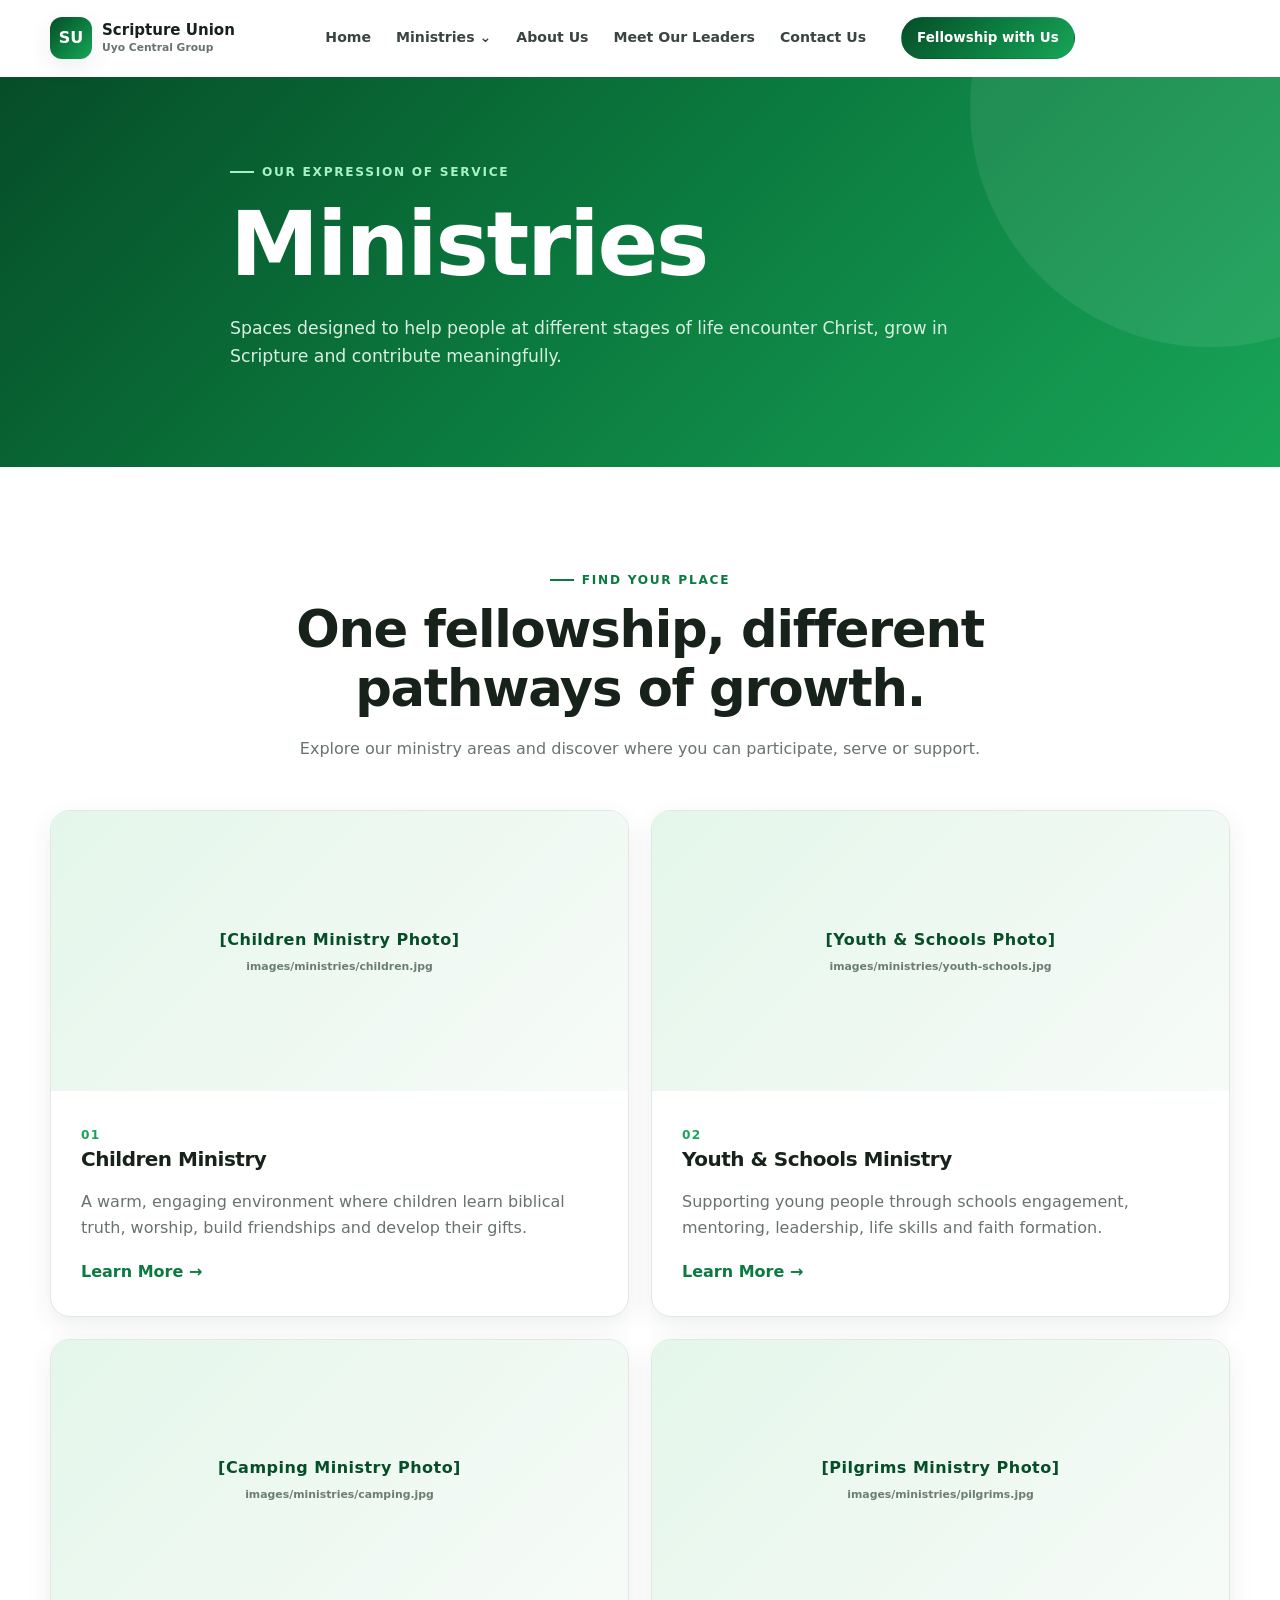
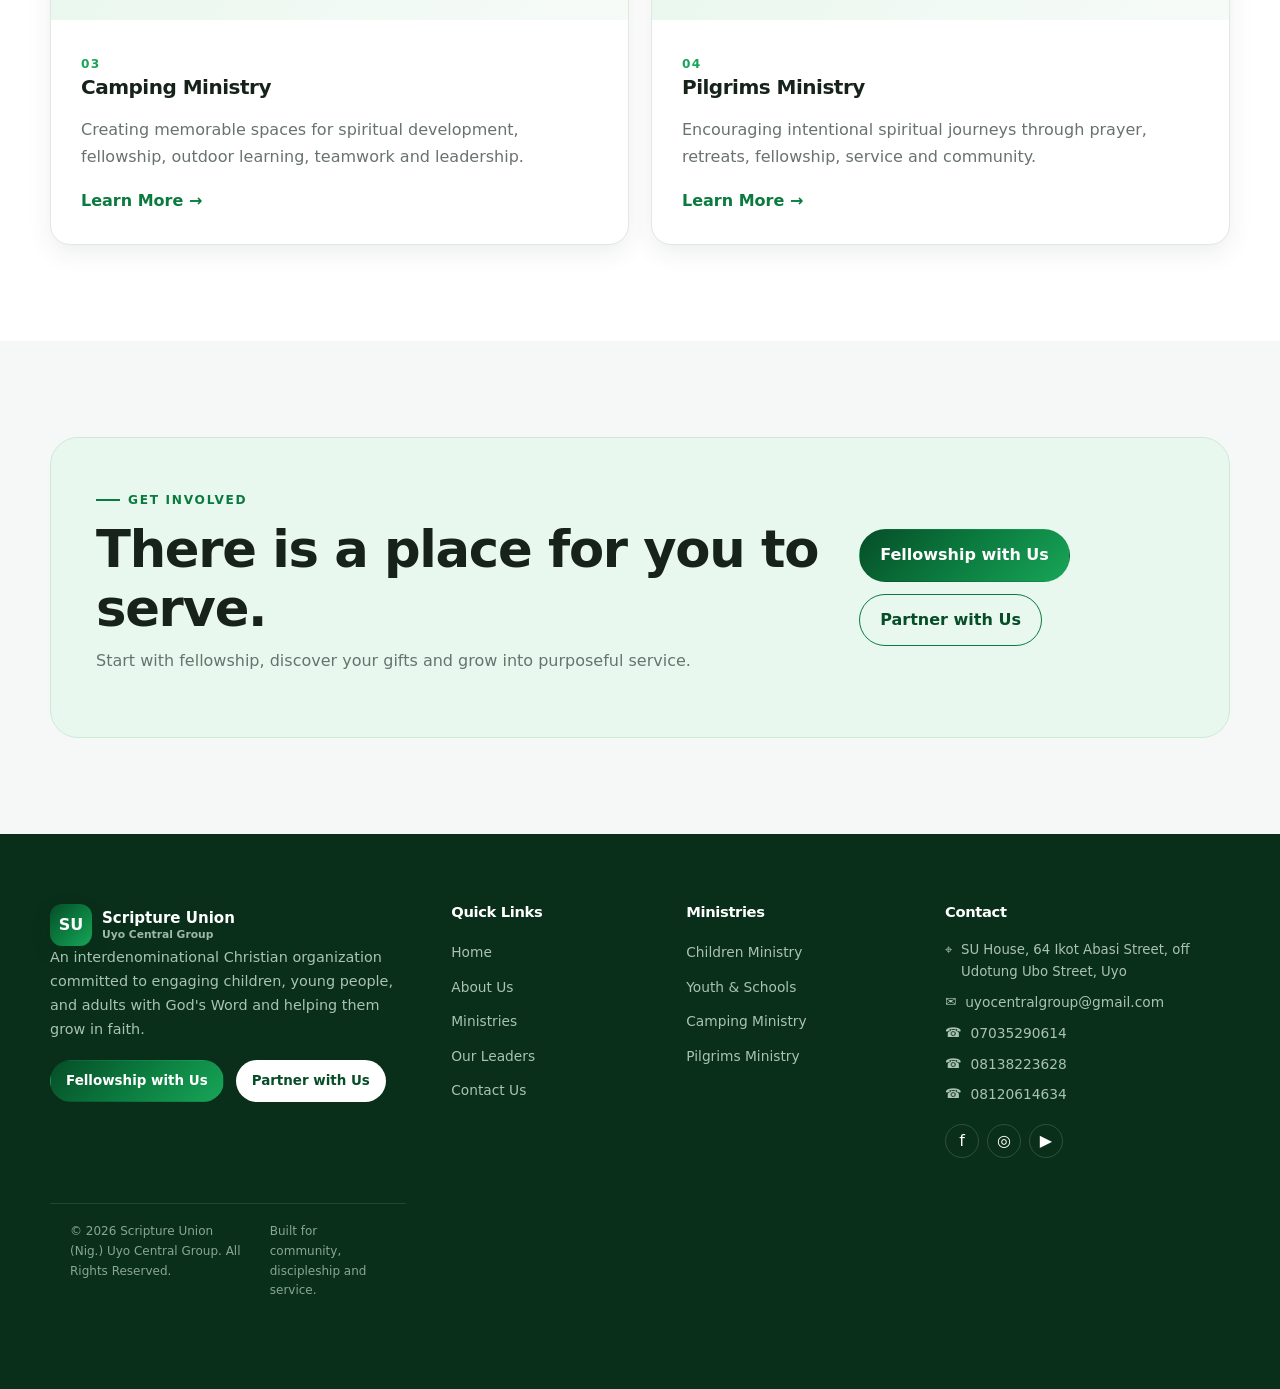
<file: ministries.html>
<!doctype html>
<html lang="en-NG">
<head>
  <meta charset="utf-8">
  <meta name="viewport" content="width=device-width, initial-scale=1">
  <title>Ministries | Scripture Union (Nig.) Uyo Central Group</title>
  <meta name="description" content="Explore the Children, Youth & Schools, Camping and Pilgrims ministries of Scripture Union Uyo Central Group.">
  <meta name="theme-color" content="#0b7a3e">
  <meta property="og:title" content="Ministries | Scripture Union (Nig.) Uyo Central Group">
  <meta property="og:description" content="Explore the Children, Youth & Schools, Camping and Pilgrims ministries of Scripture Union Uyo Central Group.">
  <meta property="og:type" content="website">
  <link rel="stylesheet" href="css/style.css">
</head>
<body class="">

<header class="site-header" id="site-header">
  <nav class="navbar container" aria-label="Main navigation">
    <a class="brand" href="index.html" aria-label="Scripture Union Uyo Central Group home">
      <span class="brand-mark" aria-hidden="true">SU</span>
      <span class="brand-text"><strong>Scripture Union</strong><small>Uyo Central Group</small></span>
    </a>
    <button class="menu-toggle" type="button" aria-expanded="false" aria-controls="primary-menu" aria-label="Open navigation menu">
      <span></span><span></span><span></span>
    </button>
    <div class="nav-panel" id="primary-menu">
      <ul class="nav-links">
        <li><a href="index.html">Home</a></li>
        <li class="has-dropdown">
          <button class="dropdown-toggle" type="button" aria-expanded="false">Ministries <span aria-hidden="true">⌄</span></button>
          <ul class="dropdown-menu">
            <li><a href="children-ministry.html">Children Ministry</a></li>
            <li><a href="youth-schools-ministry.html">Youth &amp; Schools Ministry</a></li>
            <li><a href="camping-ministry.html">Camping Ministry</a></li>
            <li><a href="pilgrims-ministry.html">Pilgrims Ministry</a></li>
          </ul>
        </li>
        <li><a href="about.html">About Us</a></li>
        <li><a href="leaders.html">Meet Our Leaders</a></li>
        <li><a href="contact.html">Contact Us</a></li>
      </ul>
      <div class="nav-actions">
        <a class="btn btn-primary btn-sm" href="index.html#fellowship">Fellowship with Us</a>
        <a class="btn btn-outline btn-sm" href="index.html#partner">Partner with Us</a>
      </div>
    </div>
  </nav>
</header>

<main>

<section class="page-hero">
  <div class="container page-hero-content reveal"><span class="section-kicker light">Our expression of service</span><h1>Ministries</h1><p>Spaces designed to help people at different stages of life encounter Christ, grow in Scripture and contribute meaningfully.</p></div>
</section>
<section class="section"><div class="container">
  <div class="section-heading centered reveal"><span class="section-kicker">Find your place</span><h2>One fellowship, different pathways of growth.</h2><p>Explore our ministry areas and discover where you can participate, serve or support.</p></div>
  <div class="ministry-grid">
    <article class="ministry-card reveal"><div class="image-placeholder">[Children Ministry Photo]<small>images/ministries/children.jpg</small></div><div class="card-body"><span class="card-number">01</span><h3>Children Ministry</h3><p>A warm, engaging environment where children learn biblical truth, worship, build friendships and develop their gifts.</p><a class="text-link" href="children-ministry.html">Learn More →</a></div></article>
    <article class="ministry-card reveal"><div class="image-placeholder">[Youth &amp; Schools Photo]<small>images/ministries/youth-schools.jpg</small></div><div class="card-body"><span class="card-number">02</span><h3>Youth &amp; Schools Ministry</h3><p>Supporting young people through schools engagement, mentoring, leadership, life skills and faith formation.</p><a class="text-link" href="youth-schools-ministry.html">Learn More →</a></div></article>
    <article class="ministry-card reveal"><div class="image-placeholder">[Camping Ministry Photo]<small>images/ministries/camping.jpg</small></div><div class="card-body"><span class="card-number">03</span><h3>Camping Ministry</h3><p>Creating memorable spaces for spiritual development, fellowship, outdoor learning, teamwork and leadership.</p><a class="text-link" href="camping-ministry.html">Learn More →</a></div></article>
    <article class="ministry-card reveal"><div class="image-placeholder">[Pilgrims Ministry Photo]<small>images/ministries/pilgrims.jpg</small></div><div class="card-body"><span class="card-number">04</span><h3>Pilgrims Ministry</h3><p>Encouraging intentional spiritual journeys through prayer, retreats, fellowship, service and community.</p><a class="text-link" href="pilgrims-ministry.html">Learn More →</a></div></article>
  </div>
</div></section>
<section class="section section-soft"><div class="container cta-band reveal"><div><span class="section-kicker">Get involved</span><h2>There is a place for you to serve.</h2><p>Start with fellowship, discover your gifts and grow into purposeful service.</p></div><div class="hero-actions"><a class="btn btn-primary" href="index.html#fellowship">Fellowship with Us</a><a class="btn btn-outline-dark" href="index.html#partner">Partner with Us</a></div></div></section>

</main>

<footer class="site-footer">
  <div class="container footer-grid">
    <div class="footer-about">
      <a class="brand brand-footer" href="index.html">
        <span class="brand-mark" aria-hidden="true">SU</span>
        <span class="brand-text"><strong>Scripture Union</strong><small>Uyo Central Group</small></span>
      </a>
      <p>An interdenominational Christian organization committed to engaging children, young people, and adults with God's Word and helping them grow in faith.</p>
      <div class="footer-actions">
        <a class="btn btn-primary btn-sm" href="index.html#fellowship">Fellowship with Us</a>
        <a class="btn btn-light btn-sm" href="index.html#partner">Partner with Us</a>
      </div>
    </div>
    <div>
      <h3>Quick Links</h3>
      <ul class="footer-links">
        <li><a href="index.html">Home</a></li><li><a href="about.html">About Us</a></li>
        <li><a href="ministries.html">Ministries</a></li><li><a href="leaders.html">Our Leaders</a></li>
        <li><a href="contact.html">Contact Us</a></li>
      </ul>
    </div>
    <div>
      <h3>Ministries</h3>
      <ul class="footer-links">
        <li><a href="children-ministry.html">Children Ministry</a></li>
        <li><a href="youth-schools-ministry.html">Youth &amp; Schools</a></li>
        <li><a href="camping-ministry.html">Camping Ministry</a></li>
        <li><a href="pilgrims-ministry.html">Pilgrims Ministry</a></li>
      </ul>
    </div>
    <div>
      <h3>Contact</h3>
      <ul class="footer-contact">
        <li><span aria-hidden="true">⌖</span> SU House, 64 Ikot Abasi Street, off Udotung Ubo Street, Uyo</li>
        <li><span aria-hidden="true">✉</span> <a href="mailto:uyocentralgroup@gmail.com">uyocentralgroup@gmail.com</a></li>
        <li><span aria-hidden="true">☎</span> <a href="tel:07035290614">07035290614</a></li>
        <li><span aria-hidden="true">☎</span> <a href="tel:08138223628">08138223628</a></li>
        <li><span aria-hidden="true">☎</span> <a href="tel:08120614634">08120614634</a></li>
      </ul>
      <div class="social-links" aria-label="Social media links">
  <a href="https://fb.me/SUCentralGroup" target="_blank" rel="noopener noreferrer" aria-label="Facebook">f</a>
  <a href="https://fb.me/SUCentralGroup" target="_blank" rel="noopener noreferrer" aria-label="Instagram">◎</a>
  <a href="https://youtube.com/@sunigeria?si=aLF_Bhg58W1Huy8t" target="_blank" rel="noopener noreferrer" aria-label="YouTube">▶</a>
</div>
  </div>
  <div class="footer-bottom">
    <div class="container"><p>&copy; <span id="current-year">2026</span> Scripture Union (Nig.) Uyo Central Group. All Rights Reserved.</p><p>Built for community, discipleship and service.</p></div>
  </div>
</footer>
<div class="toast" id="toast" role="status" aria-live="polite"></div>

<script src="js/script.js" defer></script>
</body>
</html>
</file>
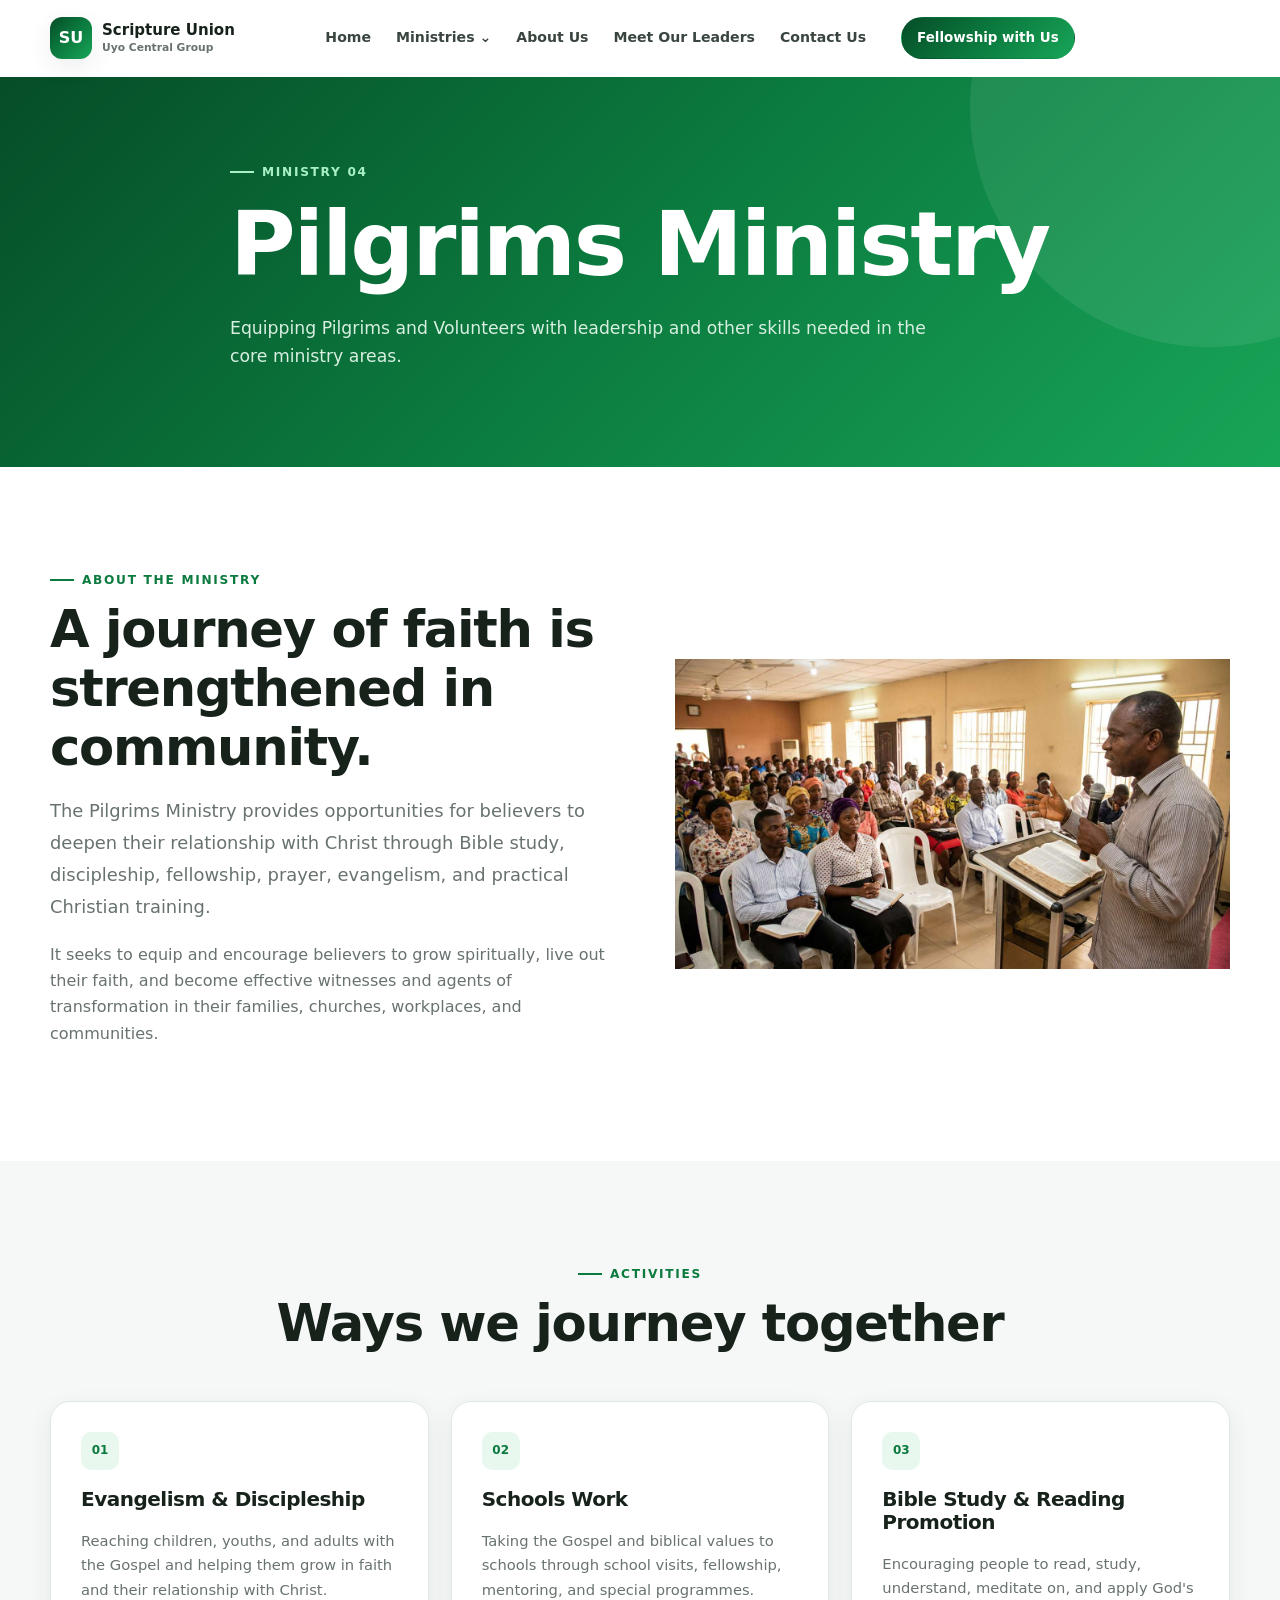
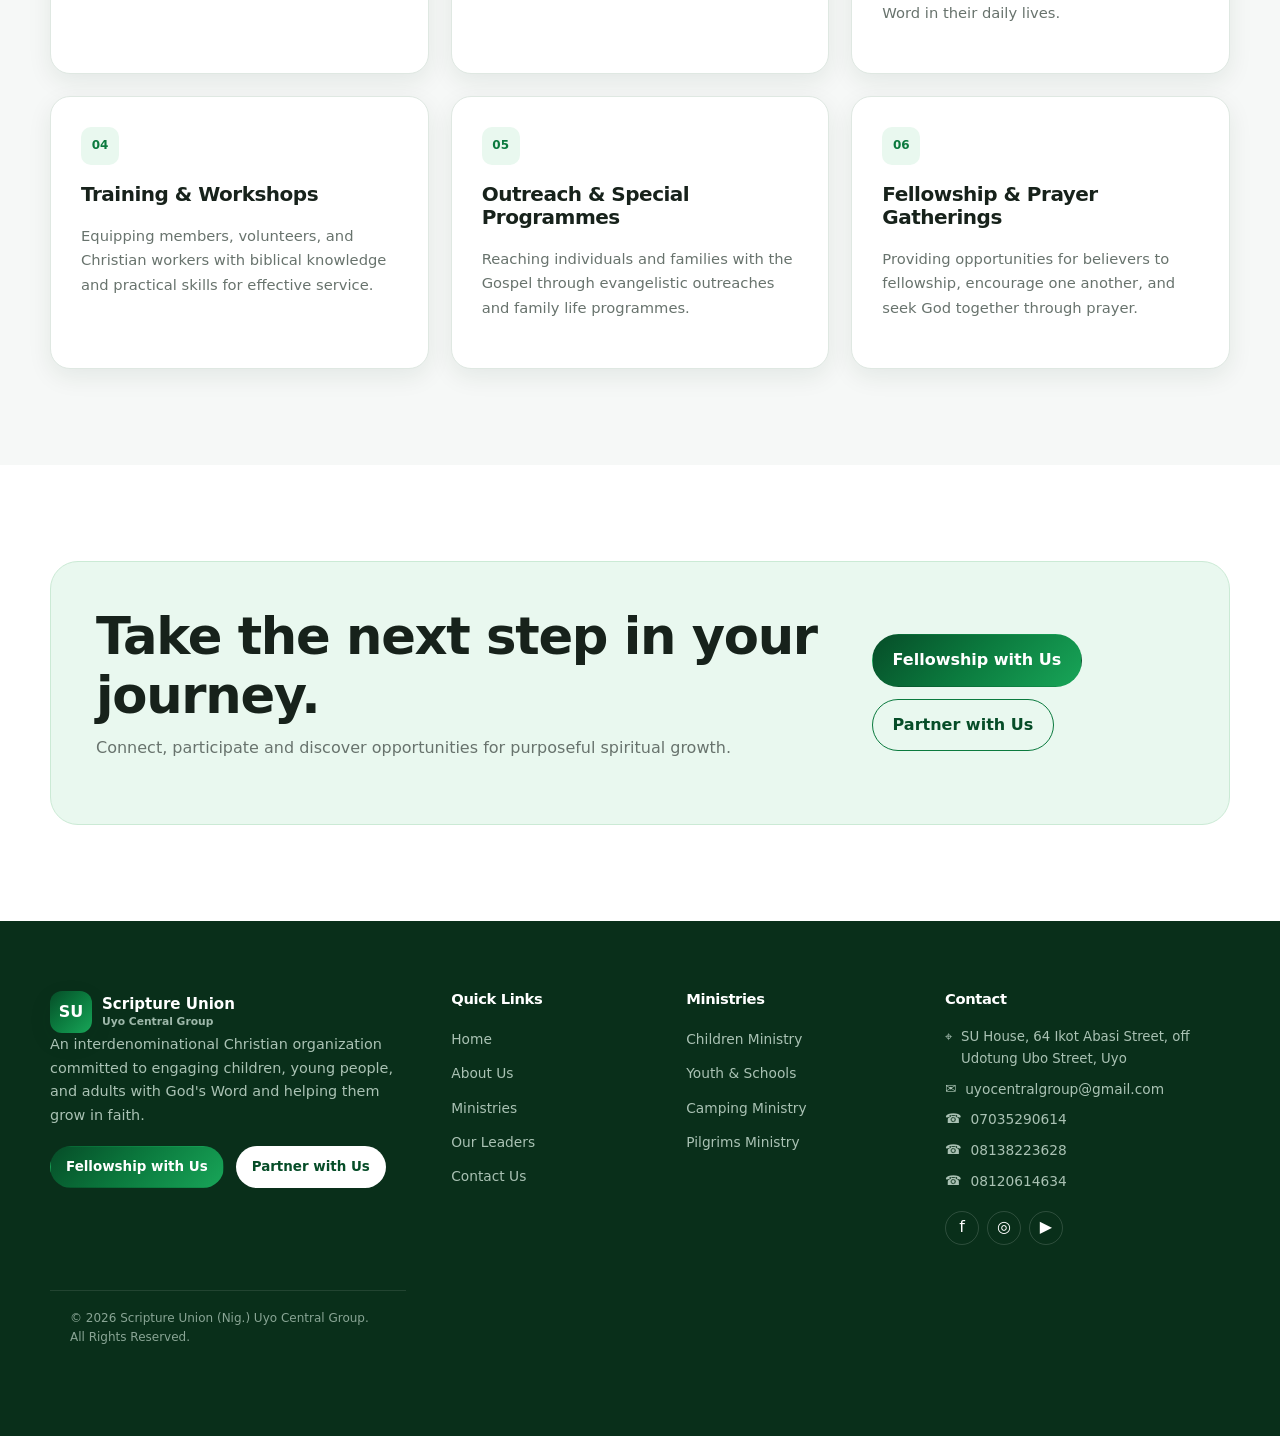
<file: pilgrims-ministry.html>
<!doctype html>
<html lang="en-NG">
<head>
  <meta charset="utf-8">
  <meta name="viewport" content="width=device-width, initial-scale=1">
  <title>Pilgrims Ministry | Scripture Union (Nig.) Uyo Central Group</title>
  <meta name="description" content="Explore the Pilgrims Ministry and opportunities for prayer, retreats, fellowship and service.">
  <meta name="theme-color" content="#0b7a3e">
  <meta property="og:title" content="Pilgrims Ministry | Scripture Union (Nig.) Uyo Central Group">
  <meta property="og:description" content="Explore the Pilgrims Ministry and opportunities for prayer, retreats, fellowship and service.">
  <meta property="og:type" content="website">
  <link rel="stylesheet" href="css/style.css">
</head>
<body class="">

<header class="site-header" id="site-header">
  <nav class="navbar container" aria-label="Main navigation">
    <a class="brand" href="index.html" aria-label="Scripture Union Uyo Central Group home">
      <span class="brand-mark" aria-hidden="true">SU</span>
      <span class="brand-text"><strong>Scripture Union</strong><small>Uyo Central Group</small></span>
    </a>
    <button class="menu-toggle" type="button" aria-expanded="false" aria-controls="primary-menu" aria-label="Open navigation menu">
      <span></span><span></span><span></span>
    </button>
    <div class="nav-panel" id="primary-menu">
      <ul class="nav-links">
        <li><a href="index.html">Home</a></li>
        <li class="has-dropdown">
          <button class="dropdown-toggle" type="button" aria-expanded="false">Ministries <span aria-hidden="true">⌄</span></button>
          <ul class="dropdown-menu">
            <li><a href="children-ministry.html">Children Ministry</a></li>
            <li><a href="youth-schools-ministry.html">Youth &amp; Schools Ministry</a></li>
            <li><a href="camping-ministry.html">Camping Ministry</a></li>
            <li><a href="pilgrims-ministry.html">Pilgrims Ministry</a></li>
          </ul>
        </li>
        <li><a href="about.html">About Us</a></li>
        <li><a href="leaders.html">Meet Our Leaders</a></li>
        <li><a href="contact.html">Contact Us</a></li>
      </ul>
      <div class="nav-actions">
        <a class="btn btn-primary btn-sm" href="index.html#fellowship">Fellowship with Us</a>
        <a class="btn btn-outline btn-sm" href="index.html#partner">Partner with Us</a>
      </div>
    </div>
  </nav>
</header>

<main>

<section class="page-hero ministry-hero"><div class="container page-hero-content reveal"><span class="section-kicker light">Ministry 04</span><h1>Pilgrims Ministry</h1><p>Equipping Pilgrims and Volunteers with leadership and other skills needed in the core ministry areas.</p></div></section>

<section class="section"><div class="container two-col align-center"><div class="reveal-left"><span class="section-kicker">About the Ministry</span><h2>A journey of faith is strengthened in community.</h2><p class="lead">The Pilgrims Ministry provides opportunities for believers to deepen their relationship with Christ through Bible study, discipleship, fellowship, prayer, evangelism, and practical Christian training.</p><p>It seeks to equip and encourage believers to grow spiritually, live out their faith, and become effective witnesses and agents of transformation in their families, churches, workplaces, and communities.</p></div> <img src="./images/pilgrims/pilgrims.jpg" alt="Pilgrims"> </div></div></section>

<section class="section section-soft"><div class="container"><div class="section-heading centered reveal"><span class="section-kicker">Activities</span><h2>Ways we journey together</h2></div><div class="feature-grid">
  <article class="feature-card reveal"><span>01</span><h3>Evangelism & Discipleship</h3><p>Reaching children, youths, and adults with the Gospel and helping them grow in faith and their relationship with Christ.</p></article>

  <article class="feature-card reveal"><span>02</span><h3>Schools Work</h3><p>Taking the Gospel and biblical values to schools through school visits, fellowship, mentoring, and special programmes.</p></article>

  <article class="feature-card reveal"><span>03</span><h3>Bible Study & Reading Promotion</h3><p>Encouraging people to read, study, understand, meditate on, and apply God's Word in their daily lives.</p></article>

  <article class="feature-card reveal"><span>04</span><h3>Training & Workshops</h3><p>Equipping members, volunteers, and Christian workers with biblical knowledge and practical skills for effective service.</p></article>

  <article class="feature-card reveal"><span>05</span><h3>Outreach &amp; Special Programmes</h3><p>Reaching individuals and families with the Gospel through evangelistic outreaches and family life programmes.</p></article>

  <article class="feature-card reveal"><span>06</span><h3>Fellowship & Prayer Gatherings</h3><p>Providing opportunities for believers to fellowship, encourage one another, and seek God together through prayer.</p></article>

</div></div></section>
<section class="section"><div class="container cta-band reveal"><div><h2>Take the next step in your journey.</h2><p>Connect, participate and discover opportunities for purposeful spiritual growth.</p></div><div class="hero-actions"><a class="btn btn-primary" href="index.html#fellowship">Fellowship with Us</a><a class="btn btn-outline-dark" href="index.html#partner">Partner with Us</a></div></div></section>

</main>

<footer class="site-footer">
  <div class="container footer-grid">
    <div class="footer-about">
      <a class="brand brand-footer" href="index.html">
        <span class="brand-mark" aria-hidden="true">SU</span>
        <span class="brand-text"><strong>Scripture Union</strong><small>Uyo Central Group</small></span>
      </a>
      <p>An interdenominational Christian organization committed to engaging children, young people, and adults with God's Word and helping them grow in faith.</p>
      <div class="footer-actions">
        <a class="btn btn-primary btn-sm" href="index.html#fellowship">Fellowship with Us</a>
        <a class="btn btn-light btn-sm" href="index.html#partner">Partner with Us</a>
      </div>
    </div>
    <div>
      <h3>Quick Links</h3>
      <ul class="footer-links">
        <li><a href="index.html">Home</a></li><li><a href="about.html">About Us</a></li>
        <li><a href="ministries.html">Ministries</a></li><li><a href="leaders.html">Our Leaders</a></li>
        <li><a href="contact.html">Contact Us</a></li>
      </ul>
    </div>
    <div>
      <h3>Ministries</h3>
      <ul class="footer-links">
        <li><a href="children-ministry.html">Children Ministry</a></li>
        <li><a href="youth-schools-ministry.html">Youth &amp; Schools</a></li>
        <li><a href="camping-ministry.html">Camping Ministry</a></li>
        <li><a href="pilgrims-ministry.html">Pilgrims Ministry</a></li>
      </ul>
    </div>
    <div>
      <h3>Contact</h3>
      <ul class="footer-contact">
        <li><span aria-hidden="true">⌖</span> SU House, 64 Ikot Abasi Street, off Udotung Ubo Street, Uyo</li>
        <li><span aria-hidden="true">✉</span> <a href="mailto:uyocentralgroup@gmail.com">uyocentralgroup@gmail.com</a></li>
        <li><span aria-hidden="true">☎</span> <a href="tel:07035290614">07035290614</a></li>
        <li><span aria-hidden="true">☎</span> <a href="tel:08138223628">08138223628</a></li>
        <li><span aria-hidden="true">☎</span> <a href="tel:08120614634">08120614634</a></li>
      </ul>
      <div class="social-links" aria-label="Social media links">
  <a href="https://fb.me/SUCentralGroup" target="_blank" rel="noopener noreferrer" aria-label="Facebook">f</a>
  <a href="https://fb.me/SUCentralGroup" target="_blank" rel="noopener noreferrer" aria-label="Instagram">◎</a>
  <a href="https://youtube.com/@sunigeria?si=aLF_Bhg58W1Huy8t" target="_blank" rel="noopener noreferrer" aria-label="YouTube">▶</a>
</div>
  </div>
  <div class="footer-bottom">
    <div class="container"><p>&copy; <span id="current-year">2026</span> Scripture Union (Nig.) Uyo Central Group. All Rights Reserved.</div>
  </div>
</footer>
<div class="toast" id="toast" role="status" aria-live="polite"></div>

<script src="js/script.js" defer></script>
</body>
</html>
</file>
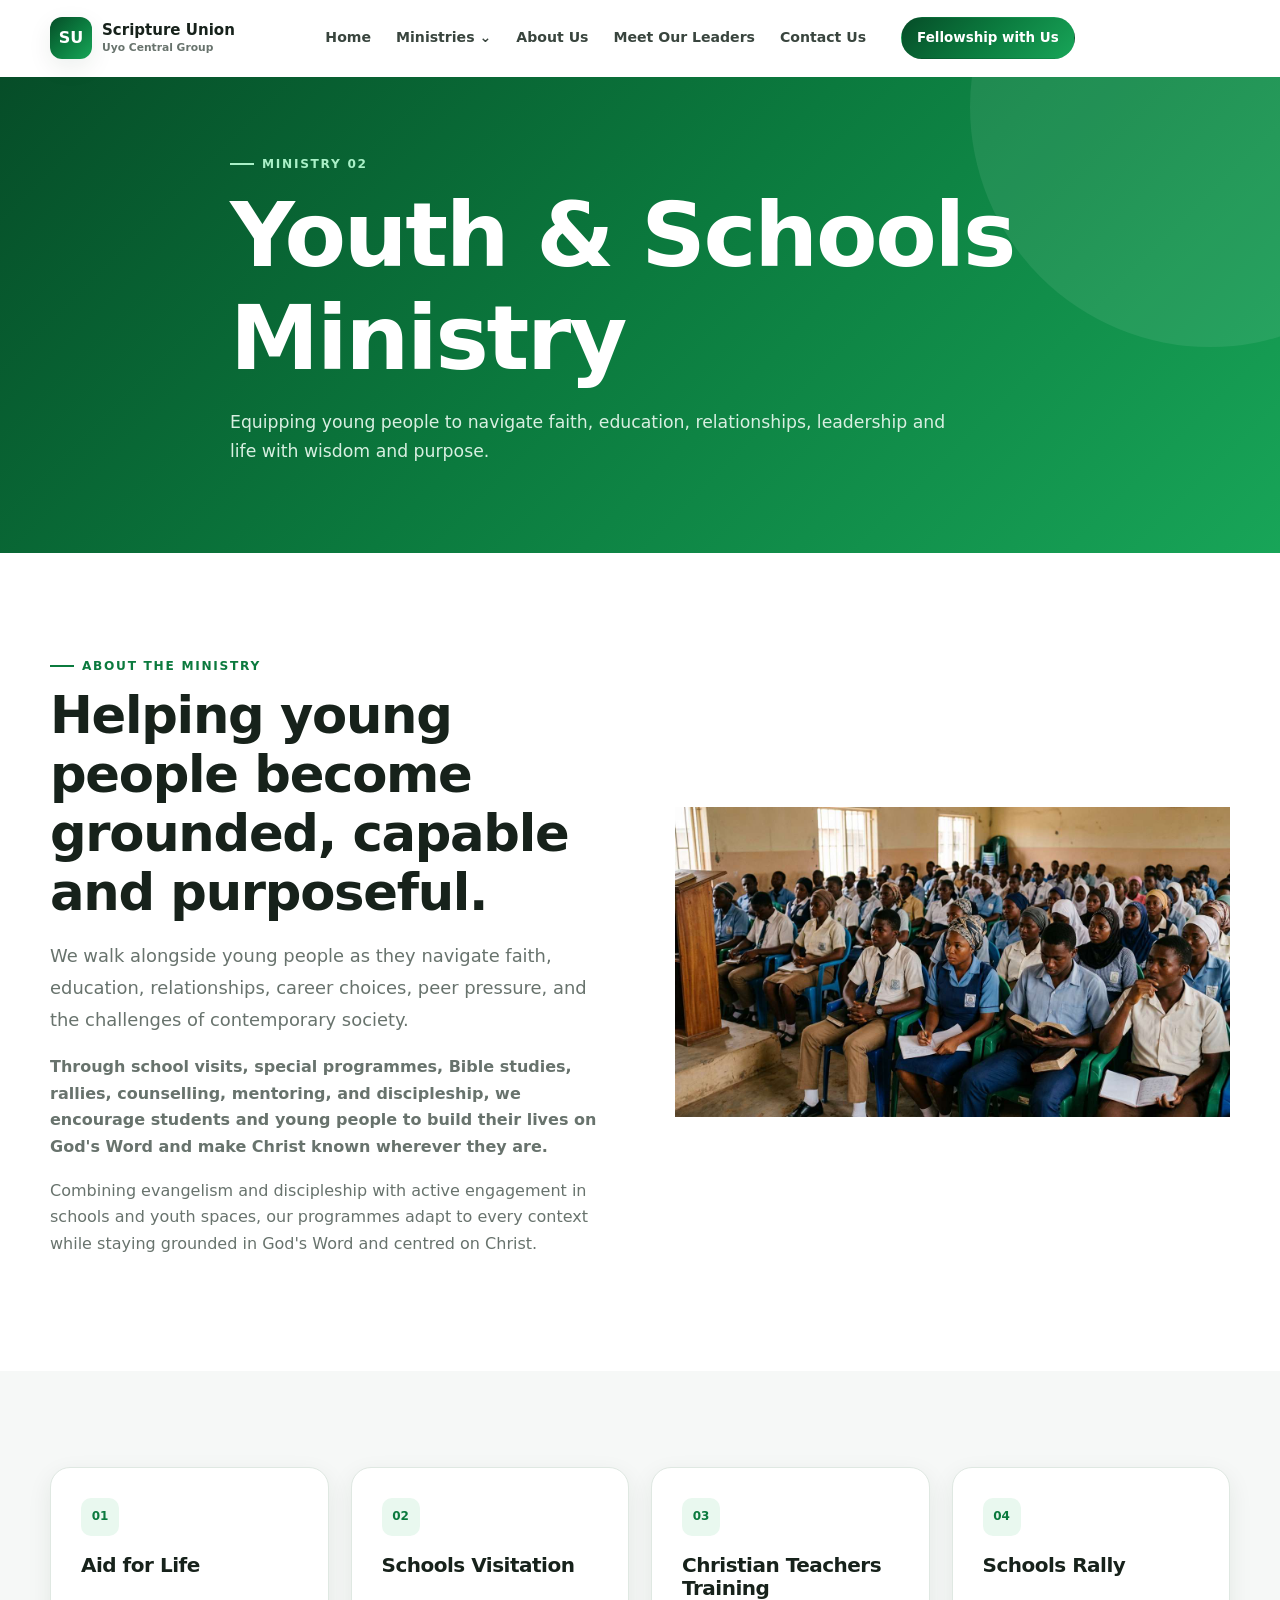
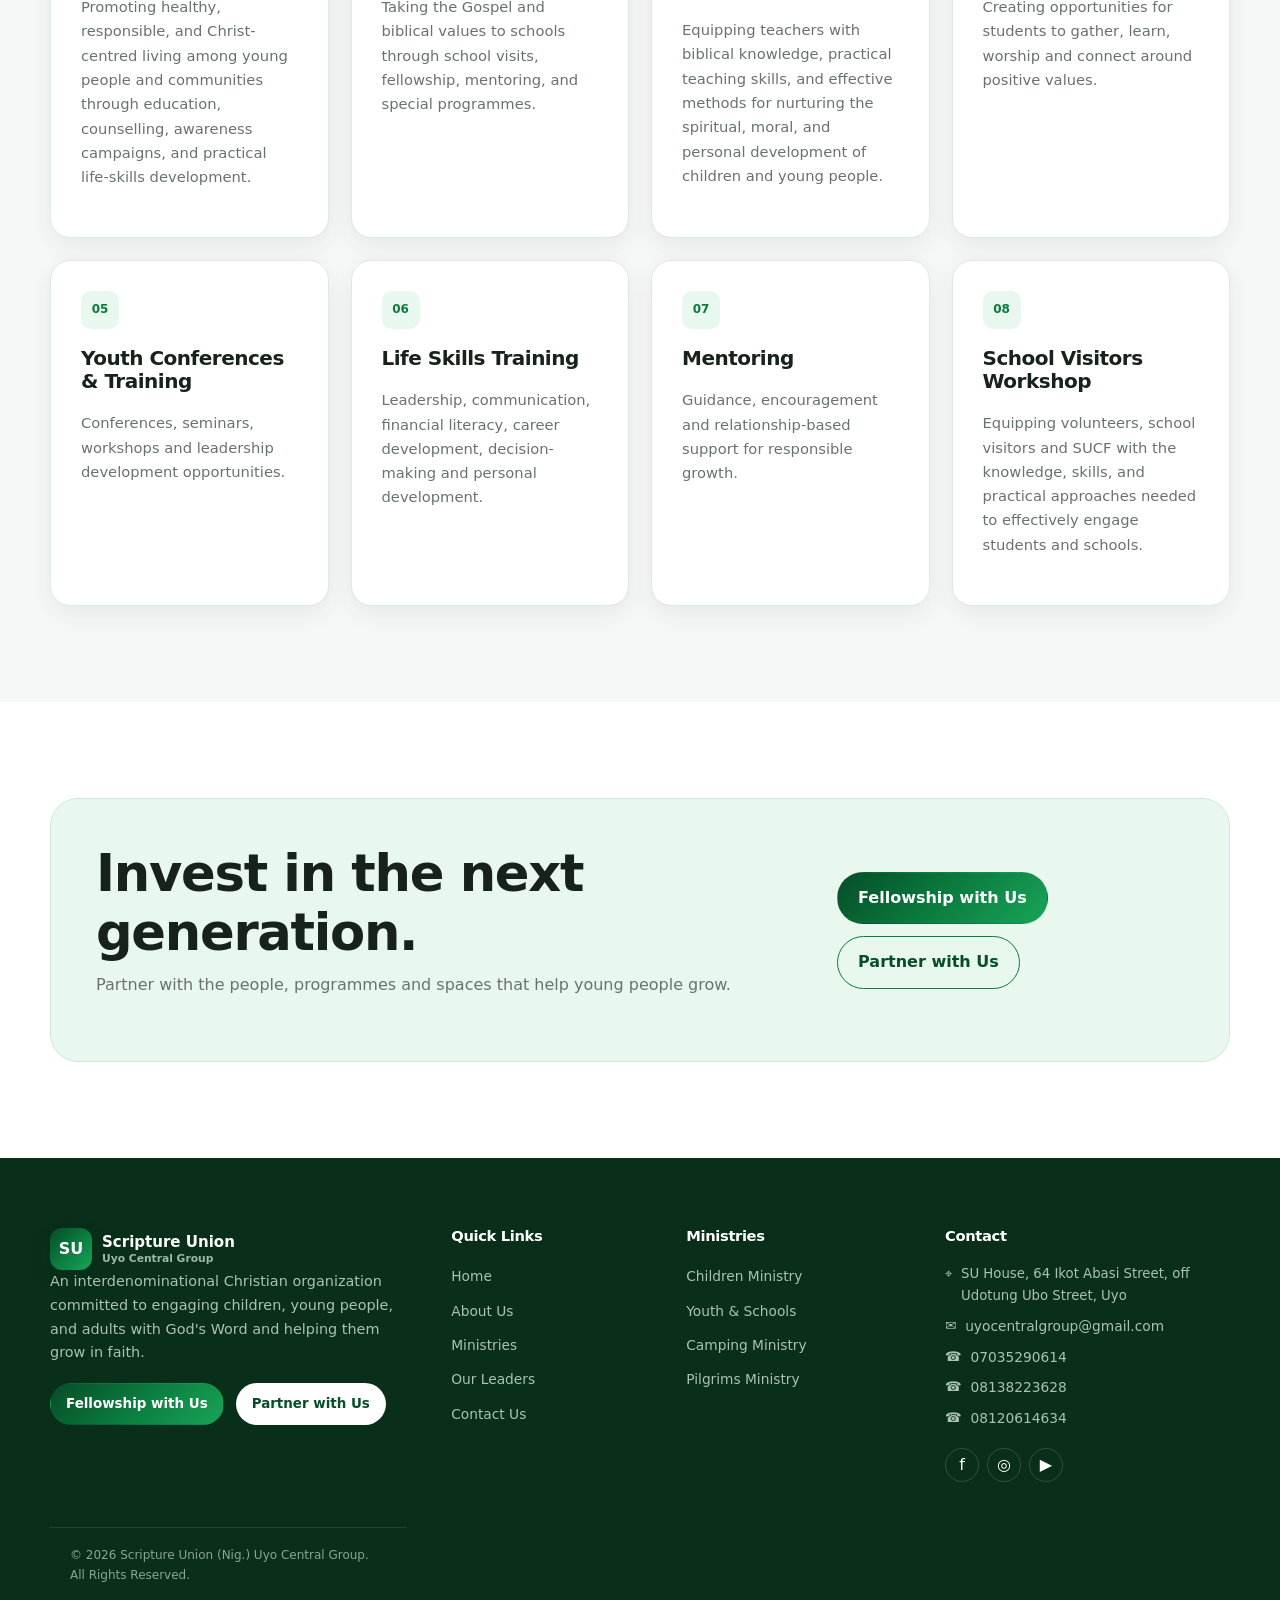
<file: youth-schools-ministry.html>
<!doctype html>
<html lang="en-NG">
<head>
  <meta charset="utf-8">
  <meta name="viewport" content="width=device-width, initial-scale=1">
  <title>Youth & Schools Ministry | Scripture Union (Nig.) Uyo Central Group</title>
  <meta name="description" content="Explore youth and schools engagement, mentoring, life skills and leadership development.">
  <meta name="theme-color" content="#0b7a3e">
  <meta property="og:title" content="Youth & Schools Ministry | Scripture Union (Nig.) Uyo Central Group">
  <meta property="og:description" content="Explore youth and schools engagement, mentoring, life skills and leadership development.">
  <meta property="og:type" content="website">
  <link rel="stylesheet" href="css/style.css">
</head>
<body class="">

<header class="site-header" id="site-header">
  <nav class="navbar container" aria-label="Main navigation">
    <a class="brand" href="index.html" aria-label="Scripture Union Uyo Central Group home">
      <span class="brand-mark" aria-hidden="true">SU</span>
      <span class="brand-text"><strong>Scripture Union</strong><small>Uyo Central Group</small></span>
    </a>
    <button class="menu-toggle" type="button" aria-expanded="false" aria-controls="primary-menu" aria-label="Open navigation menu">
      <span></span><span></span><span></span>
    </button>
    <div class="nav-panel" id="primary-menu">
      <ul class="nav-links">
        <li><a href="index.html">Home</a></li>
        <li class="has-dropdown">
          <button class="dropdown-toggle" type="button" aria-expanded="false">Ministries <span aria-hidden="true">⌄</span></button>
          <ul class="dropdown-menu">
            <li><a href="children-ministry.html">Children Ministry</a></li>
            <li><a href="youth-schools-ministry.html">Youth &amp; Schools Ministry</a></li>
            <li><a href="camping-ministry.html">Camping Ministry</a></li>
            <li><a href="pilgrims-ministry.html">Pilgrims Ministry</a></li>
          </ul>
        </li>
        <li><a href="about.html">About Us</a></li>
        <li><a href="leaders.html">Meet Our Leaders</a></li>
        <li><a href="contact.html">Contact Us</a></li>
      </ul>
      <div class="nav-actions">
        <a class="btn btn-primary btn-sm" href="index.html#fellowship">Fellowship with Us</a>
        <a class="btn btn-outline btn-sm" href="index.html#partner">Partner with Us</a>
      </div>
    </div>
  </nav>
</header>

<main>

<section class="page-hero ministry-hero"><div class="container page-hero-content reveal"><span class="section-kicker light">Ministry 02</span><h1>Youth &amp; Schools Ministry</h1><p>Equipping young people to navigate faith, education, relationships, leadership and life with wisdom and purpose.</p></div></section>
<section class="section"><div class="container two-col align-center"><div class="reveal-left"><span class="section-kicker">About the Ministry</span><h2>Helping young people become grounded, capable and purposeful.</h2><p class="lead">We walk alongside young people as they navigate faith, education, relationships, career choices, peer pressure, and the challenges of contemporary society.</p>

<p> <strong>Through school visits, special programmes, Bible studies, rallies, counselling, mentoring, and discipleship, we encourage students and young people to build their lives on God's Word and make Christ known wherever they are.</strong></p>

<p>Combining evangelism and discipleship with active engagement in schools and youth spaces, our programmes adapt to every context while staying grounded in God's Word and centred on Christ.</p></div><div> <img src="./images/youth/students.jpg" alt="Youth&Schools"> </div></div></section>

<section class="section section-soft"><div class="container"><div class="feature-grid feature-grid-wide">
  <article class="feature-card reveal"><span>01</span><h3>Aid for Life</h3><p>Promoting healthy, responsible, and Christ-centred living among young people and communities through education, counselling, awareness campaigns, and practical life-skills development.</p></article>

  <article class="feature-card reveal"><span>02</span><h3>Schools Visitation</h3><p>Taking the Gospel and biblical values to schools through school visits, fellowship, mentoring, and special programmes.</p></article>
  <article class="feature-card reveal"><span>03</span><h3>Christian Teachers Training</h3><p>Equipping teachers with biblical knowledge, practical teaching skills, and effective methods for nurturing the spiritual, moral, and personal development of children and young people.</p></article>

  <article class="feature-card reveal"><span>04</span><h3>Schools Rally</h3><p>Creating opportunities for students to gather, learn, worship and connect around positive values.</p></article>

  <article class="feature-card reveal"><span>05</span><h3>Youth Conferences &amp; Training</h3><p>Conferences, seminars, workshops and leadership development opportunities.</p></article>

  <article class="feature-card reveal"><span>06</span><h3>Life Skills Training</h3><p>Leadership, communication, financial literacy, career development, decision-making and personal development.</p></article>
  <article class="feature-card reveal"><span>07</span><h3>Mentoring</h3><p>Guidance, encouragement and relationship-based support for responsible growth.</p></article>

  <article class="feature-card reveal"><span>08</span><h3>School Visitors Workshop</h3><p>Equipping volunteers, school visitors and SUCF with the knowledge, skills, and practical approaches needed to effectively engage students and schools.</p></article>
</div></div></section>

<section class="section"><div class="container cta-band reveal"><div><h2>Invest in the next generation.</h2><p>Partner with the people, programmes and spaces that help young people grow.</p></div><div class="hero-actions"><a class="btn btn-primary" href="index.html#fellowship">Fellowship with Us</a><a class="btn btn-outline-dark" href="index.html#partner">Partner with Us</a></div></div></section>

</main>

<footer class="site-footer">
  <div class="container footer-grid">
    <div class="footer-about">
      <a class="brand brand-footer" href="index.html">
        <span class="brand-mark" aria-hidden="true">SU</span>
        <span class="brand-text"><strong>Scripture Union</strong><small>Uyo Central Group</small></span>
      </a>
      <p>An interdenominational Christian organization committed to engaging children, young people, and adults with God's Word and helping them grow in faith.</p>
      <div class="footer-actions">
        <a class="btn btn-primary btn-sm" href="index.html#fellowship">Fellowship with Us</a>
        <a class="btn btn-light btn-sm" href="index.html#partner">Partner with Us</a>
      </div>
    </div>
    <div>
      <h3>Quick Links</h3>
      <ul class="footer-links">
        <li><a href="index.html">Home</a></li><li><a href="about.html">About Us</a></li>
        <li><a href="ministries.html">Ministries</a></li><li><a href="leaders.html">Our Leaders</a></li>
        <li><a href="contact.html">Contact Us</a></li>
      </ul>
    </div>
    <div>
      <h3>Ministries</h3>
      <ul class="footer-links">
        <li><a href="children-ministry.html">Children Ministry</a></li>
        <li><a href="youth-schools-ministry.html">Youth &amp; Schools</a></li>
        <li><a href="camping-ministry.html">Camping Ministry</a></li>
        <li><a href="pilgrims-ministry.html">Pilgrims Ministry</a></li>
      </ul>
    </div>
    <div>
      <h3>Contact</h3>
      <ul class="footer-contact">
        <li><span aria-hidden="true">⌖</span> SU House, 64 Ikot Abasi Street, off Udotung Ubo Street, Uyo</li>
        <li><span aria-hidden="true">✉</span> <a href="mailto:uyocentralgroup@gmail.com">uyocentralgroup@gmail.com</a></li>
        <li><span aria-hidden="true">☎</span> <a href="tel:07035290614">07035290614</a></li>
        <li><span aria-hidden="true">☎</span> <a href="tel:08138223628">08138223628</a></li>
        <li><span aria-hidden="true">☎</span> <a href="tel:08120614634">08120614634</a></li>
      </ul>
      <div class="social-links" aria-label="Social media links">
  <a href="https://fb.me/SUCentralGroup" target="_blank" rel="noopener noreferrer" aria-label="Facebook">f</a>
  <a href="https://fb.me/SUCentralGroup" target="_blank" rel="noopener noreferrer" aria-label="Instagram">◎</a>
  <a href="https://youtube.com/@sunigeria?si=aLF_Bhg58W1Huy8t" target="_blank" rel="noopener noreferrer" aria-label="YouTube">▶</a>
</div>
  </div>
  <div class="footer-bottom">
    <div class="container"><p>&copy; <span id="2026">2026</span> Scripture Union (Nig.) Uyo Central Group. All Rights Reserved.</p></div>
  </div>
</footer>
<div class="toast" id="toast" role="status" aria-live="polite"></div>

<script src="js/script.js" defer></script>
</body>
</html>
</file>
<file: css/style.css>
:root {
  --primary-green: #0b7a3e;
  --secondary-green: #18a558;
  --light-green: #e9f8ef;
  --dark-green: #064d28;
  --white: #ffffff;
  --text-dark: #17221b;
  --text-light: #68736d;
  --surface: #f6f8f7;
  --border: #dfe8e2;
  --shadow: 0 18px 50px rgba(22, 26, 24, 0.1);
  --shadow-sm: 0 8px 24px rgba(9, 50, 28, .08);
  --green-gradient: linear-gradient(135deg, #064d28 0%, #0b7a3e 48%, #18a558 100%);
  --radius: 20px;
  --radius-sm: 12px;
  --container: 1180px;
  --transition: 240ms ease;
  --header-height: 76px;
}

* { box-sizing: border-box; }
html { scroll-behavior: smooth; scroll-padding-top: 90px; }
body {
  margin: 0; color: var(--text-dark); background: var(--white);
  font-family: Inter, ui-sans-serif, system-ui, -apple-system, BlinkMacSystemFont, "Segoe UI", sans-serif;
  line-height: 1.65; overflow-x: hidden;
}
img { max-width: 100%; display: block; }
a { color: inherit; text-decoration: none; }
button, input, textarea { font: inherit; }
button, a { -webkit-tap-highlight-color: transparent; }
:focus-visible { outline: 3px solid #8be0ae; outline-offset: 3px; }
.container { width: min(calc(100% - 40px), var(--container)); margin-inline: auto; }
.section { padding: 96px 0; }
.section-soft { background: var(--surface); }
.section-dark { color: var(--white); background: var(--dark-green); }
.centered { text-align: center; }
.align-center { align-items: center; }
.two-col { display: grid; grid-template-columns: 1fr 1fr; gap: 70px; }
.section-heading { margin-bottom: 44px; }
.section-heading.centered { max-width: 760px; margin-inline: auto; margin-bottom: 48px; }
.section-kicker {
  display: inline-flex; align-items: center; gap: 8px; color: var(--primary-green);
  font-size: .76rem; font-weight: 800; letter-spacing: .14em; text-transform: uppercase; margin-bottom: 10px;
}
.section-kicker::before { content: ""; width: 24px; height: 2px; background: currentColor; }
.section-kicker.light { color: #a9f0c7; }
h1, h2, h3 { line-height: 1.15; margin: 0 0 18px; letter-spacing: -.025em; }
h1 { font-size: clamp(2.7rem, 7vw, 5.8rem); }
h2 { font-size: clamp(2rem, 4vw, 3.3rem); }
h3 { font-size: 1.25rem; }
p { margin: 0 0 18px; color: var(--text-light); }
.lead { font-size: 1.12rem; line-height: 1.8; }
.section-dark p { color: #c8d9cf; }

.btn {
  display: inline-flex; align-items: center; justify-content: center; gap: 10px;
  min-height: 48px; padding: 12px 20px; border: 1px solid transparent; border-radius: 999px;
  font-weight: 800; cursor: pointer; transition: transform var(--transition), box-shadow var(--transition), background var(--transition), color var(--transition);
}
.btn:hover { transform: translateY(-3px); box-shadow: 0 12px 25px rgba(6, 77, 40, .18); }
.btn-primary { color: var(--white); background: var(--green-gradient); }
.btn-outline { color: var(--white); border-color: rgba(255,255,255,.5); }
.btn-outline:hover { background: rgba(255,255,255,.12); }
.btn-outline-dark { color: var(--dark-green); border-color: var(--primary-green); }
.btn-light { color: var(--dark-green); background: var(--white); }
.btn-dark { color: var(--white); background: var(--text-dark); }
.btn-sm { min-height: 40px; padding: 9px 15px; font-size: .84rem; }
.hero-actions, .footer-actions, .partner-points, .tag-list { display: flex; flex-wrap: wrap; gap: 12px; }

/* Header */
.site-header {
  position: sticky; top: 0; z-index: 1000; background: rgba(255,255,255,.97);
  border-bottom: 1px solid transparent; transition: box-shadow var(--transition), border-color var(--transition), background var(--transition);
}
.site-header.scrolled { box-shadow: 0 8px 30px rgba(0,0,0,.08); border-color: var(--border); background: rgba(255,255,255,.94); backdrop-filter: blur(14px); }
.navbar { min-height: var(--header-height); display: flex; align-items: center; justify-content: space-between; gap: 24px; }
.brand { display: inline-flex; align-items: center; gap: 10px; min-width: max-content; }
.brand-mark {
  display: grid; place-items: center; width: 42px; height: 42px; border-radius: 12px;
  color: var(--white); font-weight: 900; background: var(--green-gradient); box-shadow: var(--shadow-sm);
}
.brand-text { display: grid; line-height: 1.1; }
.brand-text strong { font-size: .94rem; }
.brand-text small { color: var(--text-light); font-size: .67rem; font-weight: 700; margin-top: 3px; }
.nav-panel { display: flex; align-items: center; gap: 25px; }
.nav-links { display: flex; align-items: center; gap: 5px; list-style: none; padding: 0; margin: 0; }
.nav-links > li { position: relative; }
.nav-links a, .dropdown-toggle { display: flex; align-items: center; gap: 5px; padding: 12px 10px; border: 0; background: transparent; color: #39453e; font-size: .88rem; font-weight: 750; cursor: pointer; }
.nav-links a:hover, .dropdown-toggle:hover { color: var(--primary-green); }
.dropdown-menu {
  position: absolute; top: calc(100% + 10px); left: 0; min-width: 245px; padding: 10px; margin: 0;
  list-style: none; background: var(--white); border: 1px solid var(--border); border-radius: 15px; box-shadow: var(--shadow);
  opacity: 0; visibility: hidden; transform: translateY(8px); transition: var(--transition);
}
.has-dropdown:hover .dropdown-menu, .has-dropdown.open .dropdown-menu { opacity: 1; visibility: visible; transform: translateY(0); }
.dropdown-menu a { width: 100%; border-radius: 9px; }
.dropdown-menu a:hover { background: var(--light-green); }
.menu-toggle { display: none; width: 46px; height: 42px; border: 1px solid var(--border); background: var(--white); border-radius: 10px; padding: 9px; cursor: pointer; }
.menu-toggle span { display: block; height: 2px; background: var(--dark-green); margin: 5px 0; transition: var(--transition); }

/* Hero */
.hero { position: relative; min-height: 720px; display: grid; align-items: center; overflow: hidden; color: var(--white); }
.hero-bg { position: absolute; inset: 0; background: url("../images/hero/camp.jpg") center/cover no-repeat; transition: transform 1s ease, opacity .6s ease; }
.hero-home:hover .hero-bg { background-image: url("../images/hero/bannerA.jpg"); transform: scale(1.035); }
.hero-overlay { position: absolute; inset: 0; background: linear-gradient(90deg, rgba(3,35,18,.92) 0%, rgba(3,35,18,.62) 48%, rgba(3,35,18,.25) 100%); }
.hero-content { position: relative; z-index: 1; max-width: 850px; padding-block: 100px; }
.hero-content p { max-width: 720px; color: #e2eee7; font-size: 1.12rem; }
.hero-content .section-kicker { color: #a9f0c7; }
.hero-scroll { position: absolute; z-index: 1; bottom: 24px; left: 50%; transform: translateX(-50%); font-size: .75rem; opacity: .85; }
.hero-scroll span { display: block; text-align: center; font-size: 1.2rem; }
.page-hero { position: relative; min-height: 390px; display: grid; align-items: center; color: var(--white); background: var(--green-gradient); overflow: hidden; }
.page-hero::after { content: ""; position: absolute; width: 480px; height: 480px; border-radius: 50%; right: -170px; top: -210px; background: rgba(255,255,255,.08); }
.page-hero-content { position: relative; z-index: 1; padding-block: 70px; max-width: 820px; }
.page-hero-content p { color: #d8efe1; font-size: 1.08rem; max-width: 720px; }

/* Cards */
.intro-card { position: relative; }
.image-placeholder, .photo-placeholder, .map-placeholder {
  min-height: 250px; display: grid; place-items: center; align-content: center; gap: 5px; padding: 24px; text-align: center;
  color: var(--dark-green); background: linear-gradient(135deg, #e4f6ea, #f7fbf8); border: 1px dashed #9bc9ac; border-radius: var(--radius);
  font-weight: 900; letter-spacing: .03em; overflow: hidden;
}
.image-placeholder small, .photo-placeholder small, .leader-photo small { display: block; color: #6c7e73; font-size: .68rem; font-weight: 700; letter-spacing: 0; }
.image-placeholder-large { min-height: 430px; }
.quote-card { position: absolute; left: -30px; bottom: -30px; width: min(330px, 80%); padding: 22px; background: var(--white); border-radius: 16px; box-shadow: var(--shadow); }
.quote-card span { color: var(--secondary-green); font-size: 3rem; line-height: .5; }
.quote-card p { margin: 10px 0 0; color: var(--text-dark); font-weight: 750; }
.info-grid, .ministry-grid, .feature-grid, .values-grid, .leaders-grid { display: grid; grid-template-columns: repeat(3, 1fr); gap: 22px; }
.info-card, .feature-card, .value-card, .contact-card, .statement-card {
  padding: 30px; background: var(--white); border: 1px solid var(--border); border-radius: var(--radius); box-shadow: var(--shadow-sm);
  transition: transform var(--transition), box-shadow var(--transition), border-color var(--transition);
}
.info-card:hover, .feature-card:hover, .value-card:hover, .contact-card:hover, .statement-card:hover { transform: translateY(-6px); box-shadow: var(--shadow); border-color: #b9dfc6; }
.icon-circle { width: 48px; height: 48px; display: grid; place-items: center; border-radius: 50%; color: var(--dark-green); background: var(--light-green); font-weight: 900; margin-bottom: 20px; }
.icon-white { color: var(--dark-green); background: var(--white); }
.highlight-card { color: var(--white); background: var(--green-gradient); border: 0; }
.highlight-card p { color: #d8efe1; }
.highlight-card h3 { color: var(--white); }
.clean-list { list-style: none; padding: 0; margin: 0; }
.clean-list li { display: grid; gap: 3px; padding: 14px 0; border-top: 1px solid var(--border); }
.clean-list li:first-child { border-top: 0; padding-top: 0; }
.clean-list span { color: var(--text-light); font-size: .9rem; }
.text-link { color: var(--primary-green); font-weight: 850; }
.text-link:hover { text-decoration: underline; }
.partner-points span, .tag-list span { padding: 7px 12px; border-radius: 999px; background: var(--light-green); color: var(--dark-green); font-size: .82rem; font-weight: 800; }
.bank-card { padding: 30px; color: var(--white); border-radius: var(--radius); background: var(--green-gradient); box-shadow: var(--shadow); }
.bank-header { display: flex; justify-content: space-between; align-items: start; gap: 20px; margin-bottom: 28px; }
.bank-logo { font-weight: 950; letter-spacing: .08em; font-size: 1rem; }
.bank-logo small { letter-spacing: .16em; }
.bank-header > span { padding: 6px 10px; border: 1px solid rgba(255,255,255,.25); border-radius: 999px; font-size: .72rem; }
.bank-card dl { margin: 0; }
.bank-card dl div { padding: 15px 0; border-top: 1px solid rgba(255,255,255,.18); }
.bank-card dt { color: #bde8cd; font-size: .75rem; text-transform: uppercase; letter-spacing: .08em; }
.bank-card dd { margin: 2px 0 0; font-weight: 800; }
.copy-btn { margin-left: 8px; border: 0; border-radius: 7px; padding: 5px 8px; color: var(--dark-green); background: var(--white); cursor: pointer; font-weight: 800; font-size: .75rem; }
.bank-note { color: #cde8d7 !important; font-size: .78rem; margin: 12px 0 0; }
.mini-ministry-grid { display: grid; grid-template-columns: repeat(4, 1fr); gap: 16px; }
.mini-card { padding: 28px; min-height: 250px; border: 1px solid rgba(255,255,255,.12); border-radius: var(--radius); background: rgba(255,255,255,.06); transition: var(--transition); }
.mini-card:hover { transform: translateY(-7px); background: rgba(255,255,255,.1); }
.mini-card span { color: #8de6ae; font-size: .75rem; font-weight: 900; }
.mini-card h3 { margin-top: 55px; color: var(--white); }
.mini-card p { color: #c8d9cf; font-size: .9rem; }
.mini-card b { color: #a9f0c7; font-size: .84rem; }

/* Ministry cards / features */
.ministry-grid { grid-template-columns: repeat(2, 1fr); }
.ministry-card { overflow: hidden; border: 1px solid var(--border); border-radius: var(--radius); background: var(--white); box-shadow: var(--shadow-sm); transition: var(--transition); }
.ministry-card:hover { transform: translateY(-8px); box-shadow: var(--shadow); }
.ministry-card .image-placeholder { min-height: 280px; border: 0; border-radius: 0; }
.card-body { padding: 30px; }
.card-number { color: var(--secondary-green); font-size: .76rem; font-weight: 900; letter-spacing: .1em; }
.feature-grid { grid-template-columns: repeat(3, 1fr); }
.feature-grid-wide { grid-template-columns: repeat(4, 1fr); }
.feature-card span, .value-card b { display: inline-grid; place-items: center; width: 38px; height: 38px; margin-bottom: 18px; border-radius: 10px; background: var(--light-green); color: var(--primary-green); font-size: .75rem; font-weight: 900; }
.feature-card p { font-size: .92rem; }
.cta-band { display: flex; align-items: center; justify-content: space-between; gap: 35px; padding: 45px; border-radius: 28px; background: var(--light-green); border: 1px solid #cbead5; }
.cta-band h2 { margin-bottom: 10px; }

/* Camping */
.camp-gallery { display: grid; grid-template-columns: repeat(3, 1fr); gap: 20px; }
.camp-photo { position: relative; margin: 0; overflow: hidden; border-radius: var(--radius); background: var(--white); box-shadow: var(--shadow-sm); border: 1px solid var(--border); }
.camp-photo .photo-placeholder {
    min-height: 300px;
    border: 0;
    border-radius: 0;
    position: relative;
    background-image: var(--photo);
    background-size: cover;
    background-position: center;
    transition: transform .6s ease, background-image .35s ease;
}
.camp-photo:hover .photo-placeholder { transform: scale(1.06); background-image: linear-gradient(rgba(6,77,40,.12), rgba(6,77,40,.12)), var(--photo-alt), linear-gradient(135deg, #cdeed8, #f4fbf6); }
.camp-photo .photo-placeholder span, .camp-photo .photo-placeholder small { position: relative; z-index: 1; text-shadow: 0 1px 3px rgba(255,255,255,.9); }
.camp-photo figcaption { position: absolute; inset: auto 0 0; padding: 18px; color: var(--white); background: linear-gradient(transparent, rgba(0,0,0,.78)); transform: translateY(3px); }

/* About */
.statement-grid { display: grid; grid-template-columns: repeat(3, 1fr); gap: 22px; }
.statement-card h2 { font-size: 1.6rem; }
.values-grid { grid-template-columns: repeat(4, 1fr); }
.value-card h3 { font-size: 1.05rem; }
.value-card p { font-size: .88rem; }
.principles-list { display: grid; gap: 10px; }
.principles-list > div { display: flex; gap: 16px; align-items: center; padding: 17px; border: 1px solid var(--border); border-radius: 12px; }
.principles-list span { color: var(--primary-green); font-weight: 900; }
.timeline { position: relative; max-width: 850px; margin: auto; }
.timeline::before { content: ""; position: absolute; left: 14px; top: 0; bottom: 0; width: 2px; background: #cce5d5; }
.timeline-item { position: relative; display: grid; grid-template-columns: 42px 1fr; gap: 20px; padding-bottom: 35px; }
.timeline-dot { width: 30px; height: 30px; border-radius: 50%; background: var(--green-gradient); border: 7px solid var(--light-green); z-index: 1; }
.timeline-item small { color: var(--primary-green); font-weight: 900; letter-spacing: .08em; }
.history-placeholder { margin-top: 25px; padding: 28px; text-align: center; border-radius: var(--radius); background: var(--white); border: 1px dashed #a8cdb5; }

/* Leaders */
.leaders-grid { grid-template-columns: repeat(3, 1fr); }
.leader-card { overflow: hidden; border: 1px solid var(--border); border-radius: var(--radius); background: var(--white); box-shadow: var(--shadow-sm); transition: var(--transition); }
.leader-card:hover { transform: translateY(-8px); box-shadow: var(--shadow); }
.leader-photo { min-height: 340px; display: grid; place-items: center; align-content: center; padding: 20px; text-align: center; color: var(--dark-green); background: linear-gradient(135deg, #e3f5e9, #f6fbf8); font-weight: 900; transition: transform .5s ease; }
.leader-card:hover .leader-photo { transform: scale(1.025); }
.leader-info { padding: 24px; }
.leader-info > span { color: var(--primary-green); font-size: .73rem; font-weight: 900; text-transform: uppercase; letter-spacing: .08em; }

/* Contact & forms */
.contact-grid { display: grid; grid-template-columns: .85fr 1.15fr; gap: 70px; }
.contact-cards { display: grid; gap: 14px; }
.contact-card { display: flex; gap: 18px; align-items: flex-start; }
.contact-card .icon-circle { flex: 0 0 auto; margin: 0; }
.contact-card h3 { margin-bottom: 5px; font-size: 1rem; }
.contact-card p, .contact-card a { margin: 0; color: var(--text-light); }
.contact-card a:hover { color: var(--primary-green); }
.form-card { padding: 35px; border: 1px solid var(--border); border-radius: var(--radius); box-shadow: var(--shadow); }
.form-row { display: grid; grid-template-columns: 1fr 1fr; gap: 16px; }
.form-group { margin-bottom: 17px; }
label { display: block; margin-bottom: 7px; font-size: .82rem; font-weight: 800; }
input, textarea { width: 100%; border: 1px solid #ccd8d0; border-radius: 10px; padding: 13px 14px; color: var(--text-dark); background: var(--white); transition: border-color var(--transition), box-shadow var(--transition); }
textarea { resize: vertical; min-height: 150px; }
input:focus, textarea:focus { outline: 0; border-color: var(--secondary-green); box-shadow: 0 0 0 4px rgba(24,165,88,.12); }
input.invalid, textarea.invalid { border-color: #c44747; }
.field-error { display: block; min-height: 18px; color: #b23434; font-size: .72rem; margin-top: 3px; }
.form-status { margin-top: 15px; padding: 0; font-size: .88rem; font-weight: 750; }
.form-status.success { padding: 12px; border-radius: 9px; background: var(--light-green); color: var(--dark-green); }
.form-status.error { padding: 12px; border-radius: 9px; background: #fff0f0; color: #9d2f2f; }
.map-placeholder { min-height: 300px; }

/* Carousel */
.carousel { position: relative; overflow: hidden; border: 1px solid var(--border); border-radius: 26px; background: var(--white); box-shadow: var(--shadow); }
.carousel-track { display: flex; transition: transform .55s cubic-bezier(.2,.75,.2,1); }
.impact-slide { min-width: 100%; display: grid; grid-template-columns: 1fr 1fr; align-items: center; gap: 45px; padding: 35px; }
.impact-slide .image-placeholder { min-height: 370px; }
.impact-slide h3 { font-size: 2rem; }
.carousel-btn { position: absolute; top: 50%; transform: translateY(-50%); width: 45px; height: 45px; border: 0; border-radius: 50%; background: rgba(255,255,255,.94); color: var(--dark-green); box-shadow: var(--shadow-sm); font-size: 2rem; cursor: pointer; z-index: 2; }
.carousel-btn:hover { background: var(--light-green); }
.carousel-btn.prev { left: 15px; }
.carousel-btn.next { right: 15px; }
.carousel-dots { display: flex; justify-content: center; gap: 7px; padding: 0 0 22px; }
.carousel-dots button { width: 8px; height: 8px; padding: 0; border: 0; border-radius: 50%; background: #b8c8bf; cursor: pointer; }
.carousel-dots button.active { width: 24px; border-radius: 99px; background: var(--primary-green); }

/* Footer */
.site-footer { color: #d7e8de; background: #092f1a; }
.footer-grid { display: grid; grid-template-columns: 1.5fr .8fr .9fr 1.2fr; gap: 45px; padding-block: 70px; }
.brand-footer .brand-text strong { color: var(--white); }
.brand-footer .brand-text small { color: #9eb8aa; }
.footer-about > p { max-width: 420px; color: #aac2b4; font-size: .9rem; }
.site-footer h3 { color: var(--white); font-size: .92rem; }
.footer-links, .footer-contact { list-style: none; padding: 0; margin: 0; display: grid; gap: 8px; }
.footer-links a, .footer-contact a { color: #aac2b4; font-size: .86rem; }
.footer-links a:hover, .footer-contact a:hover { color: var(--white); }
.footer-contact li { display: flex; gap: 9px; color: #aac2b4; font-size: .83rem; }
.social-links { display: flex; gap: 8px; margin-top: 18px; }
.social-links a { width: 34px; height: 34px; display: grid; place-items: center; border: 1px solid rgba(255,255,255,.15); border-radius: 50%; color: var(--white); }
.footer-bottom { border-top: 1px solid rgba(255,255,255,.1); }
.footer-bottom .container { display: flex; justify-content: space-between; gap: 20px; padding-block: 18px; }
.footer-bottom p { margin: 0; color: #89a595; font-size: .75rem; }

/* Toast */
.toast { position: fixed; right: 20px; bottom: 20px; z-index: 1200; max-width: 320px; padding: 13px 17px; border-radius: 10px; color: var(--white); background: #123e27; box-shadow: var(--shadow); opacity: 0; visibility: hidden; transform: translateY(15px); transition: var(--transition); }
.toast.show { opacity: 1; visibility: visible; transform: translateY(0); }

/* Reveal animations */
.reveal, .reveal-left, .reveal-right { opacity: 0; transform: translateY(28px); transition: opacity .7s ease, transform .7s ease; }
.reveal-left { transform: translateX(-35px); }
.reveal-right { transform: translateX(35px); }
.reveal.is-visible, .reveal-left.is-visible, .reveal-right.is-visible { opacity: 1; transform: none; }

.map-placeholder {
    width: 100%;
    height: 600px;
    background: transparent;
    overflow: hidden;
}
.map-placeholder a {
    display: block;
    width: 100%;
    height: 100%;
    cursor: pointer;
}
.map-placeholder iframe {
    width: 100%;
    height: 100%;
    min-height: 500px;
    display: block;
    border: 0;
    pointer-events: none;
}
@media (max-width: 768px) {
    .map-placeholder {
        height: 450px;
    }
}
/* Responsive */
@media (max-width: 1100px) {
  .nav-panel { gap: 10px; }
  .nav-links a, .dropdown-toggle { padding-inline: 7px; font-size: .82rem; }
  .nav-actions { display: flex; gap: 7px; }
  .nav-actions .btn { padding-inline: 11px; }
  .mini-ministry-grid, .values-grid { grid-template-columns: repeat(2, 1fr); }
  .feature-grid-wide { grid-template-columns: repeat(2, 1fr); }
  .footer-grid { grid-template-columns: 1.3fr 1fr 1fr; }
  .footer-grid > :last-child { grid-column: 1 / -1; }
}
@media (max-width: 820px) {
  :root { --header-height: 68px; }
  .container { width: min(calc(100% - 30px), var(--container)); }
  .section { padding: 70px 0; }
  .menu-toggle { display: block; }
  .nav-panel {
    position: absolute; left: 15px; right: 15px; top: calc(100% + 8px); display: block; padding: 12px;
    background: var(--white); border: 1px solid var(--border); border-radius: 16px; box-shadow: var(--shadow);
    opacity: 0; visibility: hidden; transform: translateY(-8px); transition: var(--transition);
  }
  .nav-panel.open { opacity: 1; visibility: visible; transform: translateY(0); }
  .nav-links { display: block; }
  .nav-links a, .dropdown-toggle { width: 100%; justify-content: space-between; padding: 12px; border-radius: 8px; }
  .nav-links a:hover, .dropdown-toggle:hover { background: var(--light-green); }
  .dropdown-menu { position: static; display: none; box-shadow: none; border: 0; padding: 0 0 0 10px; opacity: 1; visibility: visible; transform: none; min-width: 0; }
  .has-dropdown.open .dropdown-menu { display: block; }
  .nav-actions { display: grid; grid-template-columns: 1fr 1fr; margin-top: 10px; }
  .nav-actions .btn { width: 100%; }
  .menu-toggle.active span:nth-child(1) { transform: translateY(7px) rotate(45deg); }
  .menu-toggle.active span:nth-child(2) { opacity: 0; }
  .menu-toggle.active span:nth-child(3) { transform: translateY(-7px) rotate(-45deg); }
  .two-col, .contact-grid { grid-template-columns: 1fr; gap: 42px; }
  .info-grid, .feature-grid, .leaders-grid, .statement-grid { grid-template-columns: repeat(2, 1fr); }
  .ministry-grid { grid-template-columns: 1fr; }
  .camp-gallery { grid-template-columns: repeat(2, 1fr); }
  .impact-slide { grid-template-columns: 1fr; gap: 25px; padding: 25px; }
  .impact-slide .image-placeholder { min-height: 280px; }
  .cta-band { align-items: flex-start; flex-direction: column; padding: 32px; }
  .footer-grid { grid-template-columns: repeat(2, 1fr); }
  .footer-grid > :last-child { grid-column: auto; }
  .footer-about { grid-column: 1 / -1; }
}
@media (max-width: 540px) {
  h1 { font-size: clamp(2.35rem, 13vw, 3.7rem); }
  h2 { font-size: 2rem; }
  .hero { min-height: 650px; }
  .hero-content { padding-block: 75px; }
  .hero-actions { display: grid; grid-template-columns: 1fr; width: 100%; }
  .hero-actions .btn { width: 100%; }
  .info-grid, .feature-grid, .leaders-grid, .statement-grid, .values-grid, .mini-ministry-grid, .camp-gallery, .feature-grid-wide { grid-template-columns: 1fr; }
  .form-row { grid-template-columns: 1fr; gap: 0; }
  .footer-grid { grid-template-columns: 1fr; }
  .footer-about, .footer-grid > :last-child { grid-column: auto; }
  .footer-bottom .container { flex-direction: column; }
  .quote-card { left: 6px; bottom: -25px; }
  .bank-header { flex-direction: column; }
  .impact-slide .image-placeholder { min-height: 230px; }
  .carousel-btn { width: 38px; height: 38px; font-size: 1.5rem; }
  .carousel-btn.prev { left: 8px; } .carousel-btn.next { right: 8px; }
}
@media (prefers-reduced-motion: reduce) {
  *, *::before, *::after { scroll-behavior: auto !important; animation-duration: .01ms !important; animation-iteration-count: 1 !important; transition-duration: .01ms !important; }
  .reveal, .reveal-left, .reveal-right { opacity: 1; transform: none; }
}
</file>
